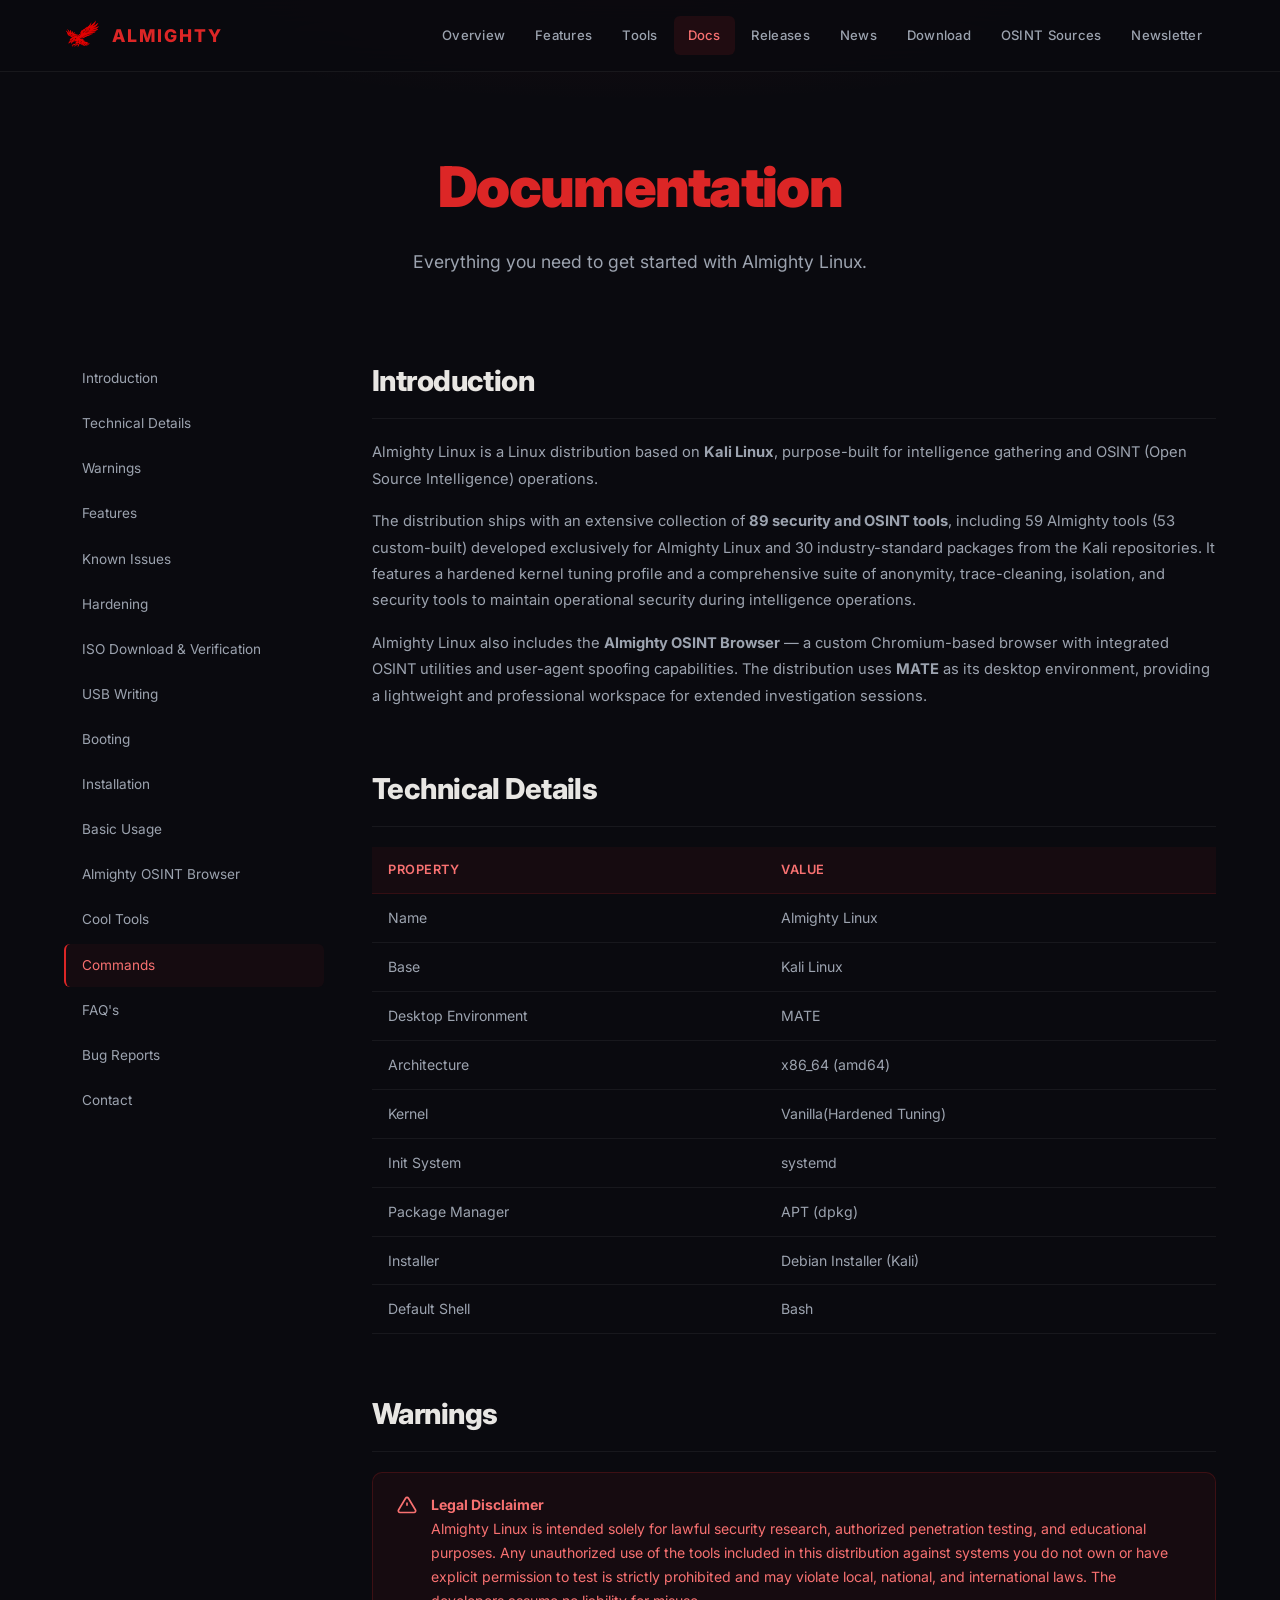
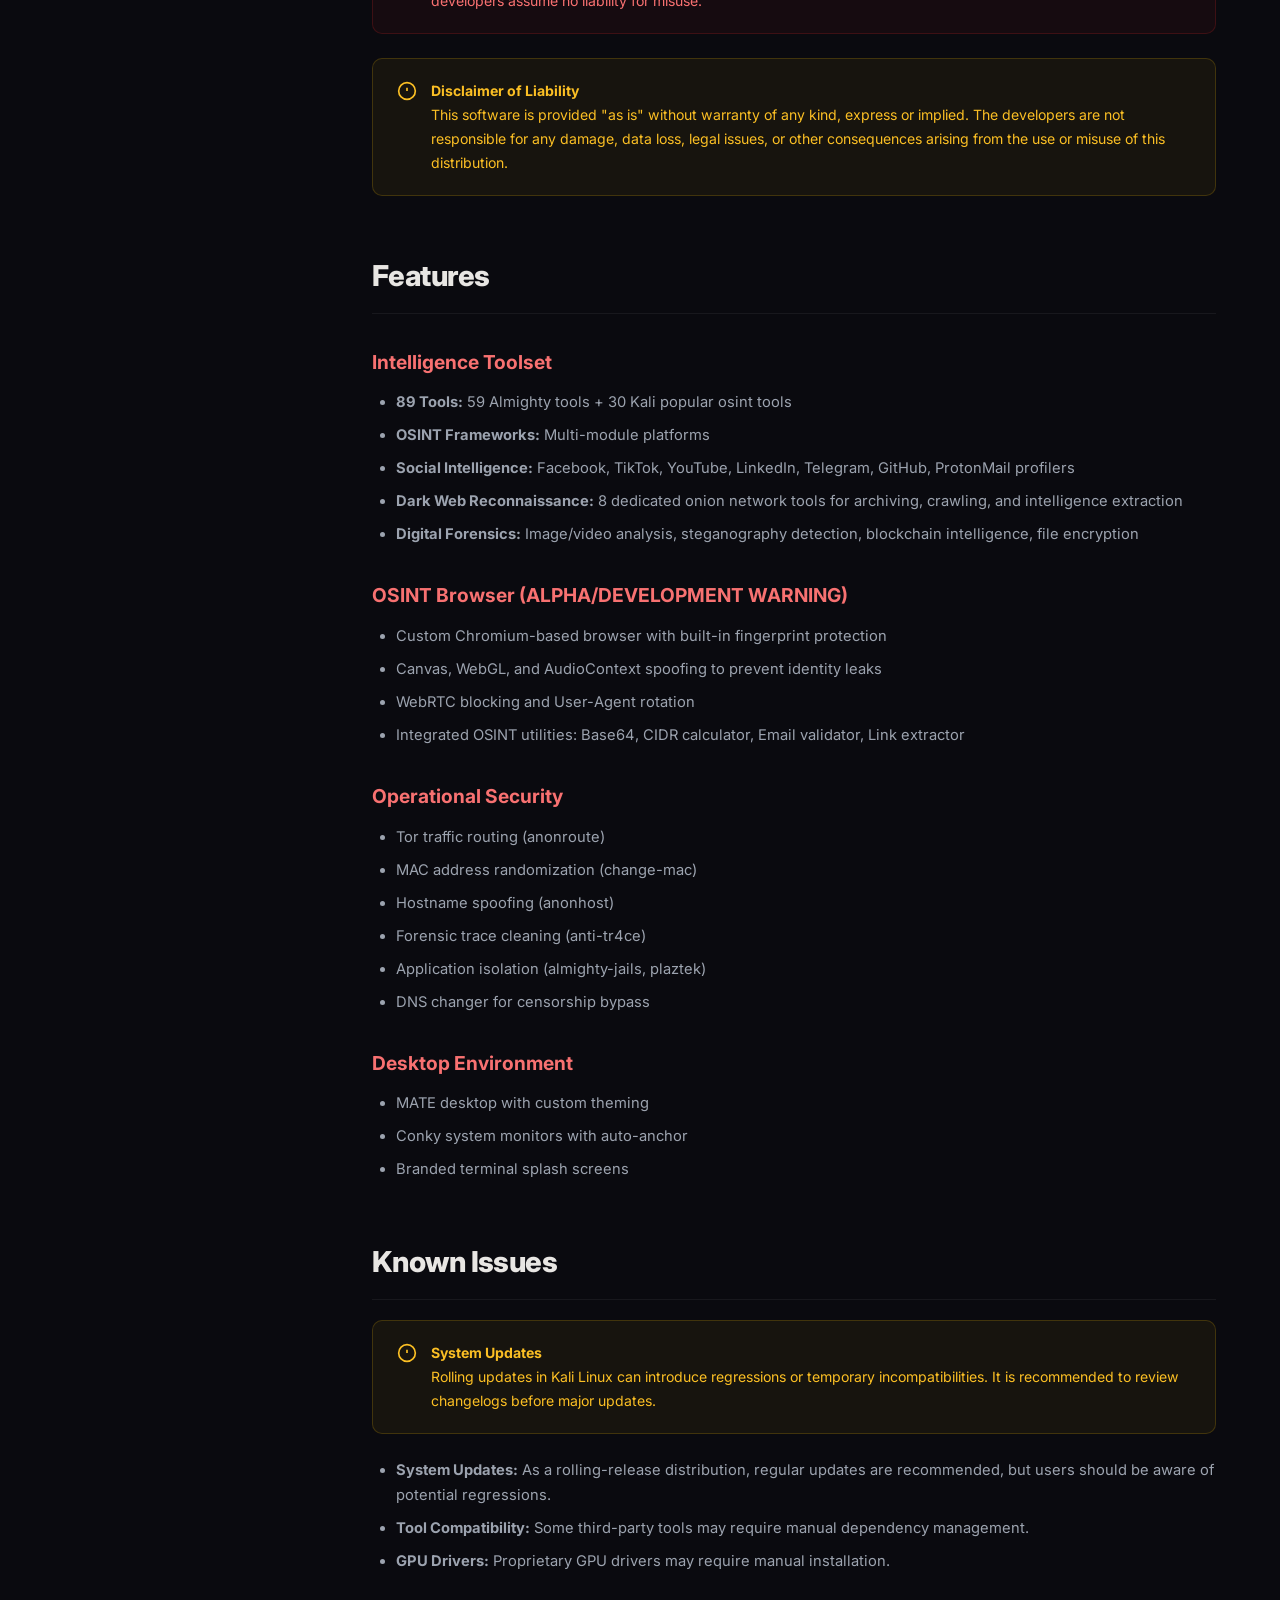
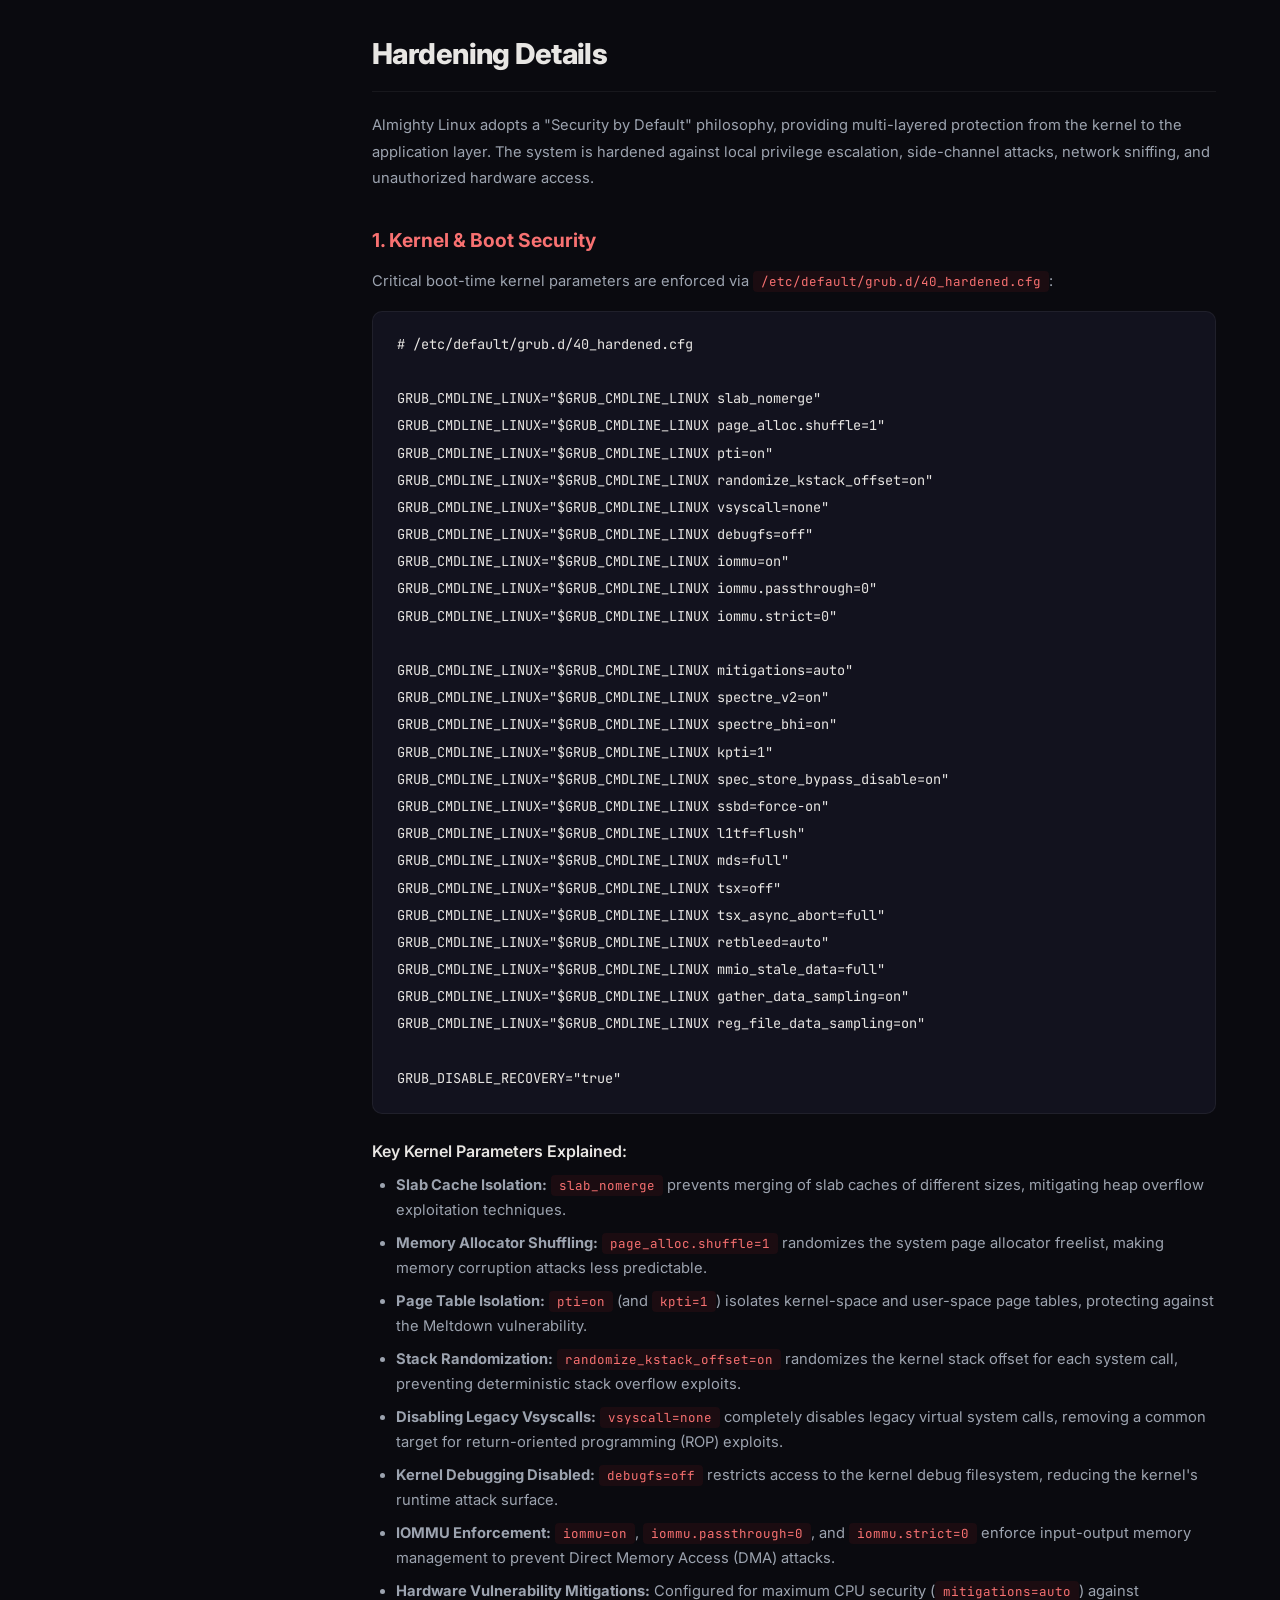
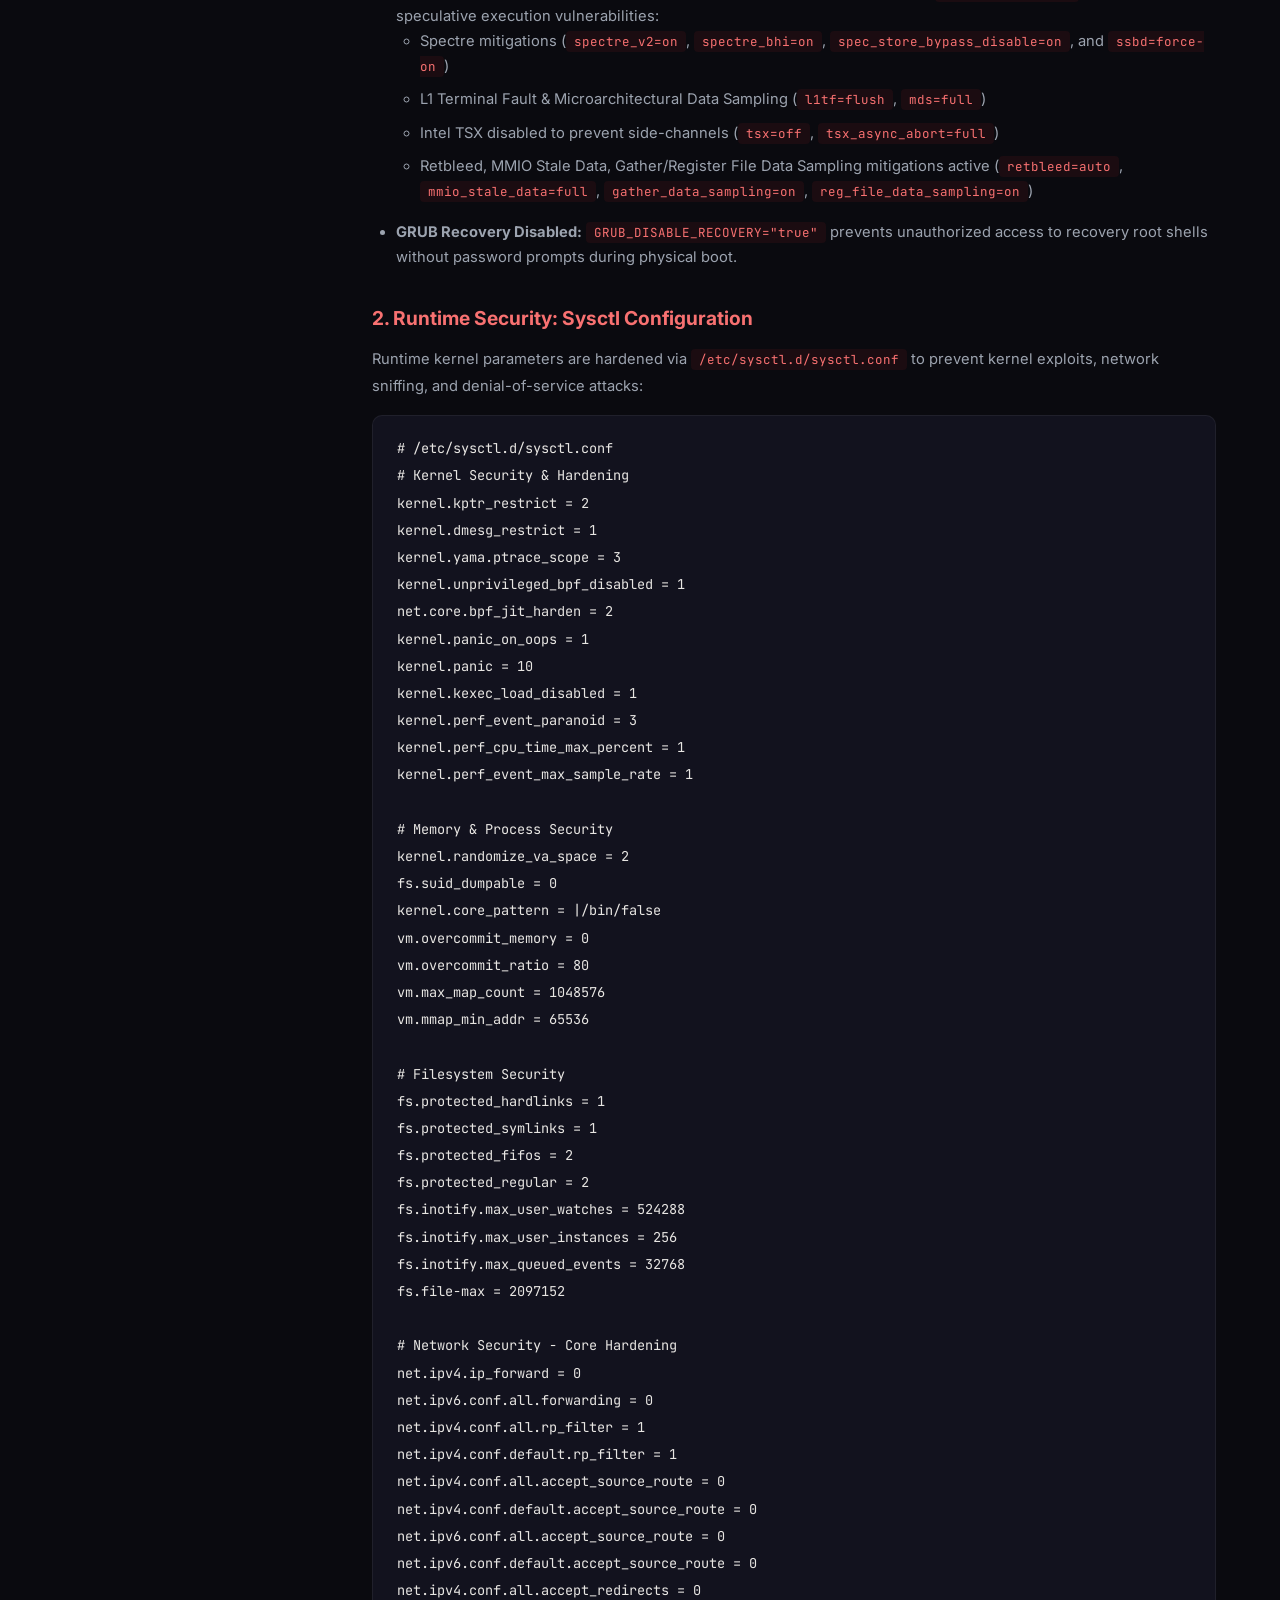
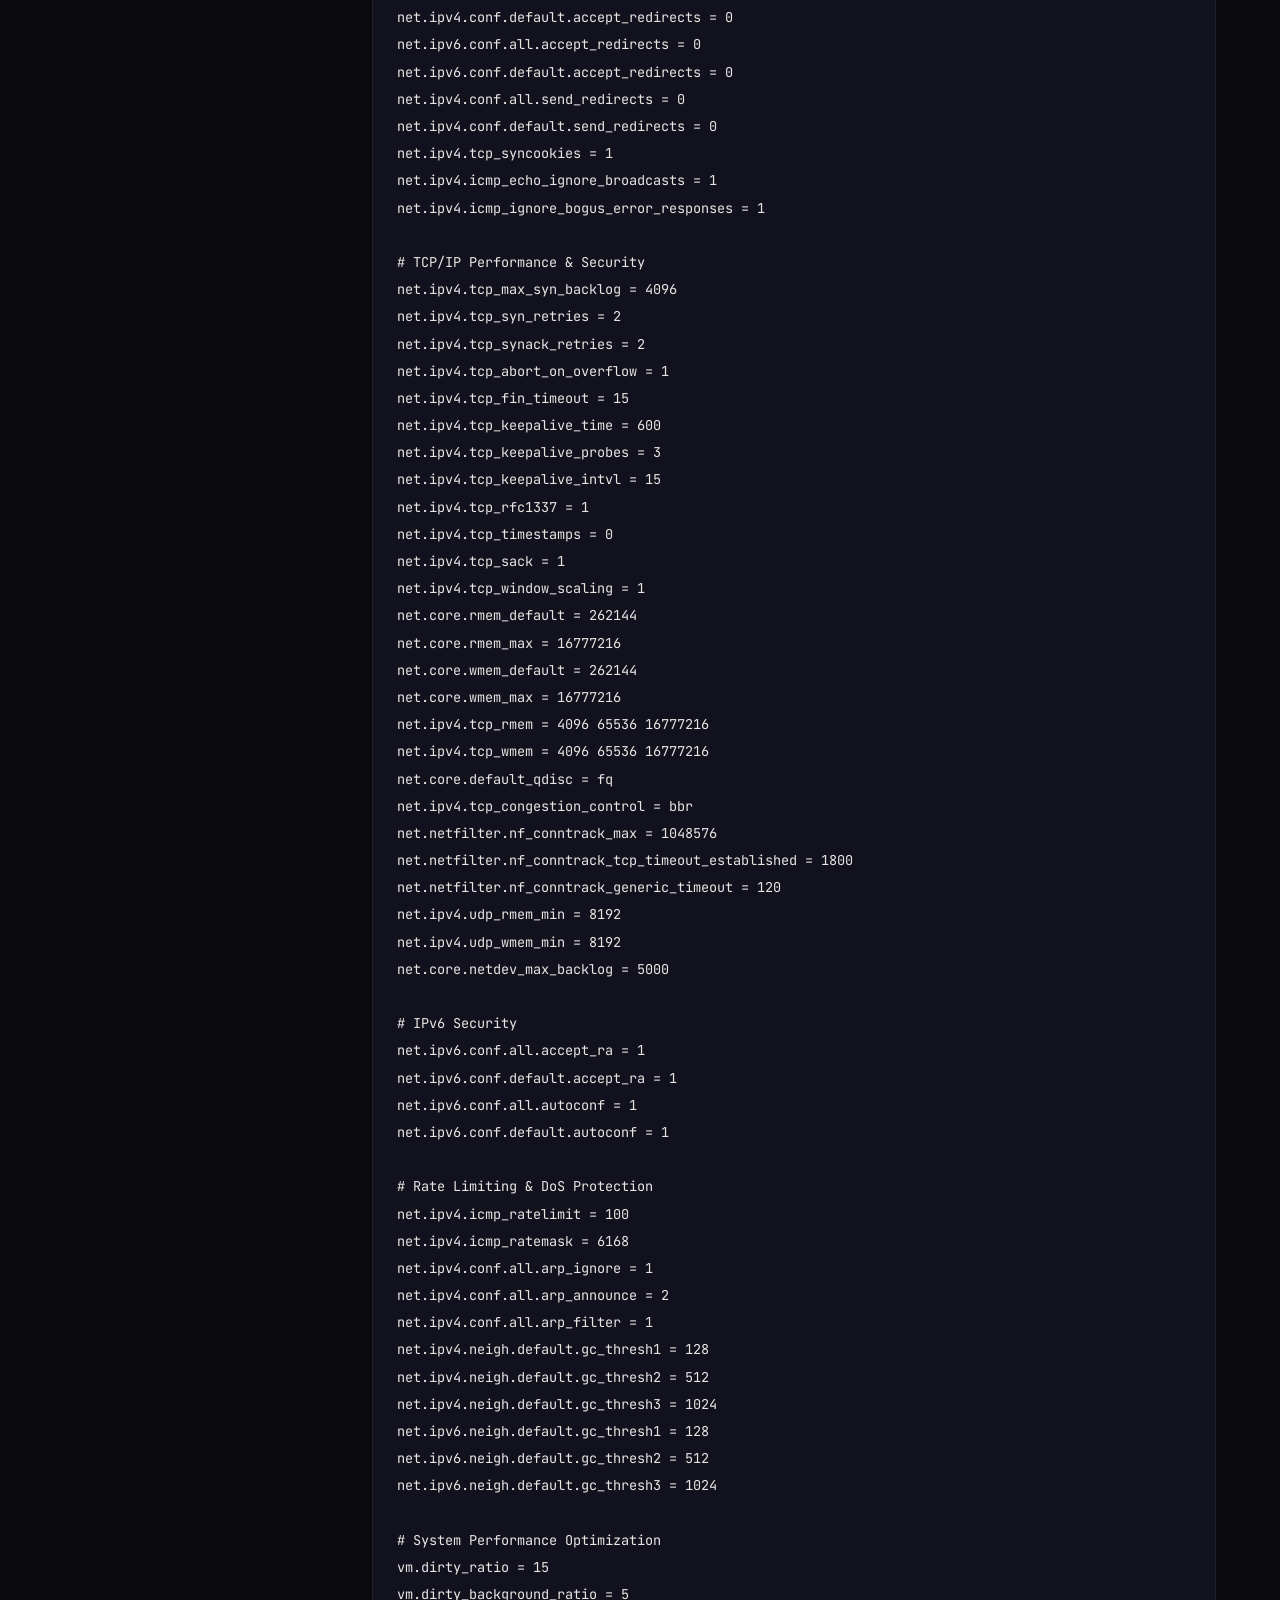
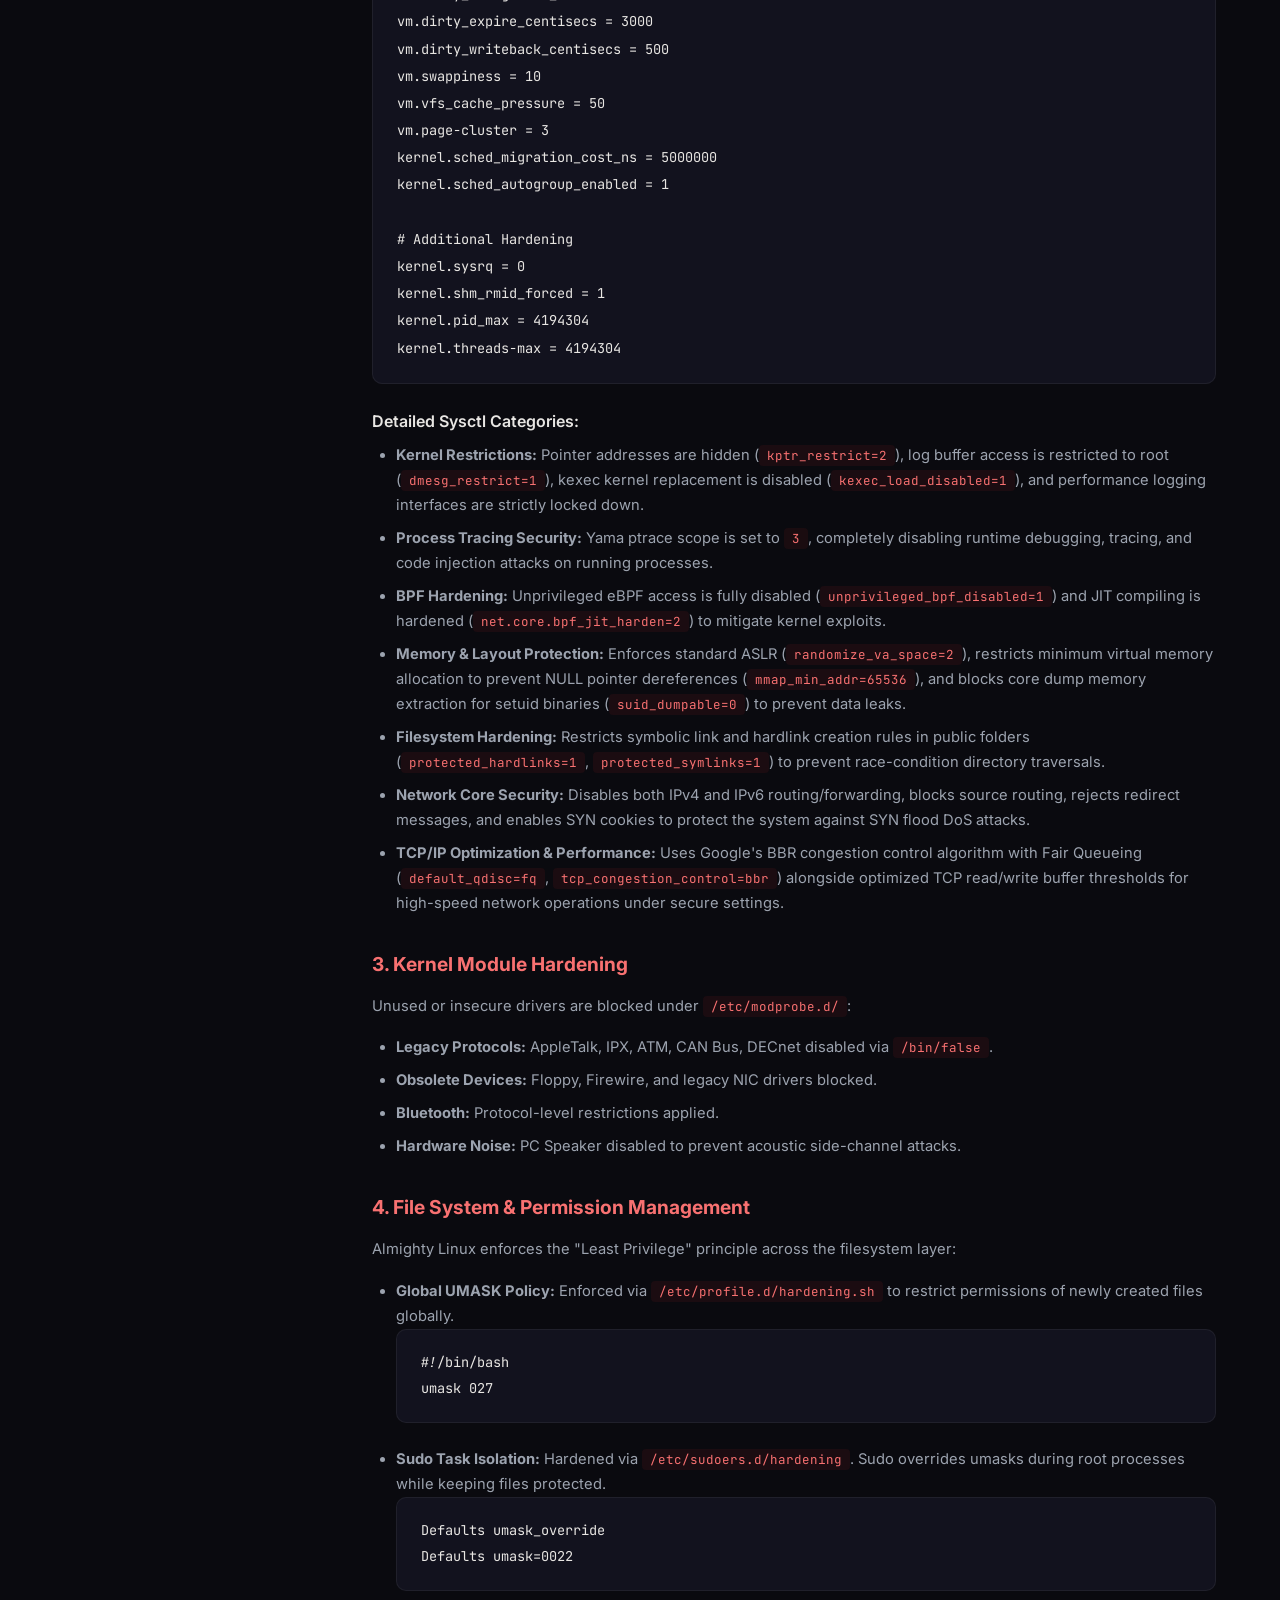
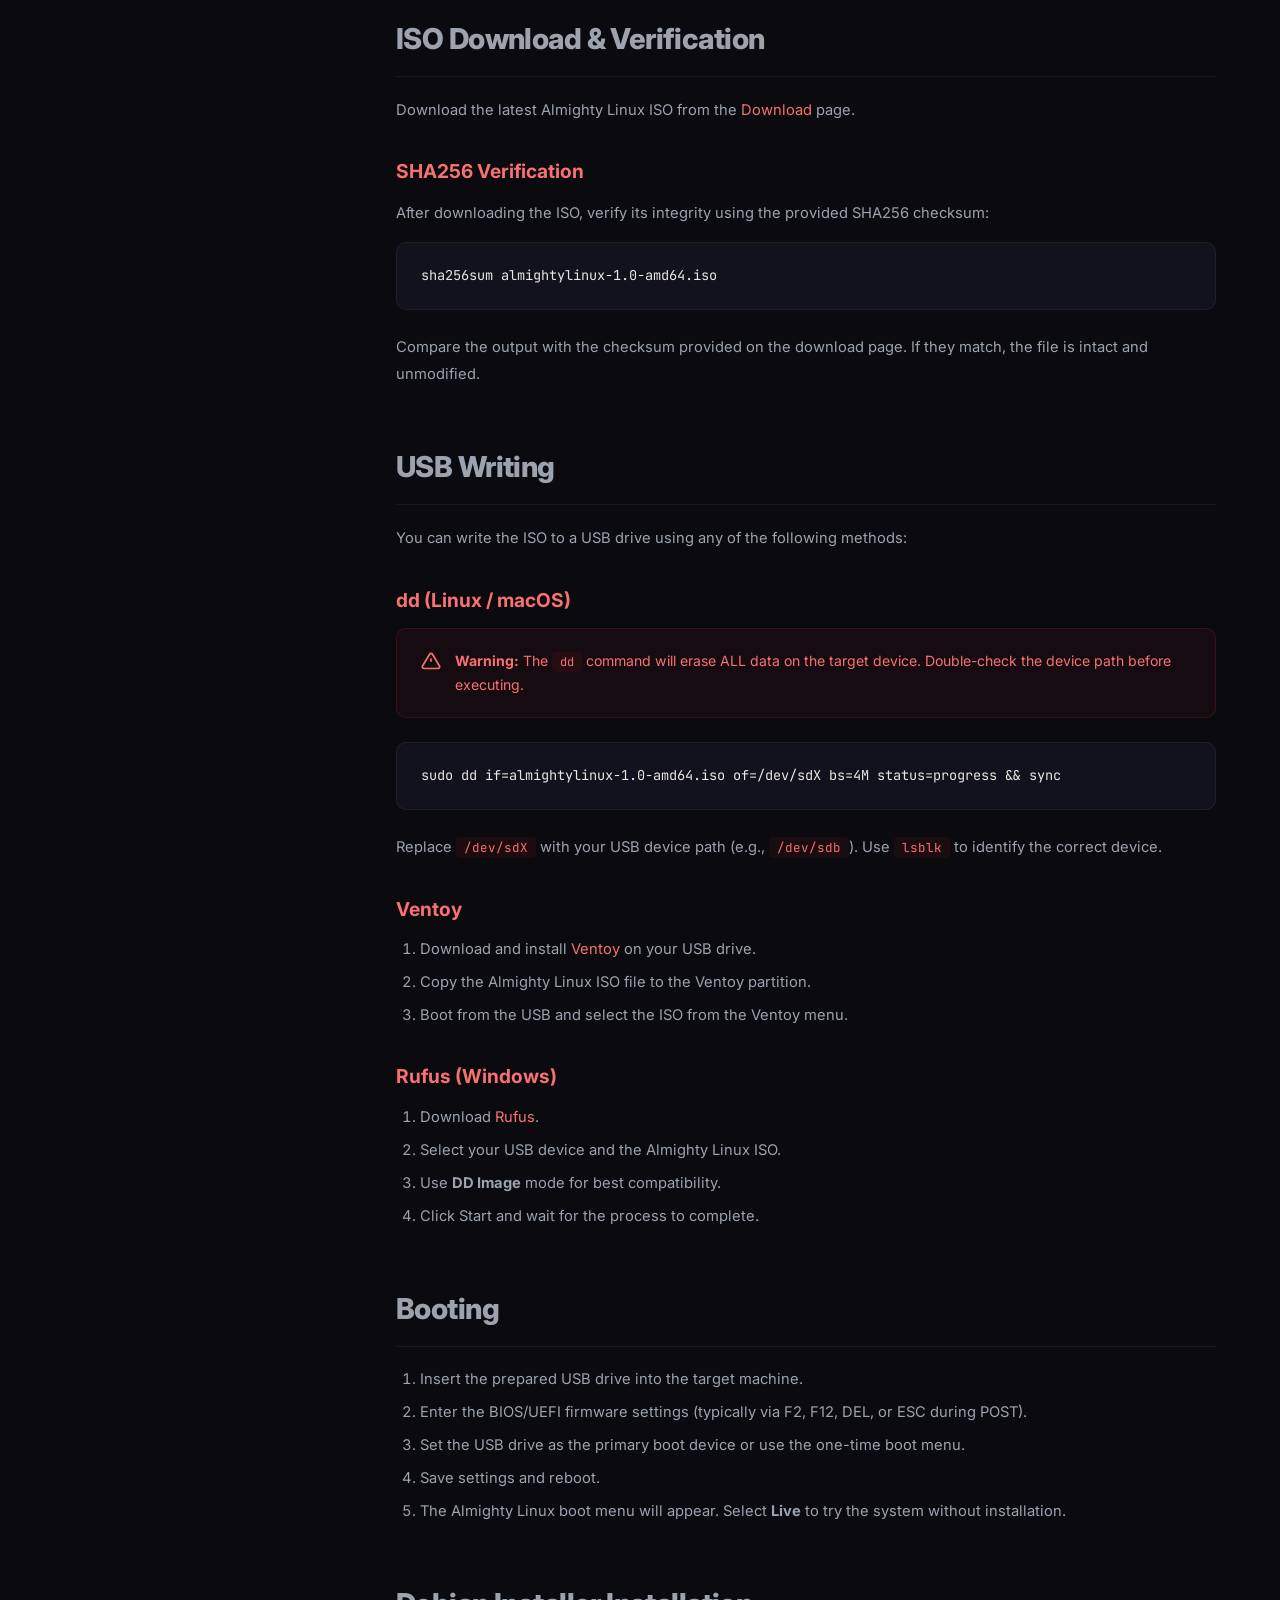
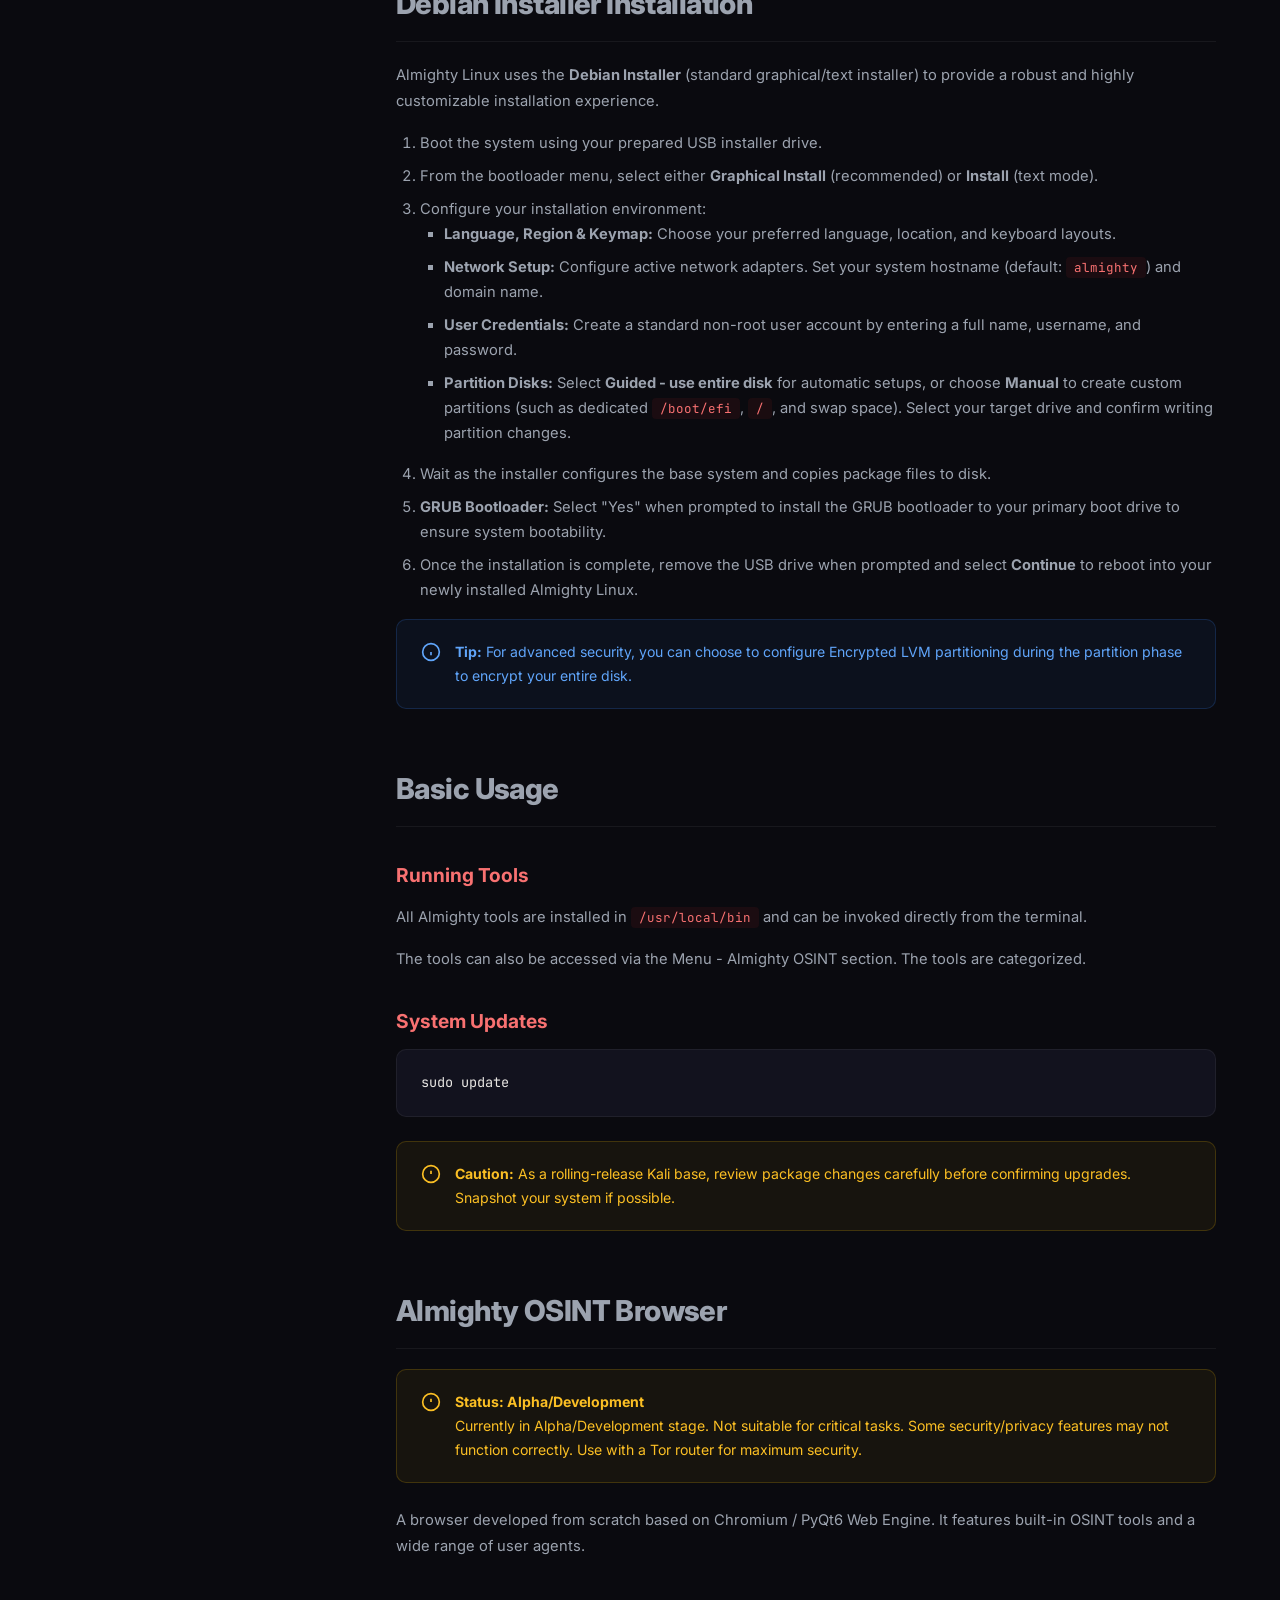
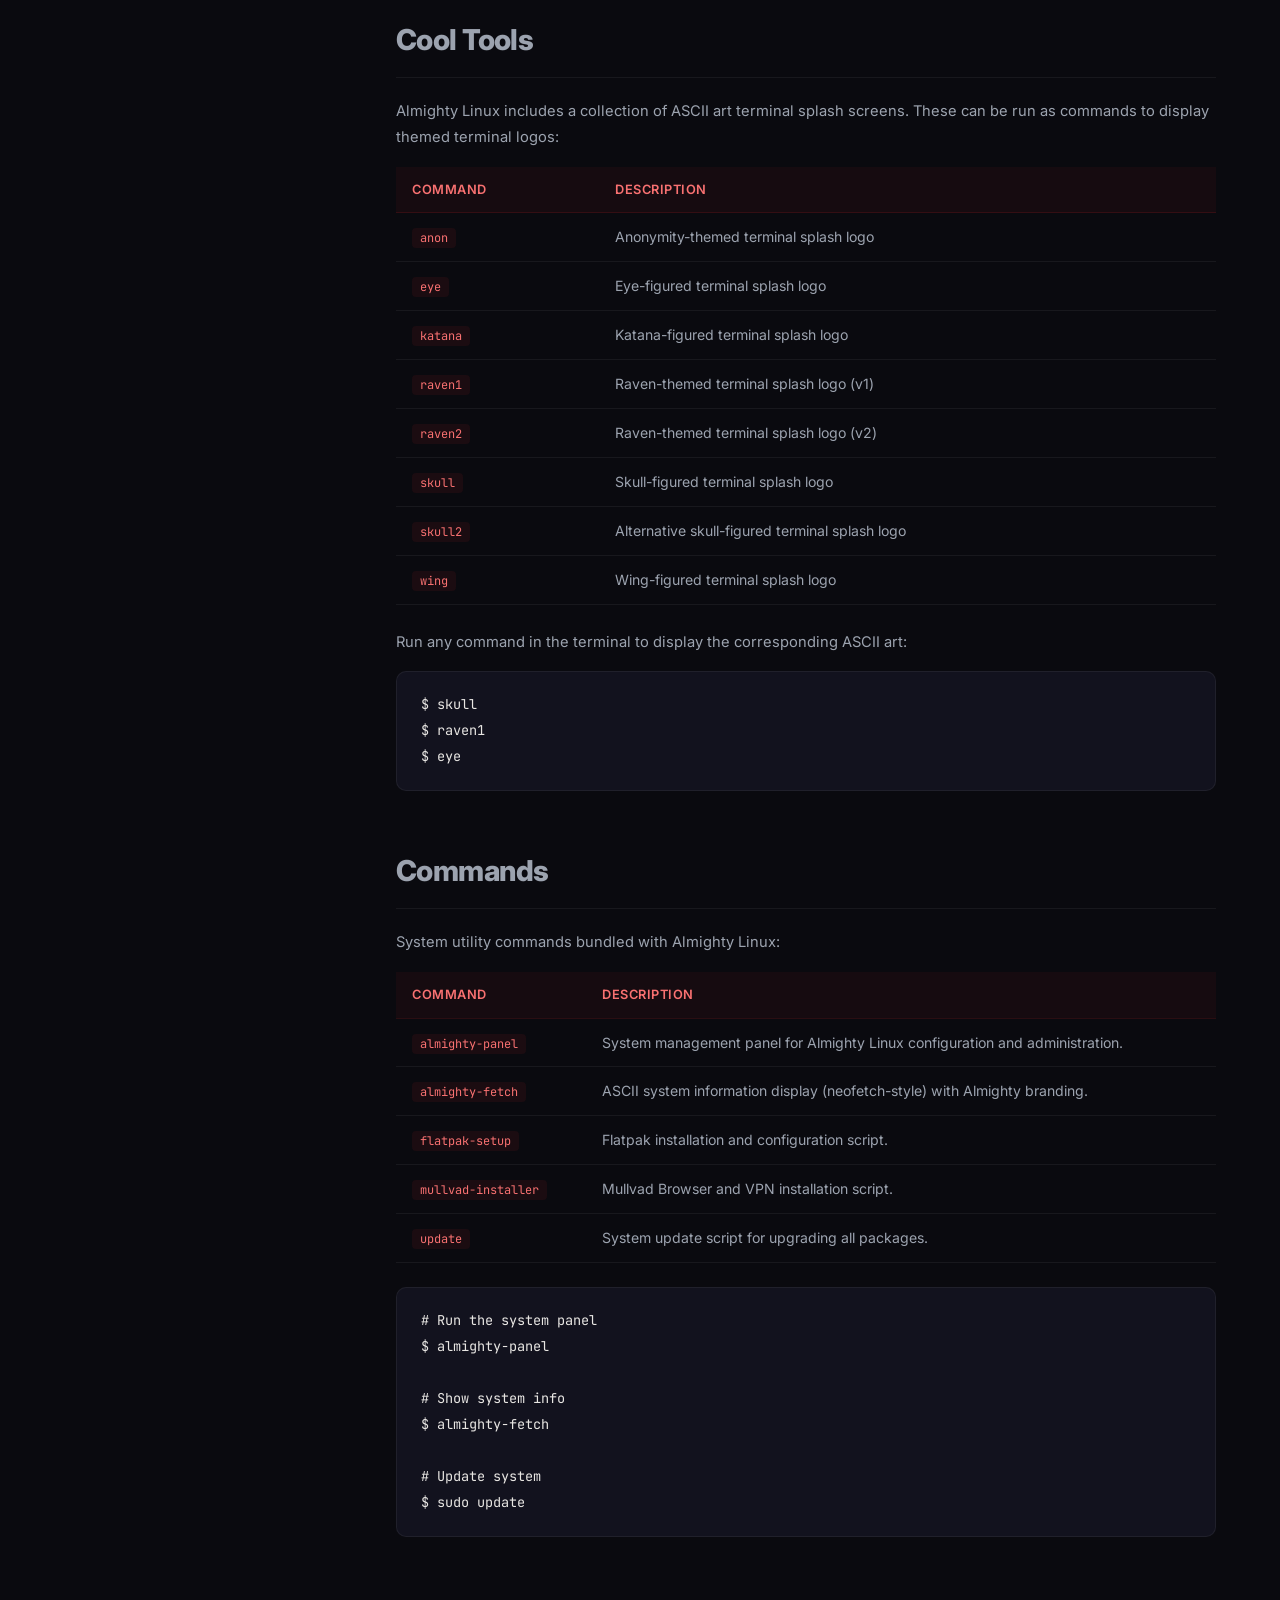
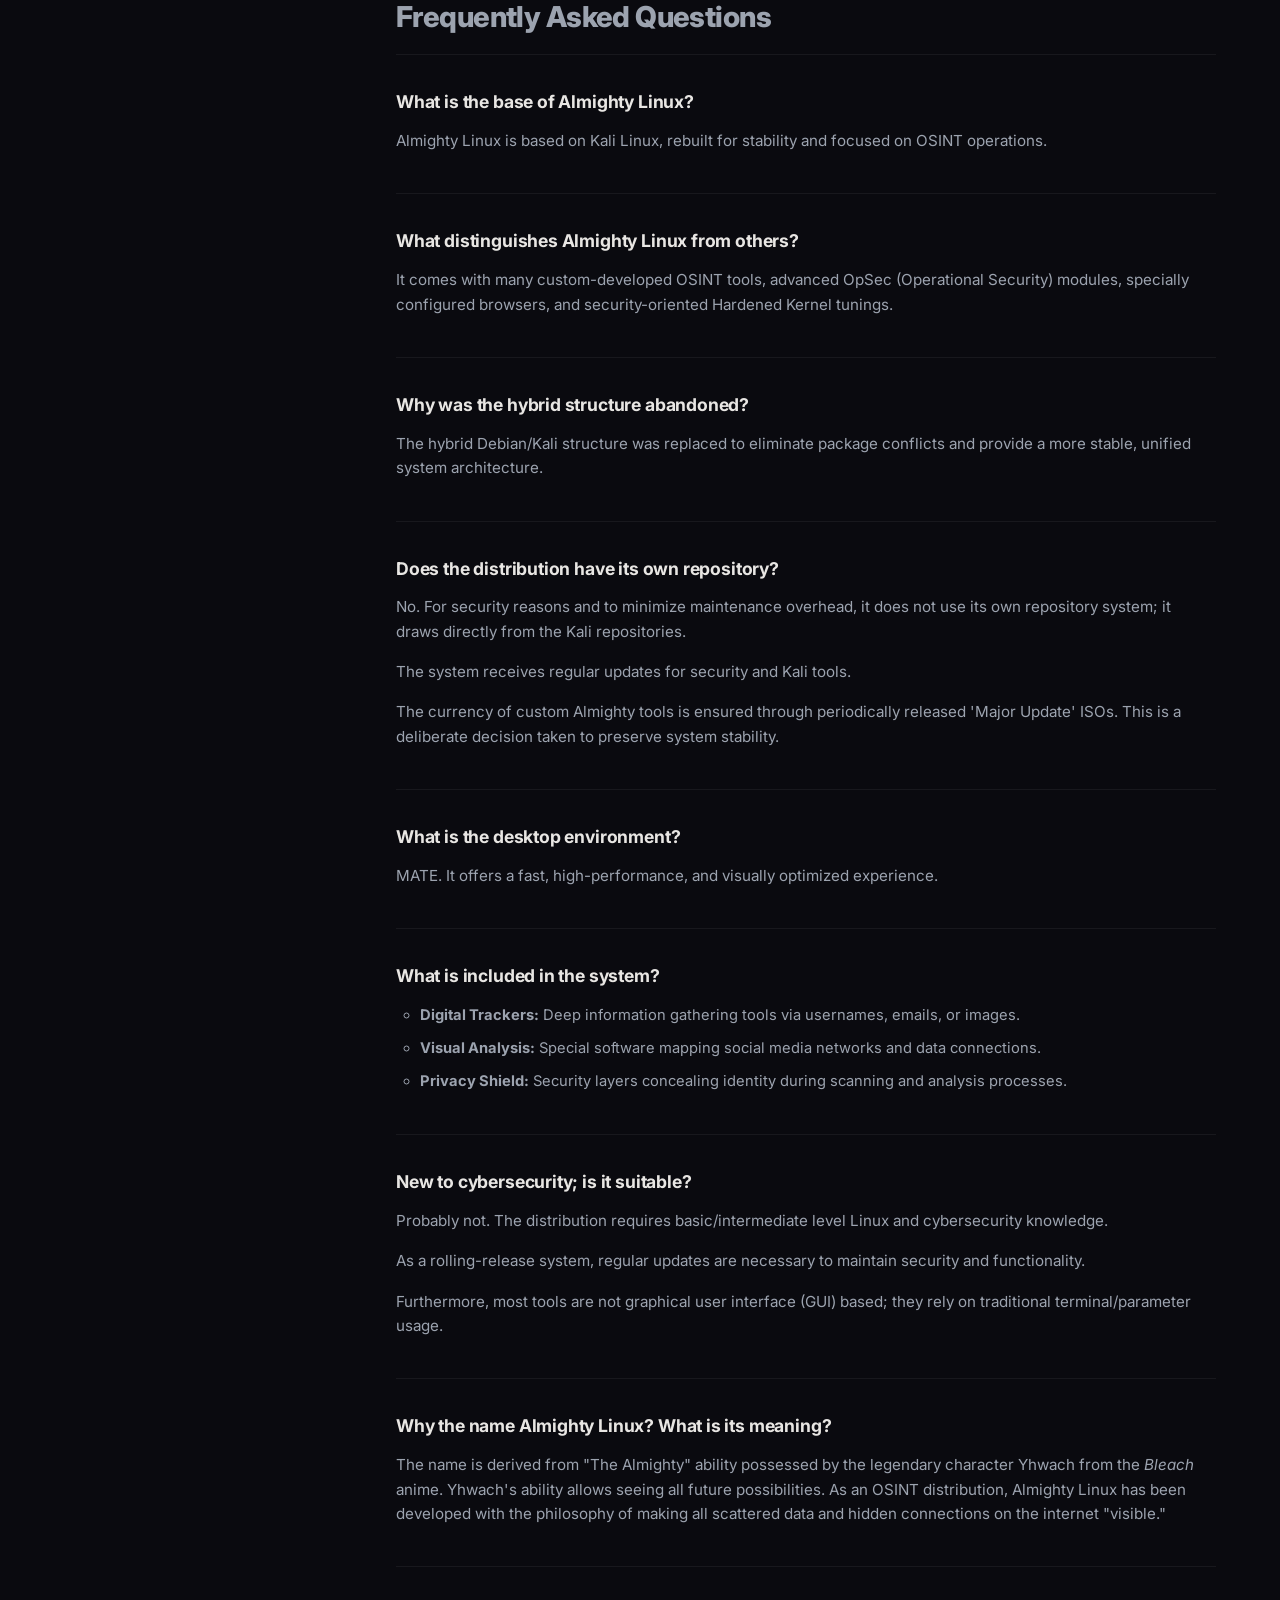
<file: docs.html>
<!DOCTYPE html>
<html lang="en">

<head>
    <meta charset="UTF-8">
    <meta name="viewport" content="width=device-width, initial-scale=1.0">
    <meta name="description"
        content="Almighty Linux Documentation — Installation, configuration, hardening details, and usage guide.">
    <title>Documentation — Almighty Linux</title>
    <link rel="icon" href="Assets/logo.png" type="image/png">
    <link
        href="https://fonts.googleapis.com/css2?family=Inter:wght@300;400;500;600;700;800;900&family=JetBrains+Mono:wght@400;500;700&display=swap"
        rel="stylesheet">
    <link rel="stylesheet" href="style.css">
</head>

<body>


    <nav class="navbar" id="navbar">
        <div class="nav-container">
            <a href="index.html" class="nav-logo">
                <img src="Assets/logo.png" alt="Almighty Linux">
                <span>ALMIGHTY</span>
            </a>
            <button class="nav-toggle" id="navToggle" aria-label="Toggle navigation">
                <span></span><span></span><span></span>
            </button>
            <ul class="nav-links" id="navLinks">
                <li><a href="index.html">Overview</a></li>
                <li><a href="index.html#features">Features</a></li>
                <li><a href="tools.html">Tools</a></li>
                <li><a href="docs.html" class="active">Docs</a></li>
                <li><a href="releases.html">Releases</a></li>
                <li><a href="news.html">News</a></li>
                <li><a href="download.html">Download</a></li>
                <li><a href="osint-sources.html">OSINT Sources</a></li>
                <li><a href="newsletter.html">Newsletter</a></li>
            </ul>
        </div>
    </nav>

    <section class="page-hero">
        <h1><span class="text-red">Documentation</span></h1>
        <p>Everything you need to get started with Almighty Linux.</p>
    </section>

    <section class="section" style="padding-top: 20px;">
        <div class="container">
            <div class="docs-layout">

                <!-- Sidebar -->
                <aside class="docs-sidebar">
                    <ul class="docs-nav">
                        <li><a href="#introduction" class="active">Introduction</a></li>
                        <li><a href="#technical-details">Technical Details</a></li>
                        <li><a href="#warnings">Warnings</a></li>
                        <li><a href="#features">Features</a></li>
                        <li><a href="#known-issues">Known Issues</a></li>
                        <li><a href="#hardening">Hardening</a></li>
                        <li><a href="#download-verify">ISO Download & Verification</a></li>
                        <li><a href="#usb-writing">USB Writing</a></li>
                        <li><a href="#booting">Booting</a></li>
                        <li><a href="#installation">Installation</a></li>
                        <li><a href="#basic-usage">Basic Usage</a></li>
                        <li><a href="#almighty-browser">Almighty OSINT Browser</a></li>
                        <li><a href="#cool-tools">Cool Tools</a></li>
                        <li><a href="#commands">Commands</a></li>
                        <li><a href="#faq">FAQ's</a></li>
                        <li><a href="#bug-reports">Bug Reports</a></li>
                        <li><a href="#contact">Contact</a></li>
                    </ul>
                </aside>

                <!-- Content -->
                <div class="docs-content">

                    <!-- Introduction -->
                    <div class="docs-section" id="introduction">
                        <h2>Introduction</h2>
                        <p>Almighty Linux is a Linux distribution based on <strong>Kali Linux</strong>, purpose-built
                            for intelligence gathering and OSINT (Open Source
                            Intelligence) operations.
                        </p>
                        <p>The distribution ships with an extensive collection of <strong>89 security and OSINT
                                tools</strong>, including 59 Almighty tools (53 custom-built) developed exclusively for
                            Almighty
                            Linux and 30 industry-standard packages from the Kali repositories. It features a hardened
                            kernel tuning profile and a comprehensive suite of anonymity, trace-cleaning, isolation, and
                            security tools to maintain operational security during intelligence operations.</p>
                        <p>Almighty Linux also includes the <strong>Almighty OSINT Browser</strong> — a custom
                            Chromium-based browser with integrated OSINT utilities and user-agent spoofing capabilities.
                            The distribution uses <strong>MATE</strong> as its desktop environment, providing a
                            lightweight and professional workspace for extended investigation sessions.</p>
                    </div>

                    <!-- Technical Details -->
                    <div class="docs-section" id="technical-details">
                        <h2>Technical Details</h2>
                        <table class="docs-table">
                            <thead>
                                <tr>
                                    <th>Property</th>
                                    <th>Value</th>
                                </tr>
                            </thead>
                            <tbody>
                                <tr>
                                    <td>Name</td>
                                    <td>Almighty Linux</td>
                                </tr>
                                <tr>
                                    <td>Base</td>
                                    <td>Kali Linux</td>
                                </tr>
                                <tr>
                                    <td>Desktop Environment</td>
                                    <td>MATE</td>
                                </tr>
                                <tr>
                                    <td>Architecture</td>
                                    <td>x86_64 (amd64)</td>
                                </tr>
                                <tr>
                                    <td>Kernel</td>
                                    <td>Vanilla(Hardened Tuning)</td>
                                </tr>
                                <tr>
                                    <td>Init System</td>
                                    <td>systemd</td>
                                </tr>
                                <tr>
                                    <td>Package Manager</td>
                                    <td>APT (dpkg)</td>
                                </tr>
                                <tr>
                                    <td>Installer</td>
                                    <td>Debian Installer (Kali)</td>
                                </tr>
                                <tr>
                                    <td>Default Shell</td>
                                    <td>Bash</td>
                                </tr>
                            </tbody>
                        </table>
                    </div>

                    <!-- Warnings -->
                    <div class="docs-section" id="warnings">
                        <h2>Warnings</h2>

                        <div class="info-box danger">
                            <svg width="20" height="20" viewBox="0 0 24 24" fill="none" stroke="currentColor"
                                stroke-width="2">
                                <path
                                    d="M10.29 3.86L1.82 18a2 2 0 0 0 1.71 3h16.94a2 2 0 0 0 1.71-3L13.71 3.86a2 2 0 0 0-3.42 0z" />
                                <line x1="12" y1="9" x2="12" y2="13" />
                                <line x1="12" y1="17" x2="12.01" y2="17" />
                            </svg>
                            <div>
                                <strong>Legal Disclaimer</strong><br>
                                Almighty Linux is intended solely for lawful security research, authorized penetration
                                testing, and educational purposes. Any unauthorized use of the tools included in this
                                distribution against systems you do not own or have explicit permission to test is
                                strictly prohibited and may violate local, national, and international laws. The
                                developers assume no liability for misuse.
                            </div>
                        </div>

                        <div class="info-box warning">
                            <svg width="20" height="20" viewBox="0 0 24 24" fill="none" stroke="currentColor"
                                stroke-width="2">
                                <circle cx="12" cy="12" r="10" />
                                <line x1="12" y1="8" x2="12" y2="12" />
                                <line x1="12" y1="16" x2="12.01" y2="16" />
                            </svg>
                            <div>
                                <strong>Disclaimer of Liability</strong><br>
                                This software is provided "as is" without warranty of any kind, express or implied. The
                                developers are not responsible for any damage, data loss, legal issues, or other
                                consequences arising from the use or misuse of this distribution.
                            </div>
                        </div>
                    </div>

                    <!-- Features -->
                    <div class="docs-section" id="features">
                        <h2>Features</h2>
                        <h3>Intelligence Toolset</h3>
                        <ul>
                            <li><strong>89 Tools:</strong> 59 Almighty tools + 30 Kali popular osint tools
                            </li>
                            <li><strong>OSINT Frameworks:</strong> Multi-module platforms</li>
                            <li><strong>Social Intelligence:</strong> Facebook, TikTok, YouTube, LinkedIn, Telegram,
                                GitHub, ProtonMail profilers</li>
                            <li><strong>Dark Web Reconnaissance:</strong> 8 dedicated onion network tools for archiving,
                                crawling, and intelligence extraction</li>
                            <li><strong>Digital Forensics:</strong> Image/video analysis, steganography detection,
                                blockchain intelligence, file encryption</li>
                        </ul>

                        <h3>OSINT Browser (ALPHA/DEVELOPMENT WARNING)</h3>
                        <ul>
                            <li>Custom Chromium-based browser with built-in fingerprint protection</li>
                            <li>Canvas, WebGL, and AudioContext spoofing to prevent identity leaks</li>
                            <li>WebRTC blocking and User-Agent rotation</li>
                            <li>Integrated OSINT utilities: Base64, CIDR calculator, Email validator, Link extractor
                            </li>
                        </ul>

                        <h3>Operational Security</h3>
                        <ul>
                            <li>Tor traffic routing (anonroute)</li>
                            <li>MAC address randomization (change-mac)</li>
                            <li>Hostname spoofing (anonhost)</li>
                            <li>Forensic trace cleaning (anti-tr4ce)</li>
                            <li>Application isolation (almighty-jails, plaztek)</li>
                            <li>DNS changer for censorship bypass</li>
                        </ul>

                        <h3>Desktop Environment</h3>
                        <ul>
                            <li>MATE desktop with custom theming</li>
                            <li>Conky system monitors with auto-anchor</li>
                            <li>Branded terminal splash screens</li>
                        </ul>
                    </div>

                    <!-- Known Issues -->
                    <div class="docs-section" id="known-issues">
                        <h2>Known Issues</h2>

                        <div class="info-box warning">
                            <svg width="20" height="20" viewBox="0 0 24 24" fill="none" stroke="currentColor"
                                stroke-width="2">
                                <circle cx="12" cy="12" r="10" />
                                <line x1="12" y1="8" x2="12" y2="12" />
                                <line x1="12" y1="16" x2="12.01" y2="16" />
                            </svg>
                            <div>
                                <strong>System Updates</strong><br>
                                Rolling updates in Kali Linux can introduce regressions or temporary
                                incompatibilities. It is recommended to review changelogs before major updates.
                            </div>
                        </div>

                        <ul>
                            <li><strong>System Updates:</strong> As a rolling-release distribution, regular updates are
                                recommended, but users should be aware of potential regressions.</li>
                            <li><strong>Tool Compatibility:</strong> Some third-party tools may require manual
                                dependency management.</li>
                            <li><strong>GPU Drivers:</strong> Proprietary GPU drivers may require manual installation.
                            </li>
                        </ul>
                    </div>

                    <!-- Hardening -->
                    <div class="docs-section" id="hardening">
                        <h2>Hardening Details</h2>
                        <p>Almighty Linux adopts a "Security by Default" philosophy, providing multi-layered protection
                            from the kernel to the application layer. The system is hardened against local privilege
                            escalation, side-channel attacks, network sniffing, and unauthorized hardware access.</p>

                        <h3>1. Kernel & Boot Security</h3>
                        <p>Critical boot-time kernel parameters are enforced via
                            <code>/etc/default/grub.d/40_hardened.cfg</code>:</p>
                        <pre><code># /etc/default/grub.d/40_hardened.cfg

GRUB_CMDLINE_LINUX="$GRUB_CMDLINE_LINUX slab_nomerge"
GRUB_CMDLINE_LINUX="$GRUB_CMDLINE_LINUX page_alloc.shuffle=1"
GRUB_CMDLINE_LINUX="$GRUB_CMDLINE_LINUX pti=on"
GRUB_CMDLINE_LINUX="$GRUB_CMDLINE_LINUX randomize_kstack_offset=on"
GRUB_CMDLINE_LINUX="$GRUB_CMDLINE_LINUX vsyscall=none"
GRUB_CMDLINE_LINUX="$GRUB_CMDLINE_LINUX debugfs=off"
GRUB_CMDLINE_LINUX="$GRUB_CMDLINE_LINUX iommu=on"
GRUB_CMDLINE_LINUX="$GRUB_CMDLINE_LINUX iommu.passthrough=0"
GRUB_CMDLINE_LINUX="$GRUB_CMDLINE_LINUX iommu.strict=0"

GRUB_CMDLINE_LINUX="$GRUB_CMDLINE_LINUX mitigations=auto"
GRUB_CMDLINE_LINUX="$GRUB_CMDLINE_LINUX spectre_v2=on"
GRUB_CMDLINE_LINUX="$GRUB_CMDLINE_LINUX spectre_bhi=on"
GRUB_CMDLINE_LINUX="$GRUB_CMDLINE_LINUX kpti=1"
GRUB_CMDLINE_LINUX="$GRUB_CMDLINE_LINUX spec_store_bypass_disable=on"
GRUB_CMDLINE_LINUX="$GRUB_CMDLINE_LINUX ssbd=force-on"
GRUB_CMDLINE_LINUX="$GRUB_CMDLINE_LINUX l1tf=flush"
GRUB_CMDLINE_LINUX="$GRUB_CMDLINE_LINUX mds=full"
GRUB_CMDLINE_LINUX="$GRUB_CMDLINE_LINUX tsx=off"
GRUB_CMDLINE_LINUX="$GRUB_CMDLINE_LINUX tsx_async_abort=full"
GRUB_CMDLINE_LINUX="$GRUB_CMDLINE_LINUX retbleed=auto"
GRUB_CMDLINE_LINUX="$GRUB_CMDLINE_LINUX mmio_stale_data=full"
GRUB_CMDLINE_LINUX="$GRUB_CMDLINE_LINUX gather_data_sampling=on"
GRUB_CMDLINE_LINUX="$GRUB_CMDLINE_LINUX reg_file_data_sampling=on"

GRUB_DISABLE_RECOVERY="true"</code></pre>

                        <h4>Key Kernel Parameters Explained:</h4>
                        <ul>
                            <li><strong>Slab Cache Isolation:</strong> <code>slab_nomerge</code> prevents merging of
                                slab caches of different sizes, mitigating heap overflow exploitation techniques.</li>
                            <li><strong>Memory Allocator Shuffling:</strong> <code>page_alloc.shuffle=1</code>
                                randomizes the system page allocator freelist, making memory corruption attacks less
                                predictable.</li>
                            <li><strong>Page Table Isolation:</strong> <code>pti=on</code> (and <code>kpti=1</code>)
                                isolates kernel-space and user-space page tables, protecting against the Meltdown
                                vulnerability.</li>
                            <li><strong>Stack Randomization:</strong> <code>randomize_kstack_offset=on</code> randomizes
                                the kernel stack offset for each system call, preventing deterministic stack overflow
                                exploits.</li>
                            <li><strong>Disabling Legacy Vsyscalls:</strong> <code>vsyscall=none</code> completely
                                disables legacy virtual system calls, removing a common target for return-oriented
                                programming (ROP) exploits.</li>
                            <li><strong>Kernel Debugging Disabled:</strong> <code>debugfs=off</code> restricts access to
                                the kernel debug filesystem, reducing the kernel's runtime attack surface.</li>
                            <li><strong>IOMMU Enforcement:</strong> <code>iommu=on</code>,
                                <code>iommu.passthrough=0</code>, and <code>iommu.strict=0</code> enforce input-output
                                memory management to prevent Direct Memory Access (DMA) attacks.</li>
                            <li><strong>Hardware Vulnerability Mitigations:</strong> Configured for maximum CPU security
                                (<code>mitigations=auto</code>) against speculative execution vulnerabilities:
                                <ul>
                                    <li>Spectre mitigations (<code>spectre_v2=on</code>, <code>spectre_bhi=on</code>,
                                        <code>spec_store_bypass_disable=on</code>, and <code>ssbd=force-on</code>)</li>
                                    <li>L1 Terminal Fault & Microarchitectural Data Sampling (<code>l1tf=flush</code>,
                                        <code>mds=full</code>)</li>
                                    <li>Intel TSX disabled to prevent side-channels (<code>tsx=off</code>,
                                        <code>tsx_async_abort=full</code>)</li>
                                    <li>Retbleed, MMIO Stale Data, Gather/Register File Data Sampling mitigations active
                                        (<code>retbleed=auto</code>, <code>mmio_stale_data=full</code>,
                                        <code>gather_data_sampling=on</code>, <code>reg_file_data_sampling=on</code>)
                                    </li>
                                </ul>
                            </li>
                            <li><strong>GRUB Recovery Disabled:</strong> <code>GRUB_DISABLE_RECOVERY="true"</code>
                                prevents unauthorized access to recovery root shells without password prompts during
                                physical boot.</li>
                        </ul>

                        <h3>2. Runtime Security: Sysctl Configuration</h3>
                        <p>Runtime kernel parameters are hardened via <code>/etc/sysctl.d/sysctl.conf</code> to prevent
                            kernel exploits, network sniffing, and denial-of-service attacks:</p>
                        <pre><code># /etc/sysctl.d/sysctl.conf
# Kernel Security & Hardening
kernel.kptr_restrict = 2
kernel.dmesg_restrict = 1
kernel.yama.ptrace_scope = 3
kernel.unprivileged_bpf_disabled = 1
net.core.bpf_jit_harden = 2
kernel.panic_on_oops = 1
kernel.panic = 10
kernel.kexec_load_disabled = 1
kernel.perf_event_paranoid = 3
kernel.perf_cpu_time_max_percent = 1
kernel.perf_event_max_sample_rate = 1

# Memory & Process Security
kernel.randomize_va_space = 2
fs.suid_dumpable = 0
kernel.core_pattern = |/bin/false
vm.overcommit_memory = 0
vm.overcommit_ratio = 80
vm.max_map_count = 1048576
vm.mmap_min_addr = 65536

# Filesystem Security
fs.protected_hardlinks = 1
fs.protected_symlinks = 1
fs.protected_fifos = 2
fs.protected_regular = 2
fs.inotify.max_user_watches = 524288
fs.inotify.max_user_instances = 256
fs.inotify.max_queued_events = 32768
fs.file-max = 2097152

# Network Security - Core Hardening
net.ipv4.ip_forward = 0
net.ipv6.conf.all.forwarding = 0
net.ipv4.conf.all.rp_filter = 1
net.ipv4.conf.default.rp_filter = 1
net.ipv4.conf.all.accept_source_route = 0
net.ipv4.conf.default.accept_source_route = 0
net.ipv6.conf.all.accept_source_route = 0
net.ipv6.conf.default.accept_source_route = 0
net.ipv4.conf.all.accept_redirects = 0
net.ipv4.conf.default.accept_redirects = 0
net.ipv6.conf.all.accept_redirects = 0
net.ipv6.conf.default.accept_redirects = 0
net.ipv4.conf.all.send_redirects = 0
net.ipv4.conf.default.send_redirects = 0
net.ipv4.tcp_syncookies = 1
net.ipv4.icmp_echo_ignore_broadcasts = 1
net.ipv4.icmp_ignore_bogus_error_responses = 1

# TCP/IP Performance & Security
net.ipv4.tcp_max_syn_backlog = 4096
net.ipv4.tcp_syn_retries = 2
net.ipv4.tcp_synack_retries = 2
net.ipv4.tcp_abort_on_overflow = 1
net.ipv4.tcp_fin_timeout = 15
net.ipv4.tcp_keepalive_time = 600
net.ipv4.tcp_keepalive_probes = 3
net.ipv4.tcp_keepalive_intvl = 15
net.ipv4.tcp_rfc1337 = 1
net.ipv4.tcp_timestamps = 0
net.ipv4.tcp_sack = 1
net.ipv4.tcp_window_scaling = 1
net.core.rmem_default = 262144
net.core.rmem_max = 16777216
net.core.wmem_default = 262144
net.core.wmem_max = 16777216
net.ipv4.tcp_rmem = 4096 65536 16777216
net.ipv4.tcp_wmem = 4096 65536 16777216
net.core.default_qdisc = fq
net.ipv4.tcp_congestion_control = bbr
net.netfilter.nf_conntrack_max = 1048576
net.netfilter.nf_conntrack_tcp_timeout_established = 1800
net.netfilter.nf_conntrack_generic_timeout = 120
net.ipv4.udp_rmem_min = 8192
net.ipv4.udp_wmem_min = 8192
net.core.netdev_max_backlog = 5000

# IPv6 Security
net.ipv6.conf.all.accept_ra = 1
net.ipv6.conf.default.accept_ra = 1
net.ipv6.conf.all.autoconf = 1
net.ipv6.conf.default.autoconf = 1

# Rate Limiting & DoS Protection
net.ipv4.icmp_ratelimit = 100
net.ipv4.icmp_ratemask = 6168
net.ipv4.conf.all.arp_ignore = 1
net.ipv4.conf.all.arp_announce = 2
net.ipv4.conf.all.arp_filter = 1
net.ipv4.neigh.default.gc_thresh1 = 128
net.ipv4.neigh.default.gc_thresh2 = 512
net.ipv4.neigh.default.gc_thresh3 = 1024
net.ipv6.neigh.default.gc_thresh1 = 128
net.ipv6.neigh.default.gc_thresh2 = 512
net.ipv6.neigh.default.gc_thresh3 = 1024

# System Performance Optimization
vm.dirty_ratio = 15
vm.dirty_background_ratio = 5
vm.dirty_expire_centisecs = 3000
vm.dirty_writeback_centisecs = 500
vm.swappiness = 10
vm.vfs_cache_pressure = 50
vm.page-cluster = 3
kernel.sched_migration_cost_ns = 5000000
kernel.sched_autogroup_enabled = 1

# Additional Hardening
kernel.sysrq = 0
kernel.shm_rmid_forced = 1
kernel.pid_max = 4194304
kernel.threads-max = 4194304</code></pre>

                        <h4>Detailed Sysctl Categories:</h4>
                        <ul>
                            <li><strong>Kernel Restrictions:</strong> Pointer addresses are hidden
                                (<code>kptr_restrict=2</code>), log buffer access is restricted to root
                                (<code>dmesg_restrict=1</code>), kexec kernel replacement is disabled
                                (<code>kexec_load_disabled=1</code>), and performance logging interfaces are strictly
                                locked down.</li>
                            <li><strong>Process Tracing Security:</strong> Yama ptrace scope is set to <code>3</code>,
                                completely disabling runtime debugging, tracing, and code injection attacks on running
                                processes.</li>
                            <li><strong>BPF Hardening:</strong> Unprivileged eBPF access is fully disabled
                                (<code>unprivileged_bpf_disabled=1</code>) and JIT compiling is hardened
                                (<code>net.core.bpf_jit_harden=2</code>) to mitigate kernel exploits.</li>
                            <li><strong>Memory & Layout Protection:</strong> Enforces standard ASLR
                                (<code>randomize_va_space=2</code>), restricts minimum virtual memory allocation to
                                prevent NULL pointer dereferences (<code>mmap_min_addr=65536</code>), and blocks core
                                dump memory extraction for setuid binaries (<code>suid_dumpable=0</code>) to prevent
                                data leaks.</li>
                            <li><strong>Filesystem Hardening:</strong> Restricts symbolic link and hardlink creation
                                rules in public folders (<code>protected_hardlinks=1</code>,
                                <code>protected_symlinks=1</code>) to prevent race-condition directory traversals.</li>
                            <li><strong>Network Core Security:</strong> Disables both IPv4 and IPv6 routing/forwarding,
                                blocks source routing, rejects redirect messages, and enables SYN cookies to protect the
                                system against SYN flood DoS attacks.</li>
                            <li><strong>TCP/IP Optimization & Performance:</strong> Uses Google's BBR congestion control
                                algorithm with Fair Queueing (<code>default_qdisc=fq</code>,
                                <code>tcp_congestion_control=bbr</code>) alongside optimized TCP read/write buffer
                                thresholds for high-speed network operations under secure settings.</li>
                        </ul>

                        <h3>3. Kernel Module Hardening</h3>
                        <p>Unused or insecure drivers are blocked under <code>/etc/modprobe.d/</code>:</p>
                        <ul>
                            <li><strong>Legacy Protocols:</strong> AppleTalk, IPX, ATM, CAN Bus, DECnet disabled via
                                <code>/bin/false</code>.</li>
                            <li><strong>Obsolete Devices:</strong> Floppy, Firewire, and legacy NIC drivers blocked.
                            </li>
                            <li><strong>Bluetooth:</strong> Protocol-level restrictions applied.</li>
                            <li><strong>Hardware Noise:</strong> PC Speaker disabled to prevent acoustic side-channel
                                attacks.</li>
                        </ul>

                        <h3>4. File System & Permission Management</h3>
                        <p>Almighty Linux enforces the "Least Privilege" principle across the filesystem layer:</p>
                        <ul>
                            <li><strong>Global UMASK Policy:</strong> Enforced via
                                <code>/etc/profile.d/hardening.sh</code> to restrict permissions of newly created files
                                globally.
                                <pre><code>#!/bin/bash
umask 027</code></pre>
                            </li>
                            <li><strong>Sudo Task Isolation:</strong> Hardened via
                                <code>/etc/sudoers.d/hardening</code>. Sudo overrides umasks during root processes while
                                keeping files protected.
                                <pre><code>Defaults umask_override
Defaults umask=0022</code></pre>

                                <!-- Download & Verify -->
                                <div class="docs-section" id="download-verify">
                                    <h2>ISO Download & Verification</h2>
                                    <p>Download the latest Almighty Linux ISO from the <a
                                            href="download.html">Download</a> page.
                                    </p>

                                    <h3>SHA256 Verification</h3>
                                    <p>After downloading the ISO, verify its integrity using the provided SHA256
                                        checksum:</p>
                                    <pre><code>sha256sum almightylinux-1.0-amd64.iso</code></pre>
                                    <p>Compare the output with the checksum provided on the download page. If they
                                        match, the file
                                        is intact and unmodified.</p>
                                </div>

                                <!-- USB Writing -->
                                <div class="docs-section" id="usb-writing">
                                    <h2>USB Writing</h2>
                                    <p>You can write the ISO to a USB drive using any of the following methods:</p>

                                    <h3>dd (Linux / macOS)</h3>
                                    <div class="info-box danger">
                                        <svg width="20" height="20" viewBox="0 0 24 24" fill="none"
                                            stroke="currentColor" stroke-width="2">
                                            <path
                                                d="M10.29 3.86L1.82 18a2 2 0 0 0 1.71 3h16.94a2 2 0 0 0 1.71-3L13.71 3.86a2 2 0 0 0-3.42 0z" />
                                            <line x1="12" y1="9" x2="12" y2="13" />
                                            <line x1="12" y1="17" x2="12.01" y2="17" />
                                        </svg>
                                        <div><strong>Warning:</strong> The <code>dd</code> command will erase ALL data
                                            on the target
                                            device. Double-check the device path before executing.</div>
                                    </div>
                                    <pre><code>sudo dd if=almightylinux-1.0-amd64.iso of=/dev/sdX bs=4M status=progress && sync</code></pre>
                                    <p>Replace <code>/dev/sdX</code> with your USB device path (e.g.,
                                        <code>/dev/sdb</code>). Use
                                        <code>lsblk</code> to identify the correct device.
                                    </p>

                                    <h3>Ventoy</h3>
                                    <ol>
                                        <li>Download and install <a href="https://www.ventoy.net" target="_blank"
                                                rel="noopener">Ventoy</a> on your USB drive.</li>
                                        <li>Copy the Almighty Linux ISO file to the Ventoy partition.</li>
                                        <li>Boot from the USB and select the ISO from the Ventoy menu.</li>
                                    </ol>

                                    <h3>Rufus (Windows)</h3>
                                    <ol>
                                        <li>Download <a href="https://rufus.ie" target="_blank"
                                                rel="noopener">Rufus</a>.</li>
                                        <li>Select your USB device and the Almighty Linux ISO.</li>
                                        <li>Use <strong>DD Image</strong> mode for best compatibility.</li>
                                        <li>Click Start and wait for the process to complete.</li>
                                    </ol>
                                </div>

                                <!-- Booting -->
                                <div class="docs-section" id="booting">
                                    <h2>Booting</h2>
                                    <ol>
                                        <li>Insert the prepared USB drive into the target machine.</li>
                                        <li>Enter the BIOS/UEFI firmware settings (typically via F2, F12, DEL, or ESC
                                            during POST).
                                        </li>
                                        <li>Set the USB drive as the primary boot device or use the one-time boot menu.
                                        </li>
                                        <li>Save settings and reboot.</li>
                                        <li>The Almighty Linux boot menu will appear. Select <strong>Live</strong> to
                                            try the system
                                            without installation.</li>
                                    </ol>
                                </div>

                                <!-- Installation -->
                                <div class="docs-section" id="installation">
                                    <h2>Debian Installer Installation</h2>
                                    <p>Almighty Linux uses the <strong>Debian Installer</strong> (standard
                                        graphical/text installer) to provide a robust and highly customizable
                                        installation experience.</p>
                                    <ol>
                                        <li>Boot the system using your prepared USB installer drive.</li>
                                        <li>From the bootloader menu, select either <strong>Graphical Install</strong>
                                            (recommended) or <strong>Install</strong> (text mode).</li>
                                        <li>Configure your installation environment:
                                            <ul>
                                                <li><strong>Language, Region & Keymap:</strong> Choose your preferred
                                                    language, location, and keyboard layouts.</li>
                                                <li><strong>Network Setup:</strong> Configure active network adapters.
                                                    Set your system hostname (default: <code>almighty</code>) and domain
                                                    name.</li>
                                                <li><strong>User Credentials:</strong> Create a standard non-root user
                                                    account by entering a full name, username, and password.</li>
                                                <li><strong>Partition Disks:</strong> Select <strong>Guided - use entire
                                                        disk</strong> for automatic setups, or choose
                                                    <strong>Manual</strong> to create custom partitions (such as
                                                    dedicated <code>/boot/efi</code>, <code>/</code>, and swap space).
                                                    Select your target drive and confirm writing partition changes.</li>
                                            </ul>
                                        </li>
                                        <li>Wait as the installer configures the base system and copies package files to
                                            disk.</li>
                                        <li><strong>GRUB Bootloader:</strong> Select "Yes" when prompted to install the
                                            GRUB bootloader to your primary boot drive to ensure system bootability.
                                        </li>
                                        <li>Once the installation is complete, remove the USB drive when prompted and
                                            select <strong>Continue</strong> to reboot into your newly installed
                                            Almighty Linux.</li>
                                    </ol>
                                    <div class="info-box info">
                                        <svg width="20" height="20" viewBox="0 0 24 24" fill="none"
                                            stroke="currentColor" stroke-width="2">
                                            <circle cx="12" cy="12" r="10" />
                                            <line x1="12" y1="16" x2="12" y2="12" />
                                            <line x1="12" y1="8" x2="12.01" y2="8" />
                                        </svg>
                                        <div><strong>Tip:</strong> For advanced security, you can choose to configure
                                            Encrypted LVM partitioning during the partition phase to encrypt your entire
                                            disk.</div>
                                    </div>
                                </div>

                                <!-- Basic Usage -->
                                <div class="docs-section" id="basic-usage">
                                    <h2>Basic Usage</h2>
                                    <h3>Running Tools</h3>
                                    <p>All Almighty tools are installed in <code>/usr/local/bin</code> and can be
                                        invoked
                                        directly from the terminal.</p>

                                    <p>The tools can also be accessed via the Menu - Almighty OSINT section. The tools
                                        are
                                        categorized.</p>

                                    <h3>System Updates</h3>
                                    <pre><code>sudo update </code></pre>
                                    <div class="info-box warning">
                                        <svg width="20" height="20" viewBox="0 0 24 24" fill="none"
                                            stroke="currentColor" stroke-width="2">
                                            <circle cx="12" cy="12" r="10" />
                                            <line x1="12" y1="8" x2="12" y2="12" />
                                            <line x1="12" y1="16" x2="12.01" y2="16" />
                                        </svg>
                                        <div><strong>Caution:</strong> As a rolling-release Kali base, review package
                                            changes carefully before confirming upgrades. Snapshot your system if
                                            possible.</div>
                                    </div>
                                </div>


                                <!-- Almighty OSINT Browser -->
                                <div class="docs-section" id="almighty-browser">
                                    <h2>Almighty OSINT Browser</h2>
                                    <div class="info-box warning">
                                        <svg width="20" height="20" viewBox="0 0 24 24" fill="none"
                                            stroke="currentColor" stroke-width="2">
                                            <circle cx="12" cy="12" r="10" />
                                            <line x1="12" y1="8" x2="12" y2="12" />
                                            <line x1="12" y1="16" x2="12.01" y2="16" />
                                        </svg>
                                        <div>
                                            <strong>Status: Alpha/Development</strong><br>
                                            Currently in Alpha/Development stage. Not suitable for critical tasks. Some
                                            security/privacy features may not function correctly. Use with a Tor router
                                            for maximum
                                            security.
                                        </div>
                                    </div>

                                    <p>A browser developed from scratch based on Chromium / PyQt6 Web Engine. It
                                        features built-in
                                        OSINT tools and a wide range of user agents.</p>
                                </div>

                                <!-- Cool Tools -->
                                <div class="docs-section" id="cool-tools">
                                    <h2>Cool Tools</h2>
                                    <p>Almighty Linux includes a collection of ASCII art terminal splash screens. These
                                        can be run
                                        as commands to display themed terminal logos:</p>

                                    <table class="docs-table">
                                        <thead>
                                            <tr>
                                                <th>Command</th>
                                                <th>Description</th>
                                            </tr>
                                        </thead>
                                        <tbody>
                                            <tr>
                                                <td><code>anon</code></td>
                                                <td>Anonymity-themed terminal splash logo</td>
                                            </tr>
                                            <tr>
                                                <td><code>eye</code></td>
                                                <td>Eye-figured terminal splash logo</td>
                                            </tr>
                                            <tr>
                                                <td><code>katana</code></td>
                                                <td>Katana-figured terminal splash logo</td>
                                            </tr>
                                            <tr>
                                                <td><code>raven1</code></td>
                                                <td>Raven-themed terminal splash logo (v1)</td>
                                            </tr>
                                            <tr>
                                                <td><code>raven2</code></td>
                                                <td>Raven-themed terminal splash logo (v2)</td>
                                            </tr>
                                            <tr>
                                                <td><code>skull</code></td>
                                                <td>Skull-figured terminal splash logo</td>
                                            </tr>
                                            <tr>
                                                <td><code>skull2</code></td>
                                                <td>Alternative skull-figured terminal splash logo</td>
                                            </tr>
                                            <tr>
                                                <td><code>wing</code></td>
                                                <td>Wing-figured terminal splash logo</td>
                                            </tr>
                                        </tbody>
                                    </table>

                                    <p>Run any command in the terminal to display the corresponding ASCII art:</p>
                                    <pre><code>$ skull
$ raven1
$ eye</code></pre>
                                </div>

                                <!-- Commands -->
                                <div class="docs-section" id="commands">
                                    <h2>Commands</h2>
                                    <p>System utility commands bundled with Almighty Linux:</p>

                                    <table class="docs-table">
                                        <thead>
                                            <tr>
                                                <th>Command</th>
                                                <th>Description</th>
                                            </tr>
                                        </thead>
                                        <tbody>
                                            <tr>
                                                <td><code>almighty-panel</code></td>
                                                <td>System management panel for Almighty Linux configuration and
                                                    administration.
                                                </td>
                                            </tr>
                                            <tr>
                                                <td><code>almighty-fetch</code></td>
                                                <td>ASCII system information display (neofetch-style) with Almighty
                                                    branding.</td>
                                            </tr>
                                            <tr>
                                                <td><code>flatpak-setup</code></td>
                                                <td>Flatpak installation and configuration script.</td>
                                            </tr>
                                            <tr>
                                                <td><code>mullvad-installer</code></td>
                                                <td>Mullvad Browser and VPN installation script.</td>
                                            </tr>
                                            <tr>
                                                <td><code>update</code></td>
                                                <td>System update script for upgrading all packages.</td>
                                            </tr>
                                        </tbody>
                                    </table>

                                    <pre><code># Run the system panel
$ almighty-panel

# Show system info
$ almighty-fetch

# Update system
$ sudo update</code></pre>
                                </div>



                                <!-- FAQ -->
                                <div class="docs-section" id="faq">
                                    <h2>Frequently Asked Questions</h2>

                                    <div class="faq-item">
                                        <h3>What is the base of Almighty Linux?</h3>
                                        <p>Almighty Linux is based on Kali Linux, rebuilt for stability and focused on
                                            OSINT
                                            operations.</p>
                                    </div>

                                    <div class="faq-item">
                                        <h3>What distinguishes Almighty Linux from others?</h3>
                                        <p>It comes with many custom-developed OSINT tools, advanced OpSec (Operational
                                            Security)
                                            modules, specially configured browsers, and security-oriented Hardened
                                            Kernel tunings.</p>
                                    </div>

                                    <div class="faq-item">
                                        <h3>Why was the hybrid structure abandoned?</h3>
                                        <p>The hybrid Debian/Kali structure was replaced to eliminate package conflicts
                                            and provide
                                            a more stable, unified system architecture.</p>
                                    </div>

                                    <div class="faq-item">
                                        <h3>Does the distribution have its own repository?</h3>
                                        <p>No. For security reasons and to minimize maintenance overhead, it does not
                                            use its own
                                            repository system; it draws directly from the Kali repositories.</p>
                                        <p>The system receives regular updates for security and Kali tools.</p>
                                        <p>The currency of custom Almighty tools is ensured through periodically
                                            released 'Major
                                            Update' ISOs. This is a deliberate decision taken to preserve system
                                            stability.</p>
                                    </div>

                                    <div class="faq-item">
                                        <h3>What is the desktop environment?</h3>
                                        <p>MATE. It offers a fast, high-performance, and visually optimized experience.
                                        </p>
                                    </div>

                                    <div class="faq-item">
                                        <h3>What is included in the system?</h3>
                                        <ul>
                                            <li><strong>Digital Trackers:</strong> Deep information gathering tools via
                                                usernames,
                                                emails, or images.</li>
                                            <li><strong>Visual Analysis:</strong> Special software mapping social media
                                                networks and
                                                data connections.</li>
                                            <li><strong>Privacy Shield:</strong> Security layers concealing identity
                                                during scanning
                                                and analysis processes.</li>
                                        </ul>
                                    </div>

                                    <div class="faq-item">
                                        <h3>New to cybersecurity; is it suitable?</h3>
                                        <p>Probably not. The distribution requires basic/intermediate level Linux and
                                            cybersecurity
                                            knowledge.</p>
                                        <p>As a rolling-release system, regular updates are necessary to maintain
                                            security and
                                            functionality.
                                        </p>
                                        <p>Furthermore, most tools are not graphical user interface (GUI) based; they
                                            rely on
                                            traditional terminal/parameter usage.</p>
                                    </div>

                                    <div class="faq-item">
                                        <h3>Why the name Almighty Linux? What is its meaning?</h3>
                                        <p>The name is derived from "The Almighty" ability possessed by the legendary
                                            character
                                            Yhwach from the <em>Bleach</em> anime. Yhwach's ability allows seeing all
                                            future
                                            possibilities. As an OSINT distribution, Almighty Linux has been developed
                                            with the
                                            philosophy of making all scattered data and hidden connections on the
                                            internet
                                            "visible."</p>
                                    </div>

                                    <div class="faq-item">
                                        <h3>Submission of custom tools by developers?</h3>
                                        <p>Yes, conditions:</p>
                                        <ul>
                                            <li><strong>Languages:</strong> Only tools written in C, Python, Go, Bash,
                                                and Perl are
                                                accepted (for integration and analysis ease).</li>
                                            <li><strong>Security:</strong> Tools must be submitted as source code, not
                                                packaged
                                                (deb, tar.gz).</li>
                                            <li><strong>Quality:</strong> Projects that are non-functional, overly
                                                simple, easily
                                                broken, or copies of existing tools are not accepted.</li>
                                            <li><strong>Review:</strong> Submitted tools are tested in Sandbox/VM
                                                environments and
                                                additionally analyzed by models such as Claude Opus.</li>
                                        </ul>
                                    </div>

                                    <div class="faq-item">
                                        <h3>How to contact?</h3>
                                        <p>This distribution is under the management of Nixovena Labs. For questions,
                                            bug reports,
                                            or collaborations: <a href="https://nixovena.org/contact" target="_blank"
                                                rel="noopener">nixovena.org/contact</a></p>
                                    </div>

                                    <div class="faq-item">
                                        <h3>How did this distribution emerge?</h3>
                                        <p>The first version was built in early 2025. It originated as a personal
                                            project based on
                                            Debian/Parrot but was shelved for a period. When rediscovered in the
                                            archives, the core
                                            structure was found too powerful to be wasted; the system was eventually
                                            rebuilt on Kali
                                            Linux and released to the community.</p>
                                    </div>

                                </div>

                                <!-- Bug Reports -->
                                <div class="docs-section" id="bug-reports">
                                    <h2>Bug Reports</h2>
                                    <p>Found a bug or unexpected behavior? Please report it through our contact portal:
                                    </p>
                                    <p><a href="https://nixovena.org/contact" target="_blank" rel="noopener"
                                            class="btn btn-secondary" style="display: inline-flex;">Report a Bug</a></p>
                                    <p>When reporting, please include:</p>
                                    <ul>
                                        <li>Almighty Linux version and kernel version (<code>uname -a</code>)</li>
                                        <li>Steps to reproduce the issue</li>
                                        <li>Relevant terminal output or error messages</li>
                                        <li>Hardware specifications if relevant</li>
                                    </ul>
                                </div>

                                <!-- Contact -->
                                <div class="docs-section" id="contact">
                                    <h2>Contact</h2>
                                    <p>For general inquiries, collaboration proposals, or support requests:</p>
                                    <p><a href="https://nixovena.org/contact" target="_blank" rel="noopener"
                                            class="btn btn-secondary" style="display: inline-flex;">Contact Us</a></p>
                                    <p>Website: <a href="https://nixovena.org" target="_blank"
                                            rel="noopener">nixovena.org</a></p>
                                </div>

                    </div>
                </div>
            </div>
    </section>

    <footer class="footer">
        <div class="container">
            <div class="footer-content">
                <div class="footer-brand">
                    <img src="Assets/logo.png" alt="Almighty Linux" class="footer-logo">
                    <span class="footer-name">ALMIGHTY LINUX</span>
                </div>
                <div class="footer-slogan">
                    <span>&gt;_</span> The distro for those who can see everything
                </div>
                <div class="footer-links">
                    <a href="index.html">Overview</a>
                    <a href="tools.html">Tools</a>
                    <a href="docs.html">Docs</a>
                    <a href="download.html">Download</a>
                </div>
                <div class="footer-bottom">
                    <p>Developed by <a href="https://nixovena.org" target="_blank" rel="noopener">Nixovena Labs</a>
                        &mdash; <a href="https://nixovena.org" target="_blank" rel="noopener">nixovena.org</a></p>
                </div>
            </div>
        </div>
    </footer>

    <script src="main.js"></script>
</body>

</html>
</file>
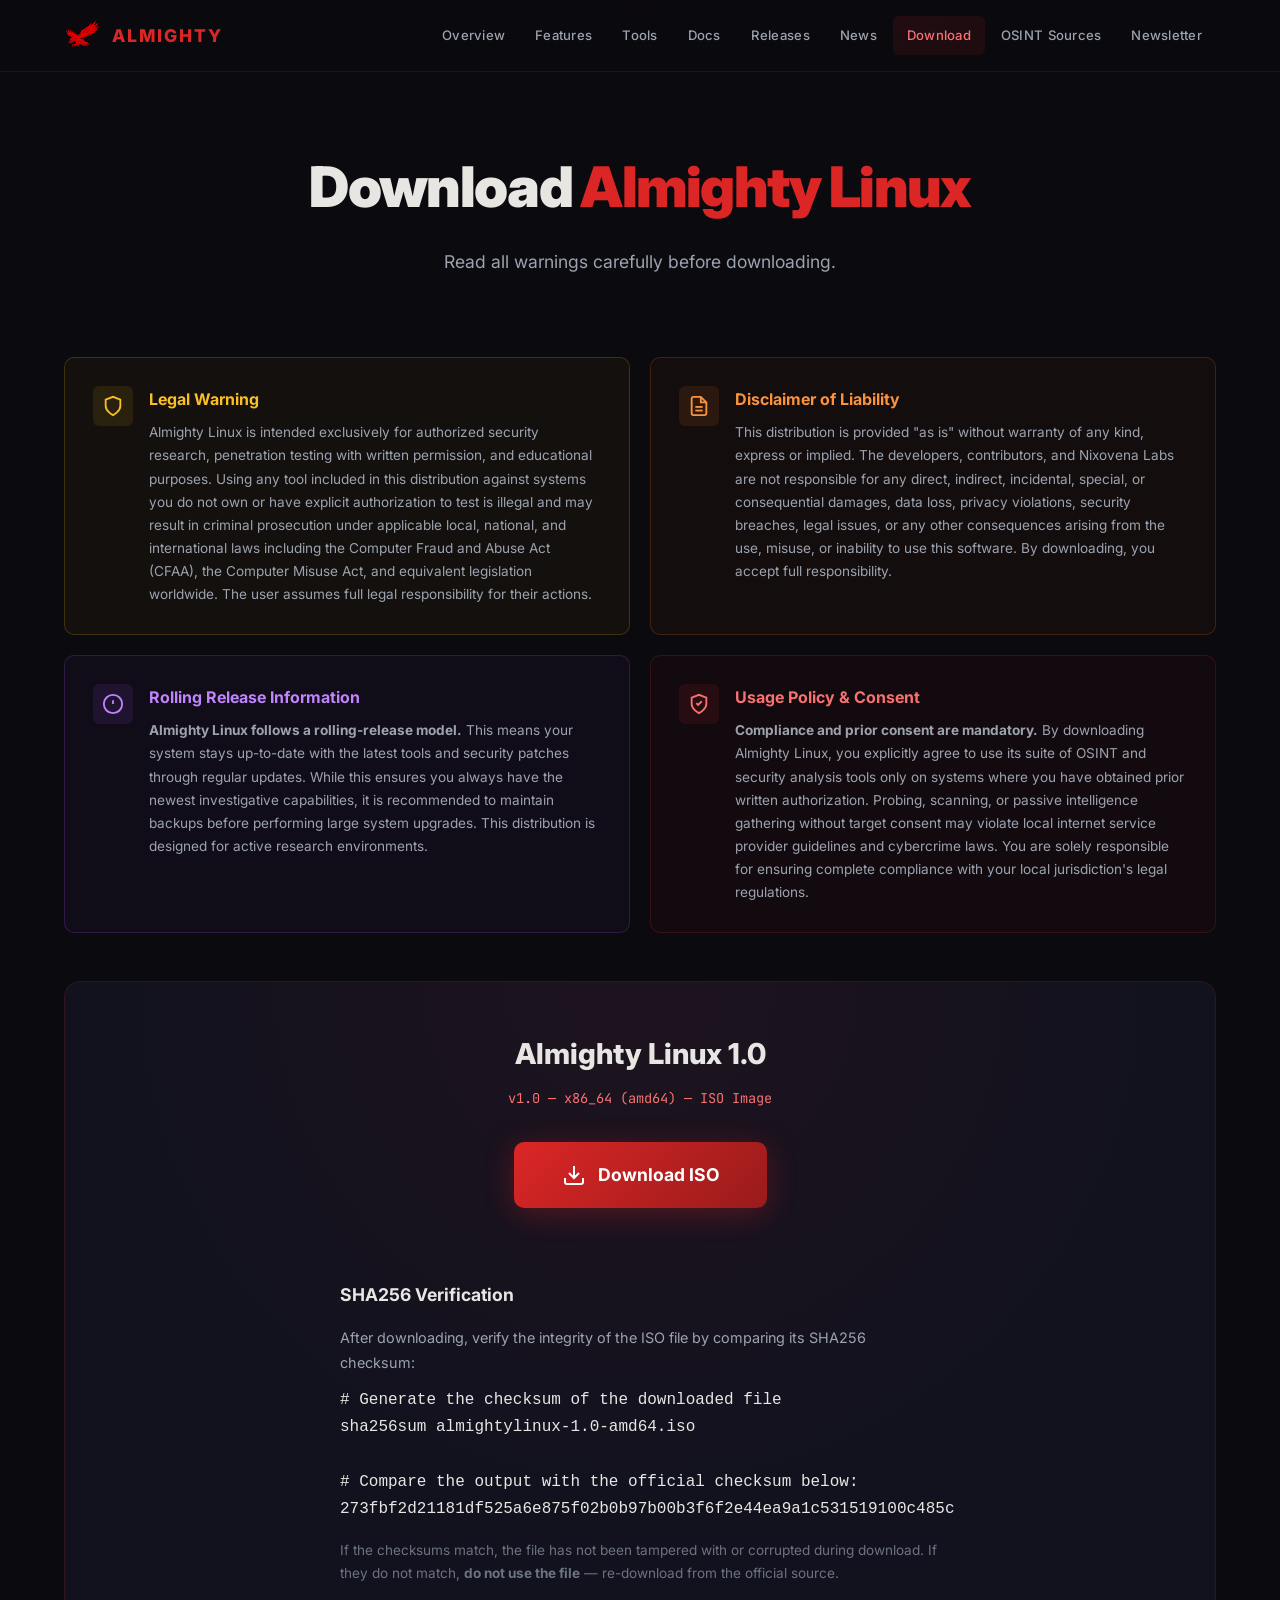
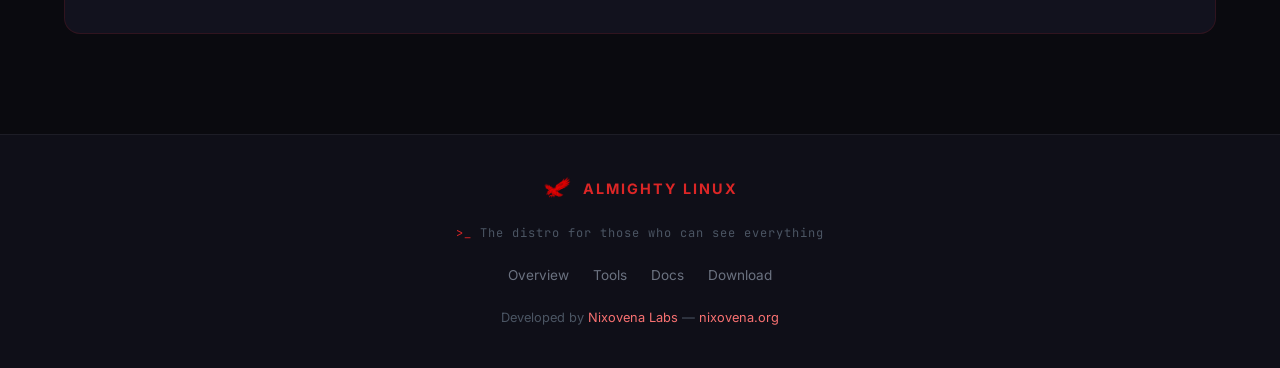
<file: download.html>
<!DOCTYPE html>
<html lang="en">

<head>
    <meta charset="UTF-8">
    <meta name="viewport" content="width=device-width, initial-scale=1.0">
    <meta name="description" content="Download Almighty Linux — OSINT & Intelligence Gathering Linux Distro.">
    <title>Download — Almighty Linux</title>
    <link rel="icon" href="Assets/logo.png" type="image/png">
    <link
        href="https://fonts.googleapis.com/css2?family=Inter:wght@300;400;500;600;700;800;900&family=JetBrains+Mono:wght@400;500;700&display=swap"
        rel="stylesheet">
    <link rel="stylesheet" href="style.css">
</head>

<body>


    <nav class="navbar" id="navbar">
        <div class="nav-container">
            <a href="index.html" class="nav-logo">
                <img src="Assets/logo.png" alt="Almighty Linux">
                <span>ALMIGHTY</span>
            </a>
            <button class="nav-toggle" id="navToggle" aria-label="Toggle navigation">
                <span></span><span></span><span></span>
            </button>
            <ul class="nav-links" id="navLinks">
                <li><a href="index.html">Overview</a></li>
                <li><a href="index.html#features">Features</a></li>
                <li><a href="tools.html">Tools</a></li>
                <li><a href="docs.html">Docs</a></li>
                <li><a href="releases.html">Releases</a></li>
                <li><a href="news.html">News</a></li>
                <li><a href="download.html" class="active">Download</a></li>
                <li><a href="osint-sources.html">OSINT Sources</a></li>
                <li><a href="newsletter.html">Newsletter</a></li>
            </ul>
        </div>
    </nav>

    <section class="page-hero">
        <h1>Download <span class="text-red">Almighty Linux</span></h1>
        <p>Read all warnings carefully before downloading.</p>
    </section>

    <section class="section" style="padding-top: 20px;">
        <div class="container">

            <!-- Warning Cards -->
            <div class="warning-grid">
                <!-- Legal Warning -->
                <div class="warning-card legal">
                    <div class="warning-icon">
                        <svg width="22" height="22" viewBox="0 0 24 24" fill="none" stroke="currentColor"
                            stroke-width="2">
                            <path d="M12 22s8-4 8-10V5l-8-3-8 3v7c0 6 8 10 8 10z" />
                        </svg>
                    </div>
                    <div>
                        <h3>Legal Warning</h3>
                        <p>Almighty Linux is intended exclusively for authorized security research, penetration testing
                            with written permission, and educational purposes. Using any tool included in this
                            distribution against systems you do not own or have explicit authorization to test is
                            illegal and may result in criminal prosecution under applicable local, national, and
                            international laws including the Computer Fraud and Abuse Act (CFAA), the Computer Misuse
                            Act, and equivalent legislation worldwide. The user assumes full legal responsibility for
                            their actions.</p>
                    </div>
                </div>

                <!-- Disclaimer -->
                <div class="warning-card disclaimer">
                    <div class="warning-icon">
                        <svg width="22" height="22" viewBox="0 0 24 24" fill="none" stroke="currentColor"
                            stroke-width="2">
                            <path d="M14 2H6a2 2 0 0 0-2 2v16a2 2 0 0 0 2 2h12a2 2 0 0 0 2-2V8z" />
                            <polyline points="14 2 14 8 20 8" />
                            <line x1="16" y1="13" x2="8" y2="13" />
                            <line x1="16" y1="17" x2="8" y2="17" />
                        </svg>
                    </div>
                    <div>
                        <h3>Disclaimer of Liability</h3>
                        <p>This distribution is provided "as is" without warranty of any kind, express or implied. The
                            developers, contributors, and Nixovena Labs are not responsible for any direct, indirect,
                            incidental, special, or consequential damages, data loss, privacy violations, security
                            breaches, legal issues, or any other consequences arising from the use, misuse, or inability
                            to use this software. By downloading, you accept full responsibility.</p>
                    </div>
                </div>

                <!-- Experimental Warning -->
                <div class="warning-card experimental">
                    <div class="warning-icon">
                        <svg width="22" height="22" viewBox="0 0 24 24" fill="none" stroke="currentColor"
                            stroke-width="2">
                            <circle cx="12" cy="12" r="10" />
                            <line x1="12" y1="8" x2="12" y2="12" />
                            <line x1="12" y1="16" x2="12.01" y2="16" />
                        </svg>
                    </div>
                    <div>
                        <h3>Rolling Release Information</h3>
                        <p><strong>Almighty Linux follows a rolling-release model.</strong> This means your system stays
                            up-to-date with the latest tools and security patches through regular updates. While this
                            ensures you always have the newest investigative capabilities, it is recommended to maintain
                            backups before performing large system upgrades. This distribution is designed for active
                            research environments.</p>
                    </div>
                </div>

                <!-- Usage Policy & Consent Warning -->
                <div class="warning-card hybrid">
                    <div class="warning-icon">
                        <svg width="22" height="22" viewBox="0 0 24 24" fill="none" stroke="currentColor"
                            stroke-width="2">
                            <path d="M12 22s8-4 8-10V5l-8-3-8 3v7c0 6 8 10 8 10z" />
                            <path d="m9 11 2 2 4-4" />
                        </svg>
                    </div>
                    <div>
                        <h3>Usage Policy & Consent</h3>
                        <p><strong>Compliance and prior consent are mandatory.</strong> By downloading Almighty Linux, you explicitly agree to use its suite of OSINT and security analysis tools only on systems where you have obtained prior written authorization. Probing, scanning, or passive intelligence gathering without target consent may violate local internet service provider guidelines and cybercrime laws. You are solely responsible for ensuring complete compliance with your local jurisdiction's legal regulations.</p>
                    </div>
                </div>
            </div>

            <!-- Download Box -->
            <div class="download-box">
                <h2>Almighty Linux 1.0</h2>
                <p class="download-version">v1.0 &mdash; x86_64 (amd64) &mdash; ISO Image</p>

                <a href="https://sourceforge.net/projects/almighty/files/release/almightylinux-1.0-amd64.iso/download"
                    class="download-btn-large" id="downloadBtn">
                    <svg width="24" height="24" viewBox="0 0 24 24" fill="none" stroke="currentColor" stroke-width="2">
                        <path d="M21 15v4a2 2 0 0 1-2 2H5a2 2 0 0 1-2-2v-4" />
                        <polyline points="7 10 12 15 17 10" />
                        <line x1="12" y1="15" x2="12" y2="3" />
                    </svg>
                    Download ISO
                </a>

                <div class="verify-section">
                    <h3>SHA256 Verification</h3>
                    <p style="color: var(--text-secondary); font-size: 0.9rem; margin-bottom: 12px;">After downloading,
                        verify the integrity of the ISO file by comparing its SHA256 checksum:</p>
                    <pre><code># Generate the checksum of the downloaded file
sha256sum almightylinux-1.0-amd64.iso

# Compare the output with the official checksum below:
273fbf2d21181df525a6e875f02b0b97b00b3f6f2e44ea9a1c531519100c485c</code></pre>
                    <p style="color: var(--text-muted); font-size: 0.85rem; margin-top: 16px;">If the checksums match,
                        the file has not been tampered with or corrupted during download. If they do not match,
                        <strong>do not use the file</strong> — re-download from the official source.
                    </p>
                </div>
            </div>

        </div>
    </section>

    <footer class="footer">
        <div class="container">
            <div class="footer-content">
                <div class="footer-brand">
                    <img src="Assets/logo.png" alt="Almighty Linux" class="footer-logo">
                    <span class="footer-name">ALMIGHTY LINUX</span>
                </div>
                <div class="footer-slogan">
                    <span>&gt;_</span> The distro for those who can see everything
                </div>
                <div class="footer-links">
                    <a href="index.html">Overview</a>
                    <a href="tools.html">Tools</a>
                    <a href="docs.html">Docs</a>
                    <a href="download.html">Download</a>
                </div>
                <div class="footer-bottom">
                    <p>Developed by <a href="https://nixovena.org" target="_blank" rel="noopener">Nixovena Labs</a>
                        &mdash; <a href="https://nixovena.org" target="_blank" rel="noopener">nixovena.org</a></p>
                </div>
            </div>
        </div>
    </footer>

    <script src="main.js"></script>
</body>

</html>
</file>
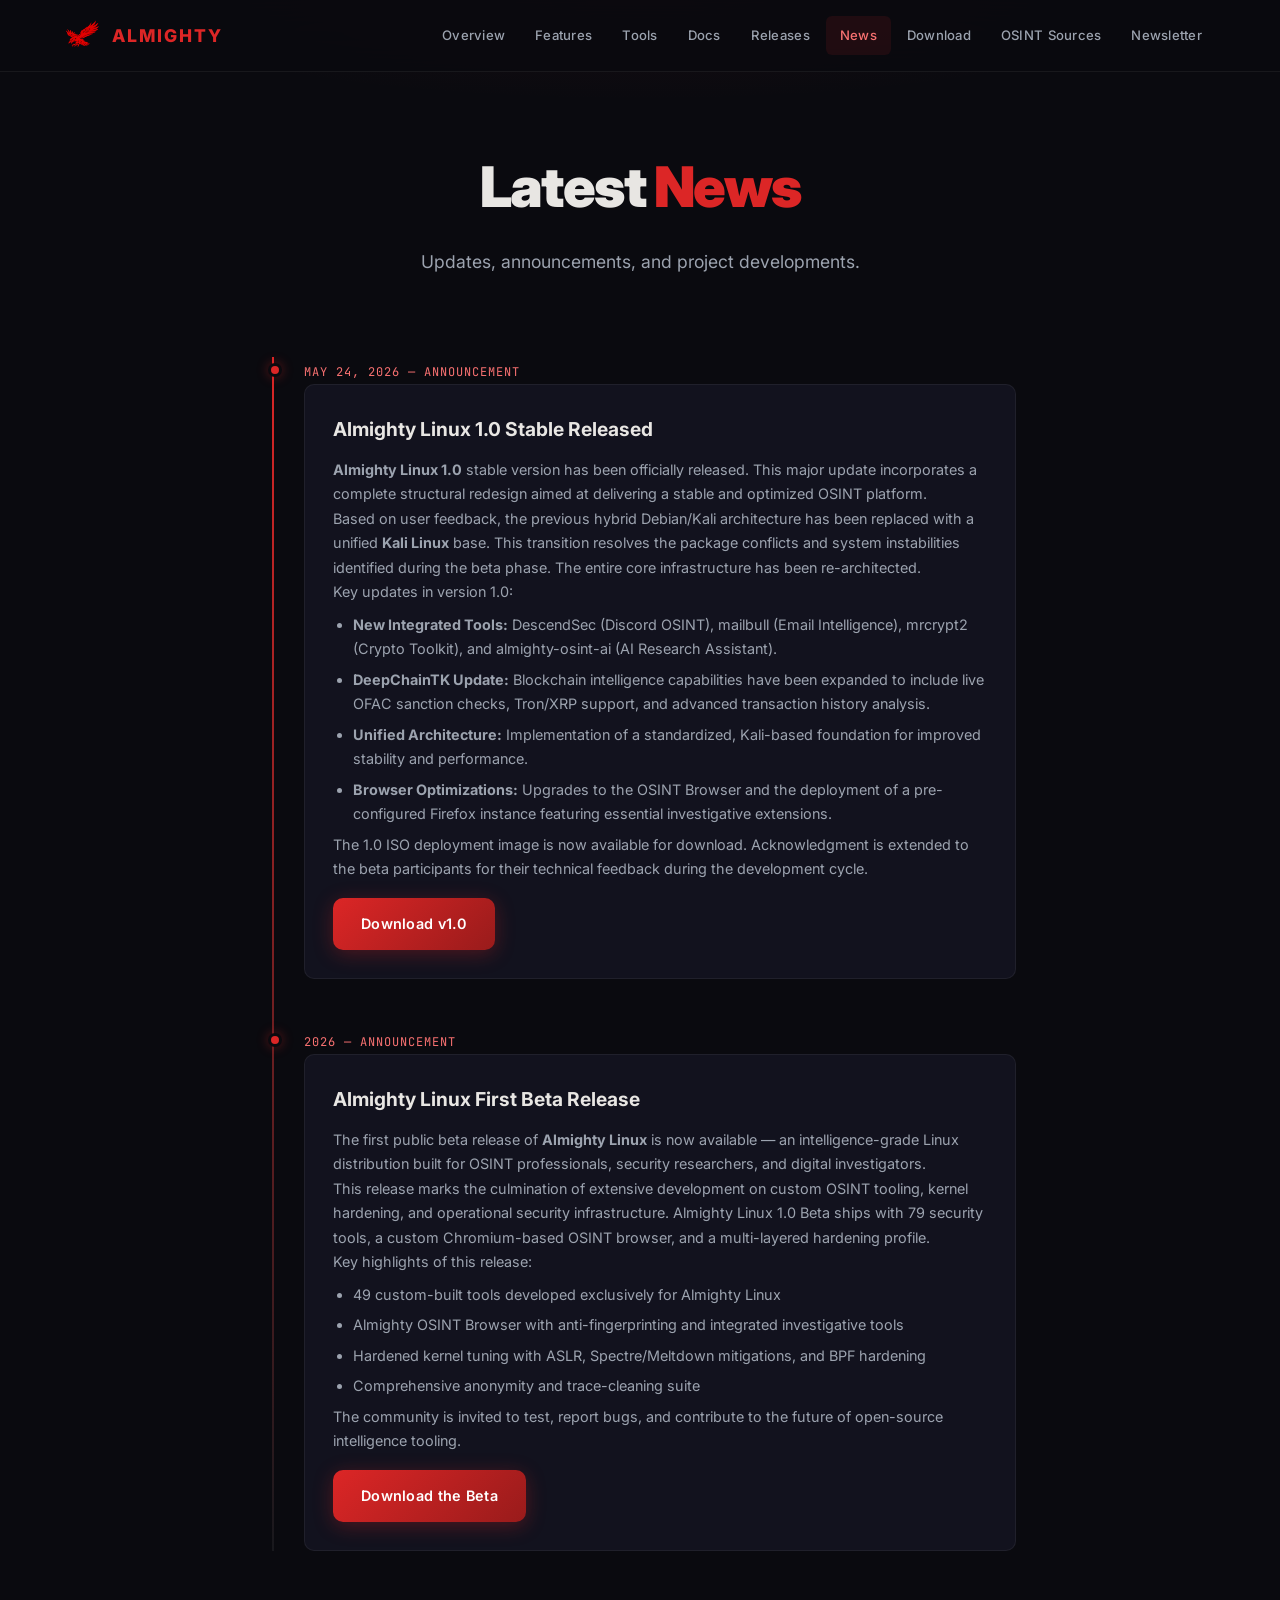
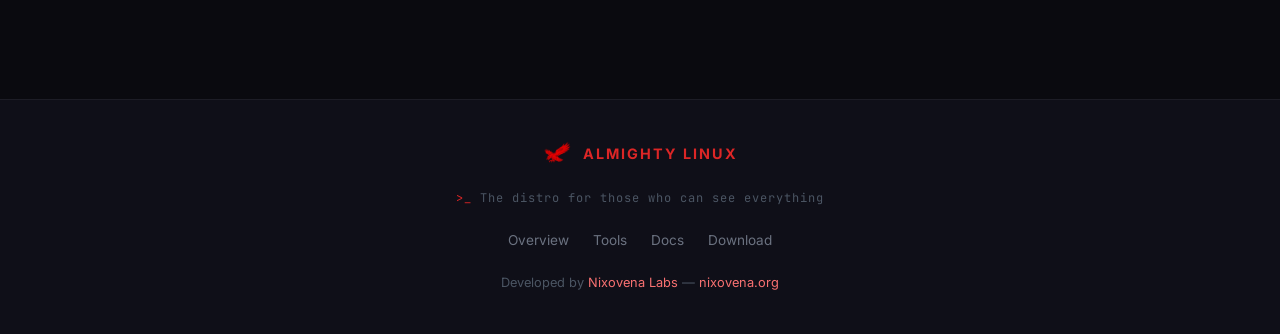
<file: news.html>
<!DOCTYPE html>
<html lang="en">

<head>
    <meta charset="UTF-8">
    <meta name="viewport" content="width=device-width, initial-scale=1.0">
    <meta name="description" content="Almighty Linux News — Latest updates, announcements, and project developments.">
    <title>News — Almighty Linux</title>
    <link rel="icon" href="Assets/logo.png" type="image/png">
    <link
        href="https://fonts.googleapis.com/css2?family=Inter:wght@300;400;500;600;700;800;900&family=JetBrains+Mono:wght@400;500;700&display=swap"
        rel="stylesheet">
    <link rel="stylesheet" href="style.css">
</head>

<body>


    <nav class="navbar" id="navbar">
        <div class="nav-container">
            <a href="index.html" class="nav-logo">
                <img src="Assets/logo.png" alt="Almighty Linux">
                <span>ALMIGHTY</span>
            </a>
            <button class="nav-toggle" id="navToggle" aria-label="Toggle navigation">
                <span></span><span></span><span></span>
            </button>
            <ul class="nav-links" id="navLinks">
                <li><a href="index.html">Overview</a></li>
                <li><a href="index.html#features">Features</a></li>
                <li><a href="tools.html">Tools</a></li>
                <li><a href="docs.html">Docs</a></li>
                <li><a href="releases.html">Releases</a></li>
                <li><a href="news.html" class="active">News</a></li>
                <li><a href="download.html">Download</a></li>
                <li><a href="osint-sources.html">OSINT Sources</a></li>
                <li><a href="newsletter.html">Newsletter</a></li>
            </ul>
        </div>
    </nav>

    <section class="page-hero">
        <h1>Latest <span class="text-red">News</span></h1>
        <p>Updates, announcements, and project developments.</p>
    </section>

    <section class="section" style="padding-top: 20px;">
        <div class="container" style="max-width: 800px;">

            <div class="timeline">

               <!-- Version 1.0 Release -->
                <div class="timeline-item">
                    <span class="timeline-date">MAY 24, 2026 &mdash; ANNOUNCEMENT</span>
                    <div class="timeline-card">
                        <h3>Almighty Linux 1.0 Stable Released</h3>
                        <p><strong>Almighty Linux 1.0</strong> stable version has been officially released. This major update incorporates a complete structural redesign aimed at delivering a stable and optimized OSINT platform.</p>
                        <p>Based on user feedback, the previous hybrid Debian/Kali architecture has been replaced with a unified <strong>Kali Linux</strong> base. This transition resolves the package conflicts and system instabilities identified during the beta phase. The entire core infrastructure has been re-architected.</p>
                        <p>Key updates in version 1.0:</p>
                        <ul>
                            <li><strong>New Integrated Tools:</strong> DescendSec (Discord OSINT), mailbull (Email Intelligence), mrcrypt2 (Crypto Toolkit), and almighty-osint-ai (AI Research Assistant).</li>
                            <li><strong>DeepChainTK Update:</strong> Blockchain intelligence capabilities have been expanded to include live OFAC sanction checks, Tron/XRP support, and advanced transaction history analysis.</li>
                            <li><strong>Unified Architecture:</strong> Implementation of a standardized, Kali-based foundation for improved stability and performance.</li>
                            <li><strong>Browser Optimizations:</strong> Upgrades to the OSINT Browser and the deployment of a pre-configured Firefox instance featuring essential investigative extensions.</li>
                        </ul>
                        <p>The 1.0 ISO deployment image is now available for download. Acknowledgment is extended to the beta participants for their technical feedback during the development cycle.</p>
                        <div style="margin-top: 16px;">
                            <a href="download.html" class="btn btn-primary" style="display: inline-flex;">Download v1.0</a>
                        </div>
                    </div>
                </div>

                <!-- First Beta Release -->
                <div class="timeline-item">
                    <span class="timeline-date">2026 &mdash; ANNOUNCEMENT</span>
                    <div class="timeline-card">
                        <h3>Almighty Linux First Beta Release</h3>
                        <p>The first public beta release of <strong>Almighty Linux</strong> is now available — an
                            intelligence-grade Linux distribution built for OSINT professionals, security researchers,
                            and digital investigators.</p>
                        <p>This release marks the culmination of extensive development on custom OSINT tooling, kernel
                            hardening, and operational security infrastructure. Almighty Linux 1.0 Beta ships with 79
                            security tools, a custom Chromium-based OSINT browser, and a multi-layered hardening
                            profile.</p>
                        <p>Key highlights of this release:</p>
                        <ul>
                            <li>49 custom-built tools developed exclusively for Almighty Linux</li>
                            <li>Almighty OSINT Browser with anti-fingerprinting and integrated investigative tools</li>
                            <li>Hardened kernel tuning with ASLR, Spectre/Meltdown mitigations, and BPF hardening</li>
                            <li>Comprehensive anonymity and trace-cleaning suite</li>
                        </ul>
                        <p>The community is invited to test, report bugs, and contribute to the future of open-source
                            intelligence tooling.</p>
                        <div style="margin-top: 16px;">
                            <a href="download.html" class="btn btn-primary" style="display: inline-flex;">Download the
                                Beta</a>
                        </div>
                    </div>
                </div>

            </div>

        </div>
    </section>

    <footer class="footer">
        <div class="container">
            <div class="footer-content">
                <div class="footer-brand">
                    <img src="Assets/logo.png" alt="Almighty Linux" class="footer-logo">
                    <span class="footer-name">ALMIGHTY LINUX</span>
                </div>
                <div class="footer-slogan">
                    <span>&gt;_</span> The distro for those who can see everything
                </div>
                <div class="footer-links">
                    <a href="index.html">Overview</a>
                    <a href="tools.html">Tools</a>
                    <a href="docs.html">Docs</a>
                    <a href="download.html">Download</a>
                </div>
                <div class="footer-bottom">
                    <p>Developed by <a href="https://nixovena.org" target="_blank" rel="noopener">Nixovena Labs</a>
                        &mdash; <a href="https://nixovena.org" target="_blank" rel="noopener">nixovena.org</a></p>
                </div>
            </div>
        </div>
    </footer>

    <script src="main.js"></script>
</body>

</html>
</file>
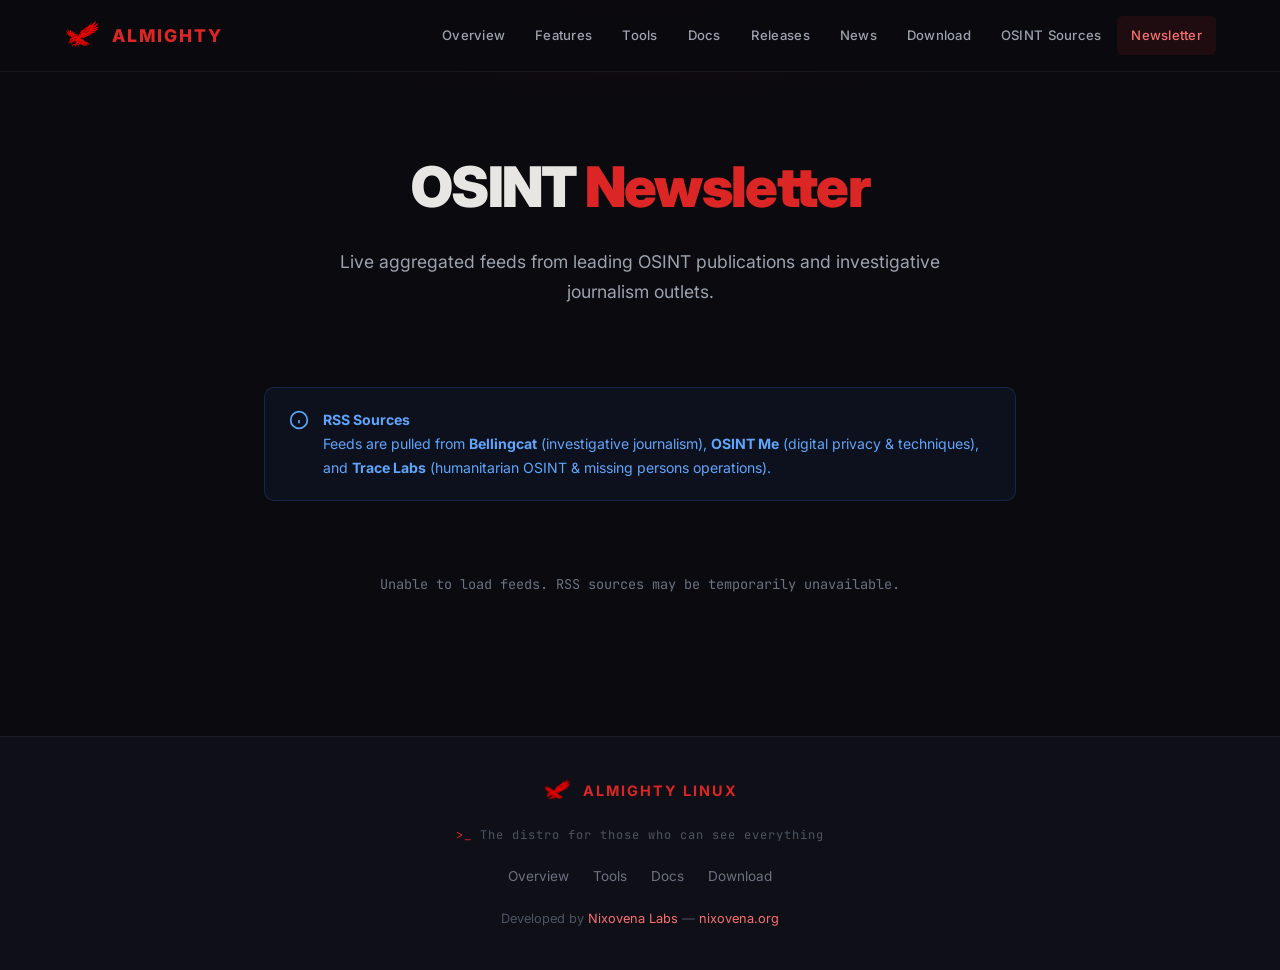
<file: newsletter.html>
<!DOCTYPE html>
<html lang="en">
<head>
    <meta charset="UTF-8">
    <meta name="viewport" content="width=device-width, initial-scale=1.0">
    <meta name="description" content="OSINT Newsletter — Live feeds from Bellingcat, OSINT Me, and Trace Labs.">
    <title>Newsletter — Almighty Linux</title>
    <link rel="icon" href="Assets/logo.png" type="image/png">
    <link href="https://fonts.googleapis.com/css2?family=Inter:wght@300;400;500;600;700;800;900&family=JetBrains+Mono:wght@400;500;700&display=swap" rel="stylesheet">
    <link rel="stylesheet" href="style.css">
</head>
<body>

    <nav class="navbar" id="navbar">
        <div class="nav-container">
            <a href="index.html" class="nav-logo">
                <img src="Assets/logo.png" alt="Almighty Linux">
                <span>ALMIGHTY</span>
            </a>
            <button class="nav-toggle" id="navToggle" aria-label="Toggle navigation">
                <span></span><span></span><span></span>
            </button>
            <ul class="nav-links" id="navLinks">
                <li><a href="index.html">Overview</a></li>
                <li><a href="index.html#features">Features</a></li>
                <li><a href="tools.html">Tools</a></li>
                <li><a href="docs.html">Docs</a></li>
                <li><a href="releases.html">Releases</a></li>
                <li><a href="news.html">News</a></li>
                <li><a href="download.html">Download</a></li>
                <li><a href="osint-sources.html">OSINT Sources</a></li>
                <li><a href="newsletter.html" class="active">Newsletter</a></li>
            </ul>
        </div>
    </nav>

    <section class="page-hero">
        <h1>OSINT <span class="text-red">Newsletter</span></h1>
        <p>Live aggregated feeds from leading OSINT publications and investigative journalism outlets.</p>
    </section>

    <section class="section" style="padding-top: 20px;">
        <div class="container" style="max-width: 800px;">

            <div class="info-box info" style="margin-bottom: 32px;">
                <svg width="20" height="20" viewBox="0 0 24 24" fill="none" stroke="currentColor" stroke-width="2"><circle cx="12" cy="12" r="10"/><line x1="12" y1="16" x2="12" y2="12"/><line x1="12" y1="8" x2="12.01" y2="8"/></svg>
                <div>
                    <strong>RSS Sources</strong><br>
                    Feeds are pulled from <strong>Bellingcat</strong> (investigative journalism), <strong>OSINT Me</strong> (digital privacy &amp; techniques), and <strong>Trace Labs</strong> (humanitarian OSINT &amp; missing persons operations).
                </div>
            </div>

            <div class="newsletter-feed" id="newsletterFeed">
                <div class="feed-loading">Loading OSINT news feeds...</div>
            </div>

        </div>
    </section>

    <footer class="footer">
        <div class="container">
            <div class="footer-content">
                <div class="footer-brand">
                    <img src="Assets/logo.png" alt="Almighty Linux" class="footer-logo">
                    <span class="footer-name">ALMIGHTY LINUX</span>
                </div>
                <div class="footer-slogan">
                    <span>&gt;_</span> The distro for those who can see everything
                </div>
                <div class="footer-links">
                    <a href="index.html">Overview</a>
                    <a href="tools.html">Tools</a>
                    <a href="docs.html">Docs</a>
                    <a href="download.html">Download</a>
                </div>
                <div class="footer-bottom">
                    <p>Developed by <a href="https://nixovena.org" target="_blank" rel="noopener">Nixovena Labs</a> &mdash; <a href="https://nixovena.org" target="_blank" rel="noopener">nixovena.org</a></p>
                </div>
            </div>
        </div>
    </footer>

    <script src="main.js"></script>
</body>
</html>
</file>
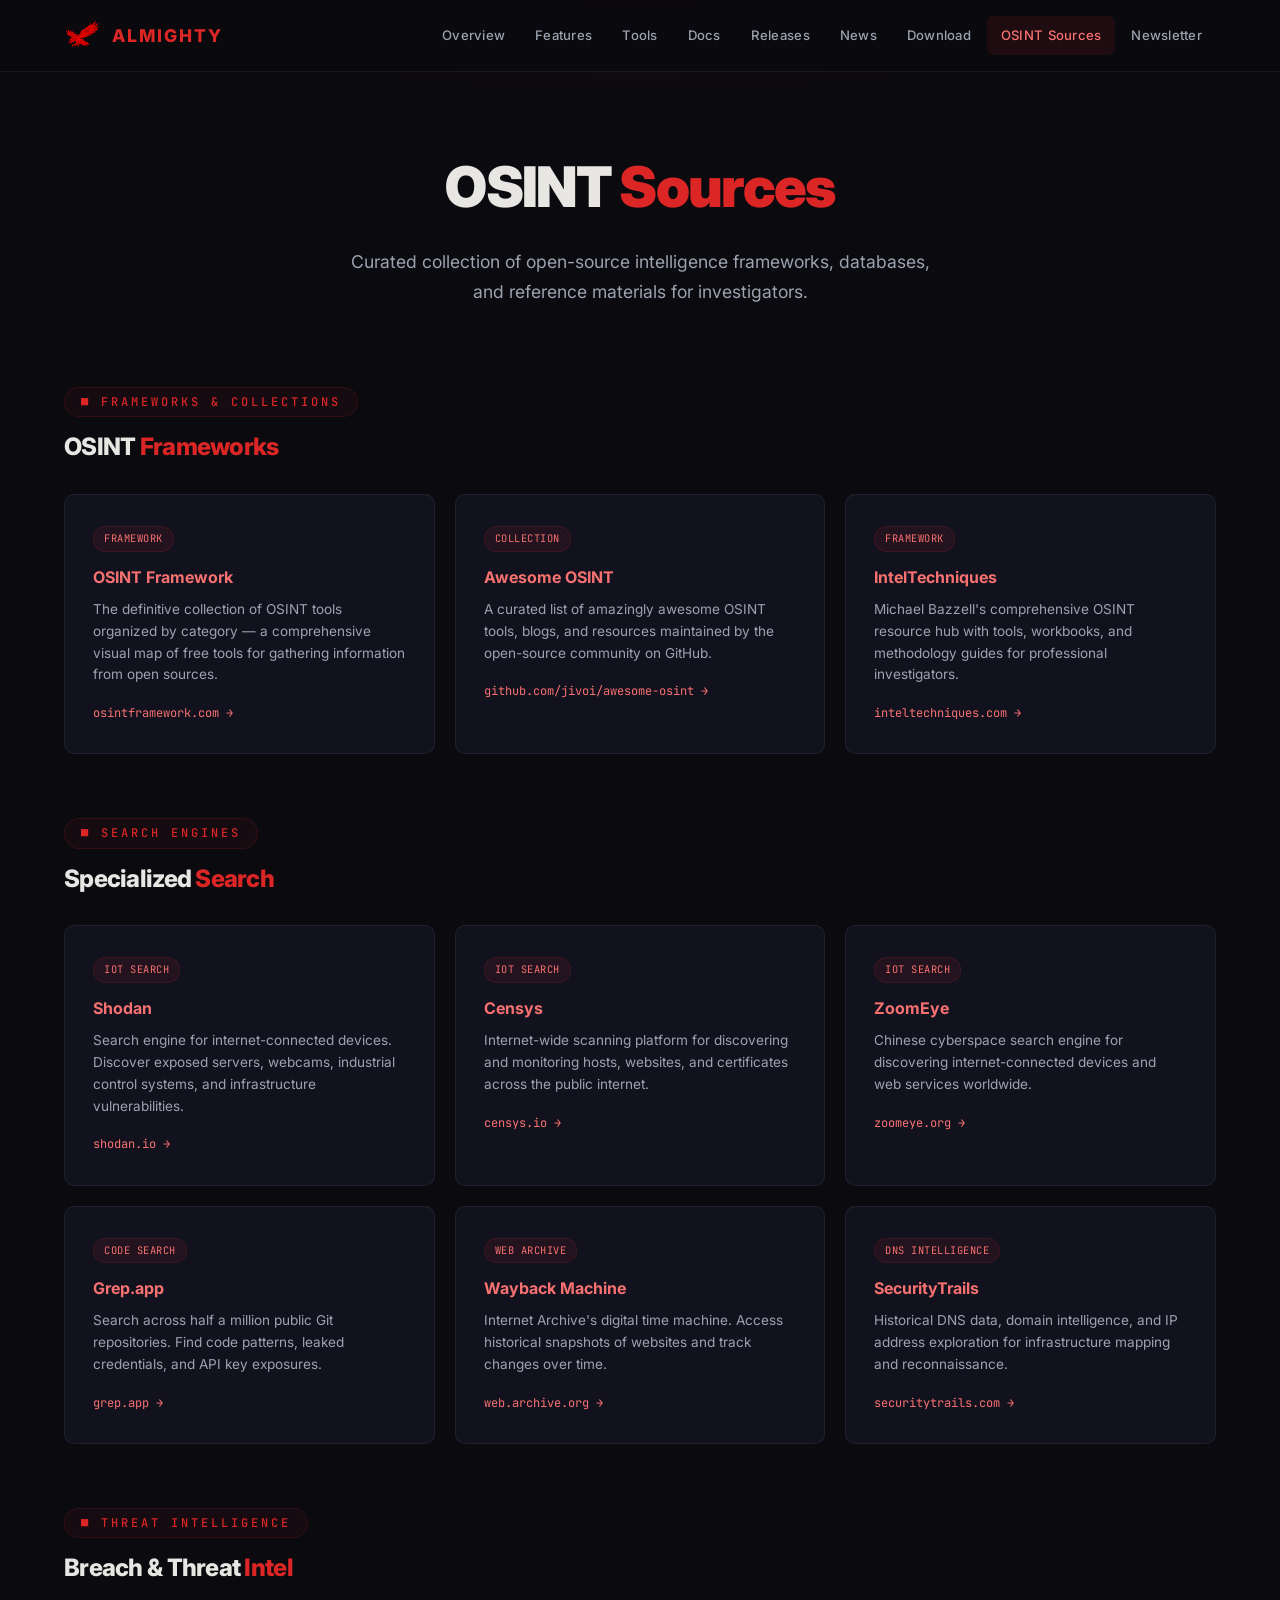
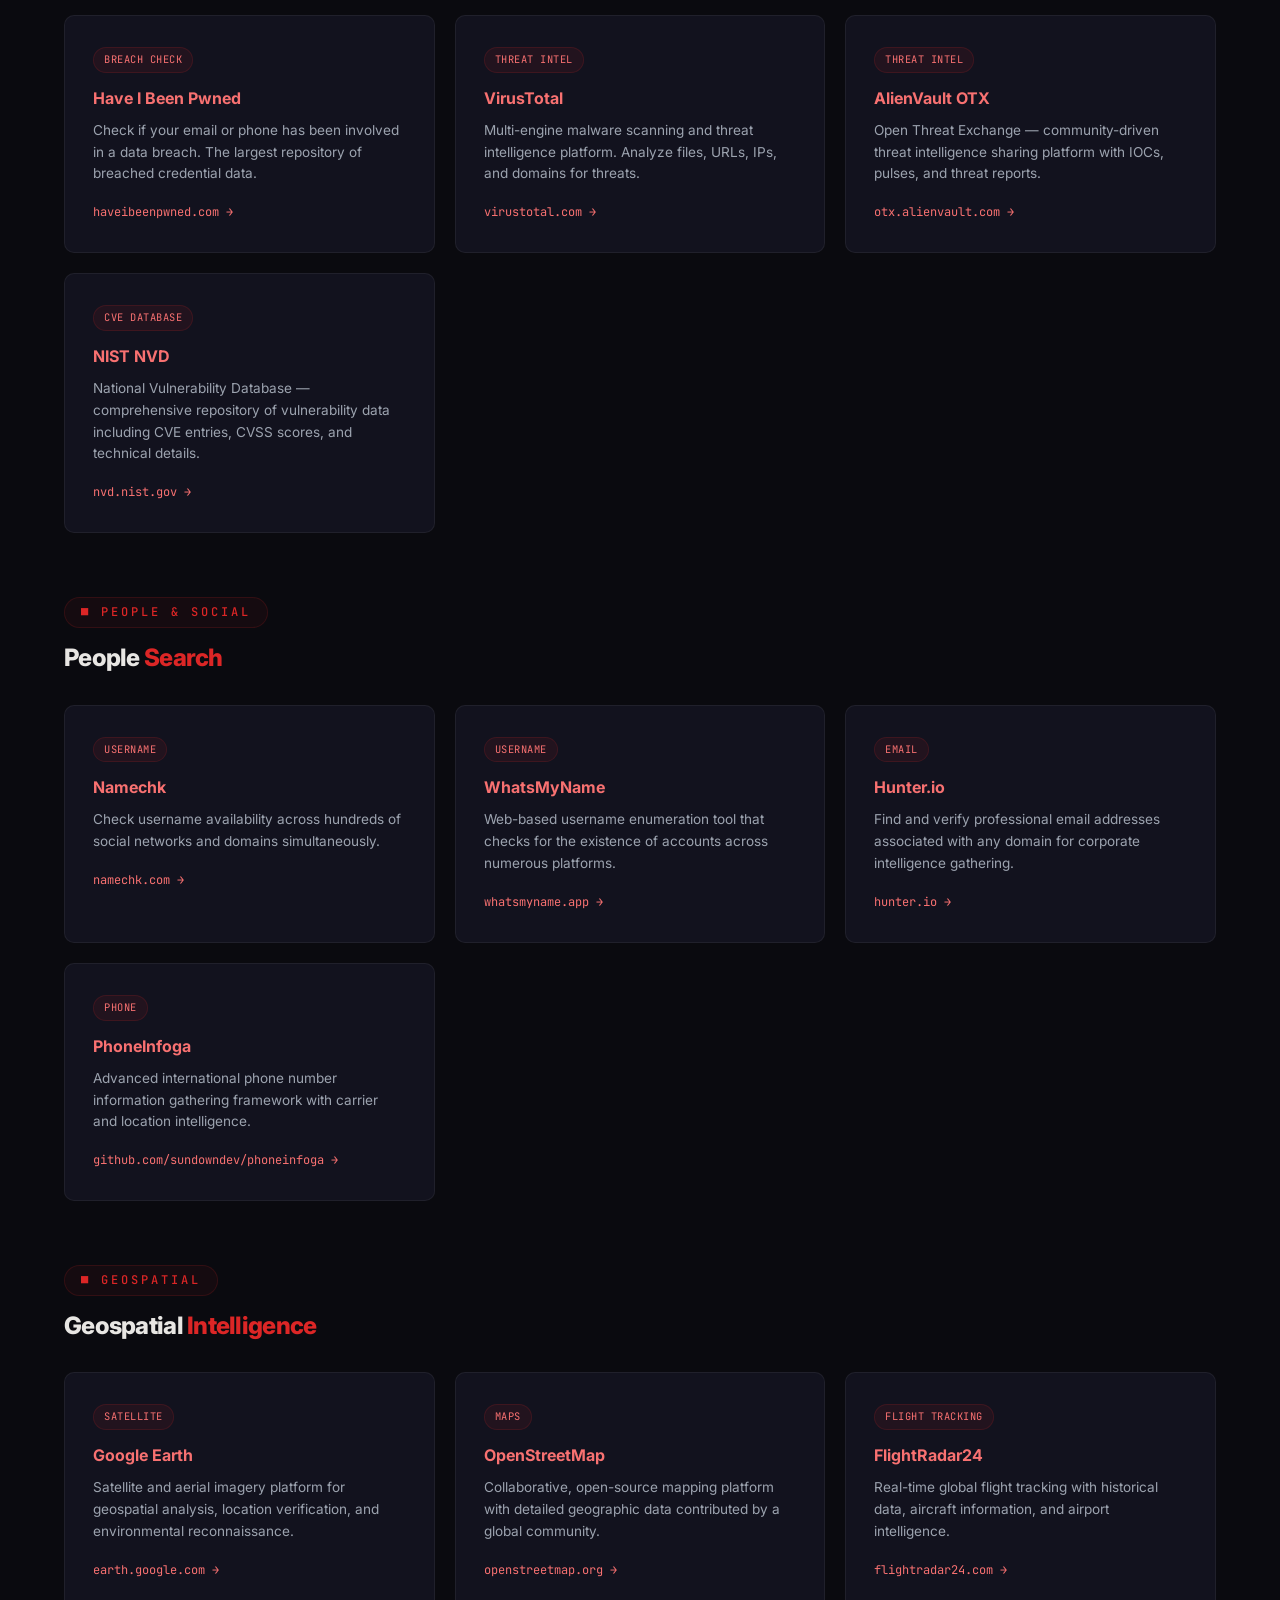
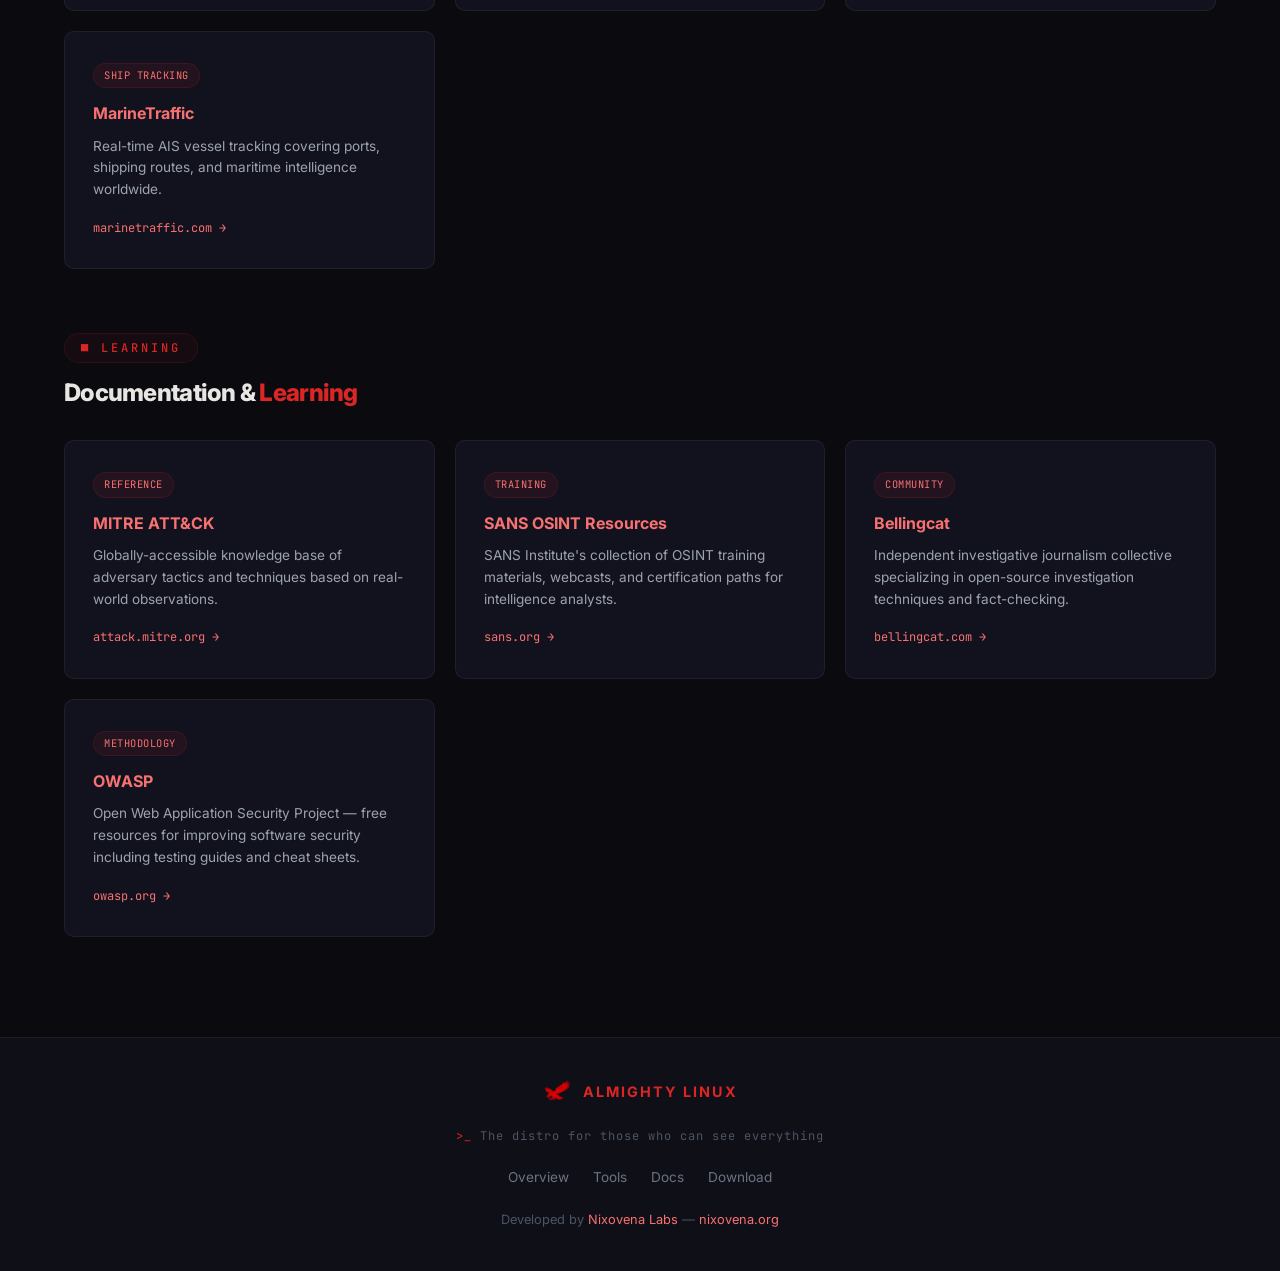
<file: osint-sources.html>
<!DOCTYPE html>
<html lang="en">
<head>
    <meta charset="UTF-8">
    <meta name="viewport" content="width=device-width, initial-scale=1.0">
    <meta name="description" content="OSINT Sources — Curated collection of open-source intelligence frameworks, databases, and reference materials.">
    <title>OSINT Sources — Almighty Linux</title>
    <link rel="icon" href="Assets/logo.png" type="image/png">
    <link href="https://fonts.googleapis.com/css2?family=Inter:wght@300;400;500;600;700;800;900&family=JetBrains+Mono:wght@400;500;700&display=swap" rel="stylesheet">
    <link rel="stylesheet" href="style.css">
</head>
<body>


    <nav class="navbar" id="navbar">
        <div class="nav-container">
            <a href="index.html" class="nav-logo">
                <img src="Assets/logo.png" alt="Almighty Linux">
                <span>ALMIGHTY</span>
            </a>
            <button class="nav-toggle" id="navToggle" aria-label="Toggle navigation">
                <span></span><span></span><span></span>
            </button>
            <ul class="nav-links" id="navLinks">
                <li><a href="index.html">Overview</a></li>
                <li><a href="index.html#features">Features</a></li>
                <li><a href="tools.html">Tools</a></li>
                <li><a href="docs.html">Docs</a></li>
                <li><a href="releases.html">Releases</a></li>
                <li><a href="news.html">News</a></li>
                <li><a href="download.html">Download</a></li>
                <li><a href="osint-sources.html" class="active">OSINT Sources</a></li>
                <li><a href="newsletter.html">Newsletter</a></li>
            </ul>
        </div>
    </nav>

    <section class="page-hero">
        <h1>OSINT <span class="text-red">Sources</span></h1>
        <p>Curated collection of open-source intelligence frameworks, databases, and reference materials for investigators.</p>
    </section>

    <section class="section" style="padding-top: 20px;">
        <div class="container">

            <!-- Frameworks & Collections -->
            <div class="section-header" style="text-align: left; margin-bottom: 32px;">
                <span class="section-tag">&#9632; FRAMEWORKS & COLLECTIONS</span>
                <h2 class="section-title" style="font-size: 1.5rem;">OSINT <span class="text-red">Frameworks</span></h2>
            </div>
            <div class="sources-grid" style="margin-bottom: 64px;">

                <div class="source-card">
                    <span class="source-category-tag">Framework</span>
                    <h3>OSINT Framework</h3>
                    <p>The definitive collection of OSINT tools organized by category — a comprehensive visual map of free tools for gathering information from open sources.</p>
                    <a href="https://osintframework.com" target="_blank" rel="noopener" class="source-link">osintframework.com →</a>
                </div>

                <div class="source-card">
                    <span class="source-category-tag">Collection</span>
                    <h3>Awesome OSINT</h3>
                    <p>A curated list of amazingly awesome OSINT tools, blogs, and resources maintained by the open-source community on GitHub.</p>
                    <a href="https://github.com/jivoi/awesome-osint" target="_blank" rel="noopener" class="source-link">github.com/jivoi/awesome-osint →</a>
                </div>

                <div class="source-card">
                    <span class="source-category-tag">Framework</span>
                    <h3>IntelTechniques</h3>
                    <p>Michael Bazzell's comprehensive OSINT resource hub with tools, workbooks, and methodology guides for professional investigators.</p>
                    <a href="https://inteltechniques.com" target="_blank" rel="noopener" class="source-link">inteltechniques.com →</a>
                </div>
            </div>

            <!-- Search Engines -->
            <div class="section-header" style="text-align: left; margin-bottom: 32px;">
                <span class="section-tag">&#9632; SEARCH ENGINES</span>
                <h2 class="section-title" style="font-size: 1.5rem;">Specialized <span class="text-red">Search</span></h2>
            </div>
            <div class="sources-grid" style="margin-bottom: 64px;">

                <div class="source-card">
                    <span class="source-category-tag">IoT Search</span>
                    <h3>Shodan</h3>
                    <p>Search engine for internet-connected devices. Discover exposed servers, webcams, industrial control systems, and infrastructure vulnerabilities.</p>
                    <a href="https://www.shodan.io" target="_blank" rel="noopener" class="source-link">shodan.io →</a>
                </div>

                <div class="source-card">
                    <span class="source-category-tag">IoT Search</span>
                    <h3>Censys</h3>
                    <p>Internet-wide scanning platform for discovering and monitoring hosts, websites, and certificates across the public internet.</p>
                    <a href="https://censys.io" target="_blank" rel="noopener" class="source-link">censys.io →</a>
                </div>

                <div class="source-card">
                    <span class="source-category-tag">IoT Search</span>
                    <h3>ZoomEye</h3>
                    <p>Chinese cyberspace search engine for discovering internet-connected devices and web services worldwide.</p>
                    <a href="https://www.zoomeye.org" target="_blank" rel="noopener" class="source-link">zoomeye.org →</a>
                </div>

                <div class="source-card">
                    <span class="source-category-tag">Code Search</span>
                    <h3>Grep.app</h3>
                    <p>Search across half a million public Git repositories. Find code patterns, leaked credentials, and API key exposures.</p>
                    <a href="https://grep.app" target="_blank" rel="noopener" class="source-link">grep.app →</a>
                </div>

                <div class="source-card">
                    <span class="source-category-tag">Web Archive</span>
                    <h3>Wayback Machine</h3>
                    <p>Internet Archive's digital time machine. Access historical snapshots of websites and track changes over time.</p>
                    <a href="https://web.archive.org" target="_blank" rel="noopener" class="source-link">web.archive.org →</a>
                </div>

                <div class="source-card">
                    <span class="source-category-tag">DNS Intelligence</span>
                    <h3>SecurityTrails</h3>
                    <p>Historical DNS data, domain intelligence, and IP address exploration for infrastructure mapping and reconnaissance.</p>
                    <a href="https://securitytrails.com" target="_blank" rel="noopener" class="source-link">securitytrails.com →</a>
                </div>

            </div>

            <!-- Breach & Threat Intelligence -->
            <div class="section-header" style="text-align: left; margin-bottom: 32px;">
                <span class="section-tag">&#9632; THREAT INTELLIGENCE</span>
                <h2 class="section-title" style="font-size: 1.5rem;">Breach & Threat <span class="text-red">Intel</span></h2>
            </div>
            <div class="sources-grid" style="margin-bottom: 64px;">

                <div class="source-card">
                    <span class="source-category-tag">Breach Check</span>
                    <h3>Have I Been Pwned</h3>
                    <p>Check if your email or phone has been involved in a data breach. The largest repository of breached credential data.</p>
                    <a href="https://haveibeenpwned.com" target="_blank" rel="noopener" class="source-link">haveibeenpwned.com →</a>
                </div>

                <div class="source-card">
                    <span class="source-category-tag">Threat Intel</span>
                    <h3>VirusTotal</h3>
                    <p>Multi-engine malware scanning and threat intelligence platform. Analyze files, URLs, IPs, and domains for threats.</p>
                    <a href="https://www.virustotal.com" target="_blank" rel="noopener" class="source-link">virustotal.com →</a>
                </div>

                <div class="source-card">
                    <span class="source-category-tag">Threat Intel</span>
                    <h3>AlienVault OTX</h3>
                    <p>Open Threat Exchange — community-driven threat intelligence sharing platform with IOCs, pulses, and threat reports.</p>
                    <a href="https://otx.alienvault.com" target="_blank" rel="noopener" class="source-link">otx.alienvault.com →</a>
                </div>

                <div class="source-card">
                    <span class="source-category-tag">CVE Database</span>
                    <h3>NIST NVD</h3>
                    <p>National Vulnerability Database — comprehensive repository of vulnerability data including CVE entries, CVSS scores, and technical details.</p>
                    <a href="https://nvd.nist.gov" target="_blank" rel="noopener" class="source-link">nvd.nist.gov →</a>
                </div>

            </div>

            <!-- People & Social -->
            <div class="section-header" style="text-align: left; margin-bottom: 32px;">
                <span class="section-tag">&#9632; PEOPLE & SOCIAL</span>
                <h2 class="section-title" style="font-size: 1.5rem;">People <span class="text-red">Search</span></h2>
            </div>
            <div class="sources-grid" style="margin-bottom: 64px;">

                <div class="source-card">
                    <span class="source-category-tag">Username</span>
                    <h3>Namechk</h3>
                    <p>Check username availability across hundreds of social networks and domains simultaneously.</p>
                    <a href="https://namechk.com" target="_blank" rel="noopener" class="source-link">namechk.com →</a>
                </div>

                <div class="source-card">
                    <span class="source-category-tag">Username</span>
                    <h3>WhatsMyName</h3>
                    <p>Web-based username enumeration tool that checks for the existence of accounts across numerous platforms.</p>
                    <a href="https://whatsmyname.app" target="_blank" rel="noopener" class="source-link">whatsmyname.app →</a>
                </div>

                <div class="source-card">
                    <span class="source-category-tag">Email</span>
                    <h3>Hunter.io</h3>
                    <p>Find and verify professional email addresses associated with any domain for corporate intelligence gathering.</p>
                    <a href="https://hunter.io" target="_blank" rel="noopener" class="source-link">hunter.io →</a>
                </div>

                <div class="source-card">
                    <span class="source-category-tag">Phone</span>
                    <h3>PhoneInfoga</h3>
                    <p>Advanced international phone number information gathering framework with carrier and location intelligence.</p>
                    <a href="https://github.com/sundowndev/phoneinfoga" target="_blank" rel="noopener" class="source-link">github.com/sundowndev/phoneinfoga →</a>
                </div>

            </div>

            <!-- Geospatial -->
            <div class="section-header" style="text-align: left; margin-bottom: 32px;">
                <span class="section-tag">&#9632; GEOSPATIAL</span>
                <h2 class="section-title" style="font-size: 1.5rem;">Geospatial <span class="text-red">Intelligence</span></h2>
            </div>
            <div class="sources-grid" style="margin-bottom: 64px;">

                <div class="source-card">
                    <span class="source-category-tag">Satellite</span>
                    <h3>Google Earth</h3>
                    <p>Satellite and aerial imagery platform for geospatial analysis, location verification, and environmental reconnaissance.</p>
                    <a href="https://earth.google.com" target="_blank" rel="noopener" class="source-link">earth.google.com →</a>
                </div>

                <div class="source-card">
                    <span class="source-category-tag">Maps</span>
                    <h3>OpenStreetMap</h3>
                    <p>Collaborative, open-source mapping platform with detailed geographic data contributed by a global community.</p>
                    <a href="https://www.openstreetmap.org" target="_blank" rel="noopener" class="source-link">openstreetmap.org →</a>
                </div>

                <div class="source-card">
                    <span class="source-category-tag">Flight Tracking</span>
                    <h3>FlightRadar24</h3>
                    <p>Real-time global flight tracking with historical data, aircraft information, and airport intelligence.</p>
                    <a href="https://www.flightradar24.com" target="_blank" rel="noopener" class="source-link">flightradar24.com →</a>
                </div>

                <div class="source-card">
                    <span class="source-category-tag">Ship Tracking</span>
                    <h3>MarineTraffic</h3>
                    <p>Real-time AIS vessel tracking covering ports, shipping routes, and maritime intelligence worldwide.</p>
                    <a href="https://www.marinetraffic.com" target="_blank" rel="noopener" class="source-link">marinetraffic.com →</a>
                </div>

            </div>

            <!-- Documentation & Learning -->
            <div class="section-header" style="text-align: left; margin-bottom: 32px;">
                <span class="section-tag">&#9632; LEARNING</span>
                <h2 class="section-title" style="font-size: 1.5rem;">Documentation & <span class="text-red">Learning</span></h2>
            </div>
            <div class="sources-grid">

                <div class="source-card">
                    <span class="source-category-tag">Reference</span>
                    <h3>MITRE ATT&CK</h3>
                    <p>Globally-accessible knowledge base of adversary tactics and techniques based on real-world observations.</p>
                    <a href="https://attack.mitre.org" target="_blank" rel="noopener" class="source-link">attack.mitre.org →</a>
                </div>

                <div class="source-card">
                    <span class="source-category-tag">Training</span>
                    <h3>SANS OSINT Resources</h3>
                    <p>SANS Institute's collection of OSINT training materials, webcasts, and certification paths for intelligence analysts.</p>
                    <a href="https://www.sans.org/blog/list-of-resource-links-from-open-source-intelligence-summit-2021/" target="_blank" rel="noopener" class="source-link">sans.org →</a>
                </div>

                <div class="source-card">
                    <span class="source-category-tag">Community</span>
                    <h3>Bellingcat</h3>
                    <p>Independent investigative journalism collective specializing in open-source investigation techniques and fact-checking.</p>
                    <a href="https://www.bellingcat.com" target="_blank" rel="noopener" class="source-link">bellingcat.com →</a>
                </div>

                <div class="source-card">
                    <span class="source-category-tag">Methodology</span>
                    <h3>OWASP</h3>
                    <p>Open Web Application Security Project — free resources for improving software security including testing guides and cheat sheets.</p>
                    <a href="https://owasp.org" target="_blank" rel="noopener" class="source-link">owasp.org →</a>
                </div>

            </div>

        </div>
    </section>

    <footer class="footer">
        <div class="container">
            <div class="footer-content">
                <div class="footer-brand">
                    <img src="Assets/logo.png" alt="Almighty Linux" class="footer-logo">
                    <span class="footer-name">ALMIGHTY LINUX</span>
                </div>
                <div class="footer-slogan">
                    <span>&gt;_</span> The distro for those who can see everything
                </div>
                <div class="footer-links">
                    <a href="index.html">Overview</a>
                    <a href="tools.html">Tools</a>
                    <a href="docs.html">Docs</a>
                    <a href="download.html">Download</a>
                </div>
                <div class="footer-bottom">
                    <p>Developed by <a href="https://nixovena.org" target="_blank" rel="noopener">Nixovena Labs</a> &mdash; <a href="https://nixovena.org" target="_blank" rel="noopener">nixovena.org</a></p>
                </div>
            </div>
        </div>
    </footer>

    <script src="main.js"></script>
</body>
</html>
</file>
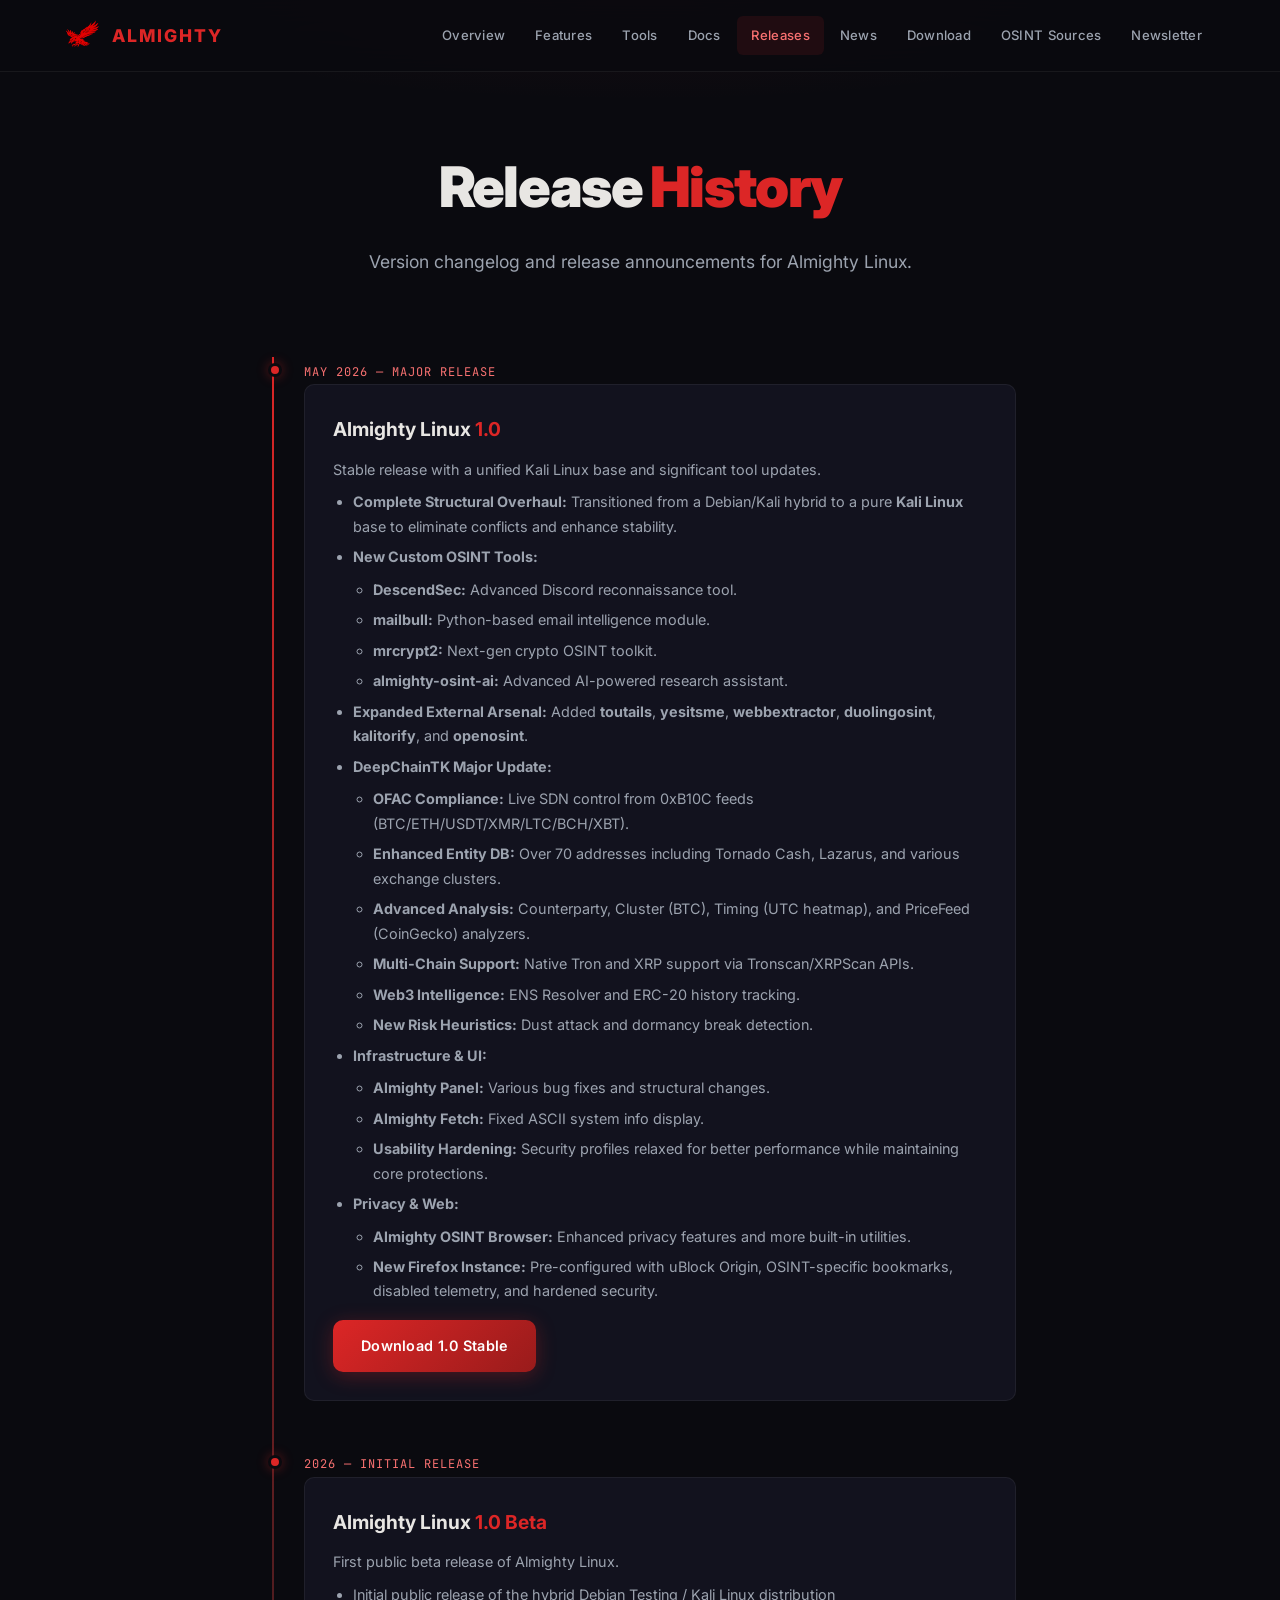
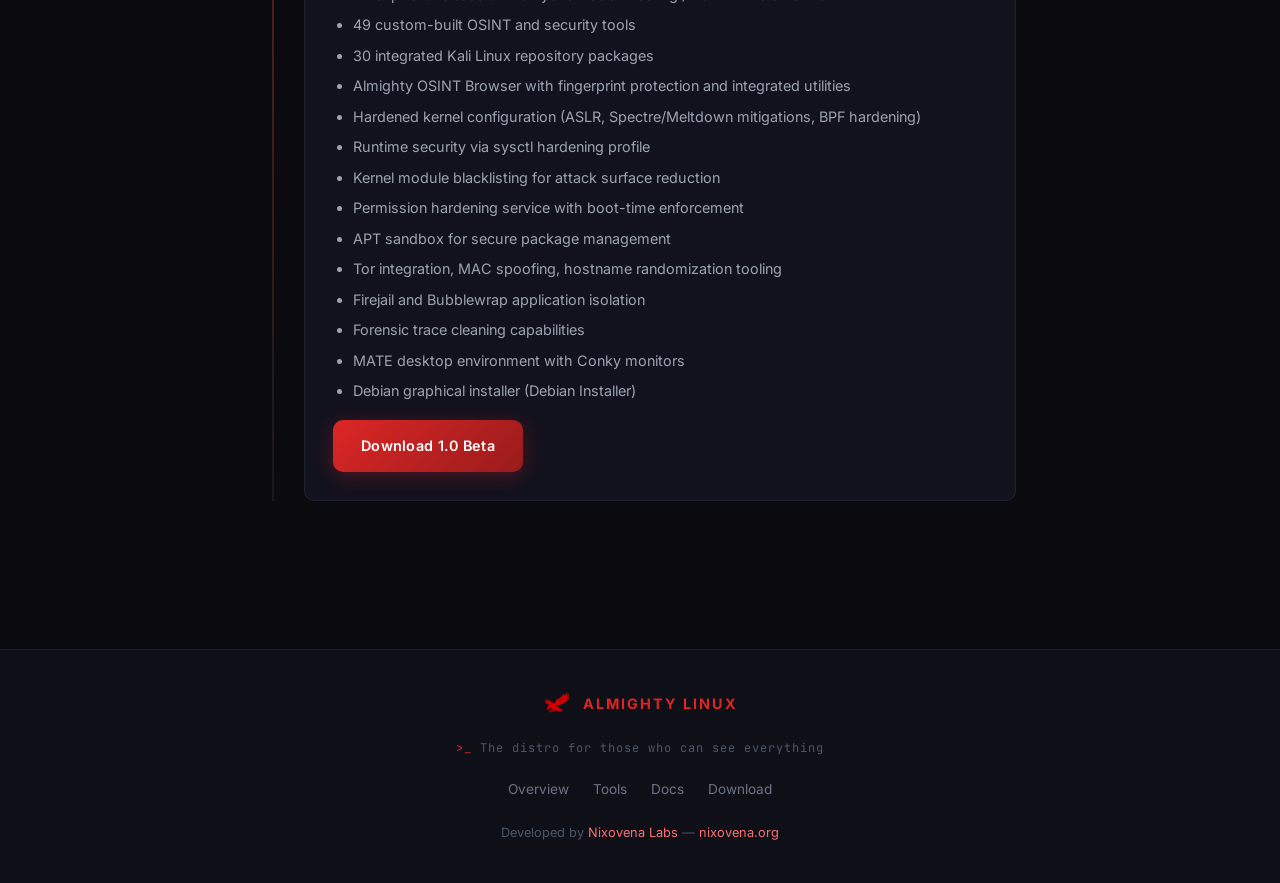
<file: releases.html>
<!DOCTYPE html>
<html lang="en">
<head>
    <meta charset="UTF-8">
    <meta name="viewport" content="width=device-width, initial-scale=1.0">
    <meta name="description" content="Almighty Linux Release History — Version changelog and release announcements.">
    <title>Releases — Almighty Linux</title>
    <link rel="icon" href="Assets/logo.png" type="image/png">
    <link href="https://fonts.googleapis.com/css2?family=Inter:wght@300;400;500;600;700;800;900&family=JetBrains+Mono:wght@400;500;700&display=swap" rel="stylesheet">
    <link rel="stylesheet" href="style.css">
</head>
<body>


    <nav class="navbar" id="navbar">
        <div class="nav-container">
            <a href="index.html" class="nav-logo">
                <img src="Assets/logo.png" alt="Almighty Linux">
                <span>ALMIGHTY</span>
            </a>
            <button class="nav-toggle" id="navToggle" aria-label="Toggle navigation">
                <span></span><span></span><span></span>
            </button>
            <ul class="nav-links" id="navLinks">
                <li><a href="index.html">Overview</a></li>
                <li><a href="index.html#features">Features</a></li>
                <li><a href="tools.html">Tools</a></li>
                <li><a href="docs.html">Docs</a></li>
                <li><a href="releases.html" class="active">Releases</a></li>
                <li><a href="news.html">News</a></li>
                <li><a href="download.html">Download</a></li>
                <li><a href="osint-sources.html">OSINT Sources</a></li>
                <li><a href="newsletter.html">Newsletter</a></li>
            </ul>
        </div>
    </nav>

    <section class="page-hero">
        <h1>Release <span class="text-red">History</span></h1>
        <p>Version changelog and release announcements for Almighty Linux.</p>
    </section>

    <section class="section" style="padding-top: 20px;">
        <div class="container" style="max-width: 800px;">

            <div class="timeline">

                <!-- 1.0 Release -->
                <div class="timeline-item">
                    <span class="timeline-date">MAY 2026 &mdash; MAJOR RELEASE</span>
                    <div class="timeline-card">
                        <h3>Almighty Linux <span class="text-red">1.0</span></h3>
                        <p>Stable release with a unified Kali Linux base and significant tool updates.</p>
                        <ul>
                            <li><strong>Complete Structural Overhaul:</strong> Transitioned from a Debian/Kali hybrid to a pure <strong>Kali Linux</strong> base to eliminate conflicts and enhance stability.</li>
                            <li><strong>New Custom OSINT Tools:</strong>
                                <ul>
                                    <li><strong>DescendSec:</strong> Advanced Discord reconnaissance tool.</li>
                                    <li><strong>mailbull:</strong> Python-based email intelligence module.</li>
                                    <li><strong>mrcrypt2:</strong> Next-gen crypto OSINT toolkit.</li>
                                    <li><strong>almighty-osint-ai:</strong> Advanced AI-powered research assistant.</li>
                                </ul>
                            </li>
                            <li><strong>Expanded External Arsenal:</strong> Added <strong>toutails</strong>, <strong>yesitsme</strong>, <strong>webbextractor</strong>, <strong>duolingosint</strong>, <strong>kalitorify</strong>, and <strong>openosint</strong>.</li>
                            <li><strong>DeepChainTK Major Update:</strong>
                                <ul>
                                    <li><strong>OFAC Compliance:</strong> Live SDN control from 0xB10C feeds (BTC/ETH/USDT/XMR/LTC/BCH/XBT).</li>
                                    <li><strong>Enhanced Entity DB:</strong> Over 70 addresses including Tornado Cash, Lazarus, and various exchange clusters.</li>
                                    <li><strong>Advanced Analysis:</strong> Counterparty, Cluster (BTC), Timing (UTC heatmap), and PriceFeed (CoinGecko) analyzers.</li>
                                    <li><strong>Multi-Chain Support:</strong> Native Tron and XRP support via Tronscan/XRPScan APIs.</li>
                                    <li><strong>Web3 Intelligence:</strong> ENS Resolver and ERC-20 history tracking.</li>
                                    <li><strong>New Risk Heuristics:</strong> Dust attack and dormancy break detection.</li>
                                </ul>
                            </li>
                            <li><strong>Infrastructure & UI:</strong>
                                <ul>
                                    <li><strong>Almighty Panel:</strong> Various bug fixes and structural changes.</li>
                                    <li><strong>Almighty Fetch:</strong> Fixed ASCII system info display.</li>
                                    <li><strong>Usability Hardening:</strong> Security profiles relaxed for better performance while maintaining core protections.</li>
                                </ul>
                            </li>
                            <li><strong>Privacy & Web:</strong>
                                <ul>
                                    <li><strong>Almighty OSINT Browser:</strong> Enhanced privacy features and more built-in utilities.</li>
                                    <li><strong>New Firefox Instance:</strong> Pre-configured with uBlock Origin, OSINT-specific bookmarks, disabled telemetry, and hardened security.</li>
                                </ul>
                            </li>
                        </ul>
                        <div style="margin-top: 16px;">
                            <a href="download.html" class="btn btn-primary" style="display: inline-flex;">Download 1.0 Stable</a>
                        </div>
                    </div>
                </div>

                <!-- 1.0 Beta -->
                <div class="timeline-item">
                    <span class="timeline-date">2026 &mdash; INITIAL RELEASE</span>
                    <div class="timeline-card">
                        <h3>Almighty Linux <span class="text-red">1.0 Beta</span></h3>
                        <p>First public beta release of Almighty Linux.</p>
                        <ul>
                            <li>Initial public release of the hybrid Debian Testing / Kali Linux distribution</li>
                            <li>49 custom-built OSINT and security tools</li>
                            <li>30 integrated Kali Linux repository packages</li>
                            <li>Almighty OSINT Browser with fingerprint protection and integrated utilities</li>
                            <li>Hardened kernel configuration (ASLR, Spectre/Meltdown mitigations, BPF hardening)</li>
                            <li>Runtime security via sysctl hardening profile</li>
                            <li>Kernel module blacklisting for attack surface reduction</li>
                            <li>Permission hardening service with boot-time enforcement</li>
                            <li>APT sandbox for secure package management</li>
                            <li>Tor integration, MAC spoofing, hostname randomization tooling</li>
                            <li>Firejail and Bubblewrap application isolation</li>
                            <li>Forensic trace cleaning capabilities</li>
                            <li>MATE desktop environment with Conky monitors</li>
                            <li>Debian graphical installer (Debian Installer)</li>
                        </ul>
                        <div style="margin-top: 16px;">
                            <a href="download.html" class="btn btn-primary" style="display: inline-flex;">Download 1.0 Beta</a>
                        </div>
                    </div>
                </div>

            </div>

        </div>
    </section>

    <footer class="footer">
        <div class="container">
            <div class="footer-content">
                <div class="footer-brand">
                    <img src="Assets/logo.png" alt="Almighty Linux" class="footer-logo">
                    <span class="footer-name">ALMIGHTY LINUX</span>
                </div>
                <div class="footer-slogan">
                    <span>&gt;_</span> The distro for those who can see everything
                </div>
                <div class="footer-links">
                    <a href="index.html">Overview</a>
                    <a href="tools.html">Tools</a>
                    <a href="docs.html">Docs</a>
                    <a href="download.html">Download</a>
                </div>
                <div class="footer-bottom">
                    <p>Developed by <a href="https://nixovena.org" target="_blank" rel="noopener">Nixovena Labs</a> &mdash; <a href="https://nixovena.org" target="_blank" rel="noopener">nixovena.org</a></p>
                </div>
            </div>
        </div>
    </footer>

    <script src="main.js"></script>
</body>
</html>
</file>
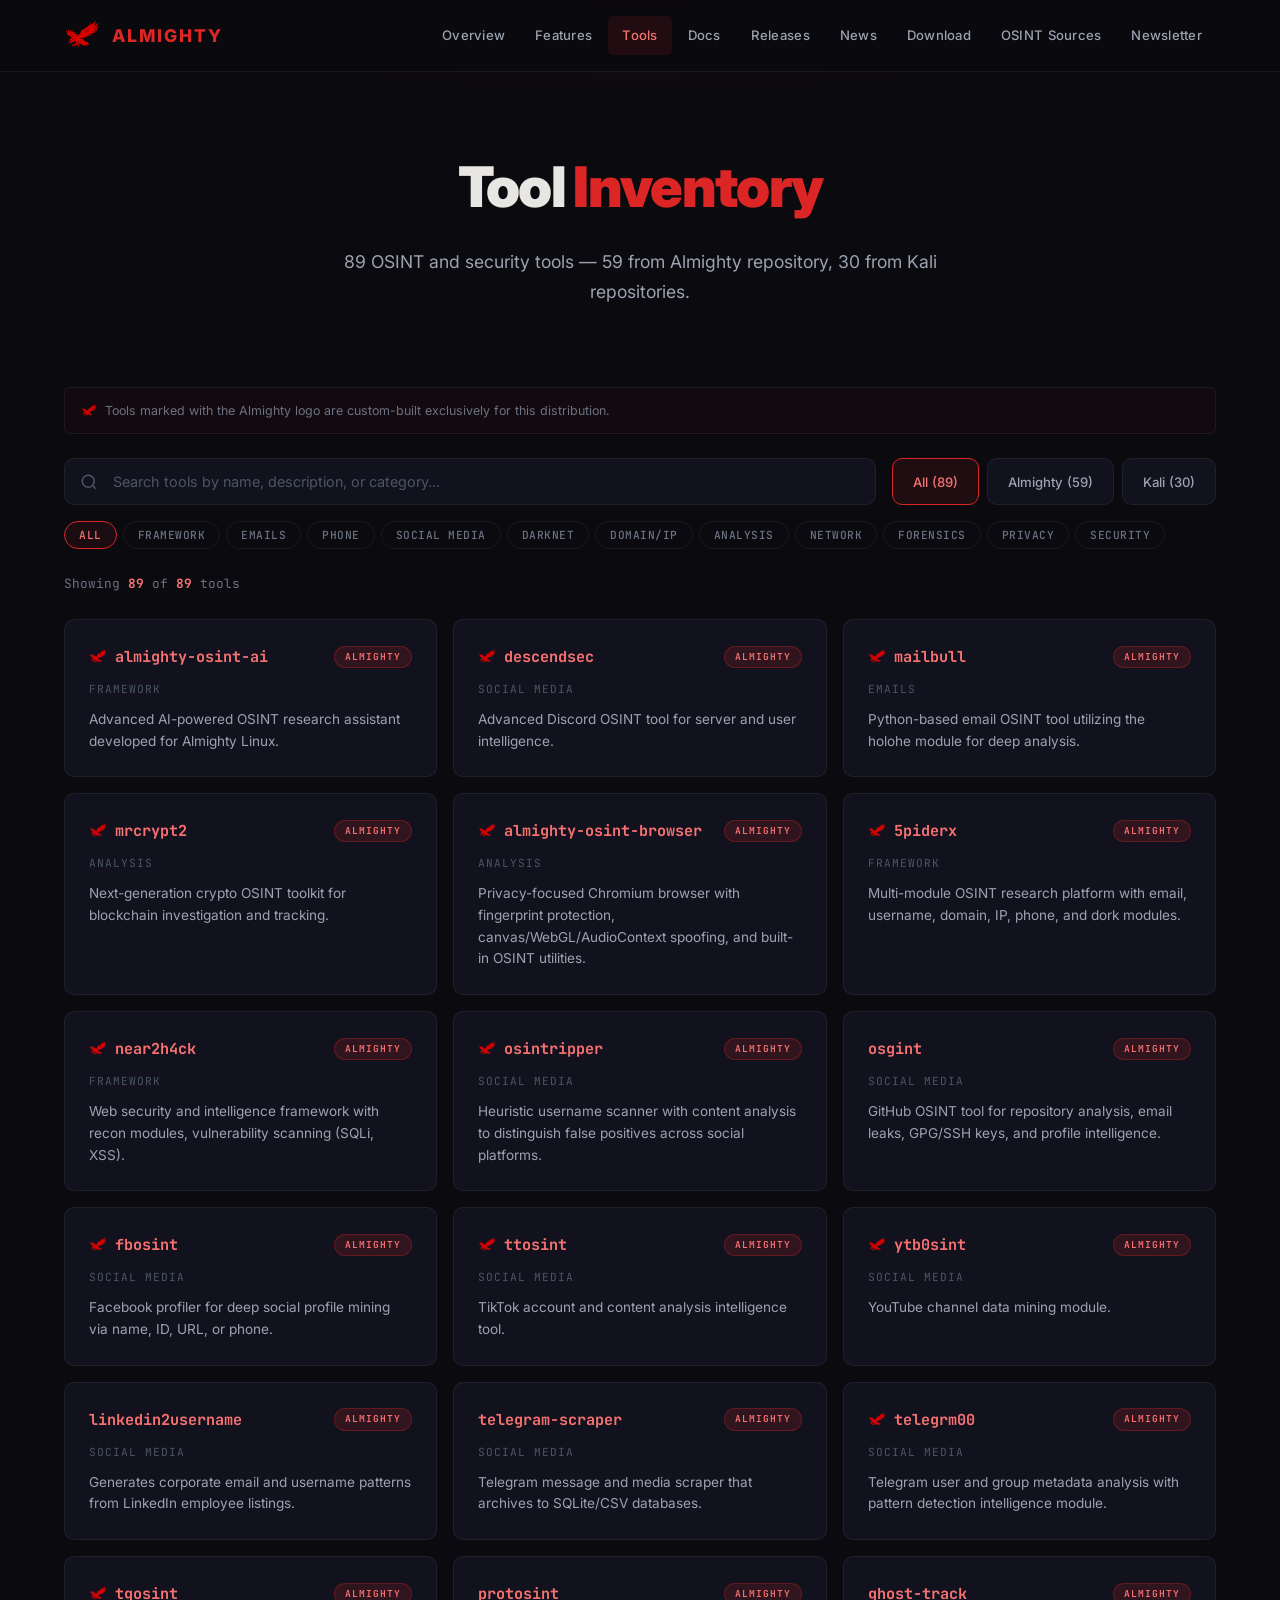
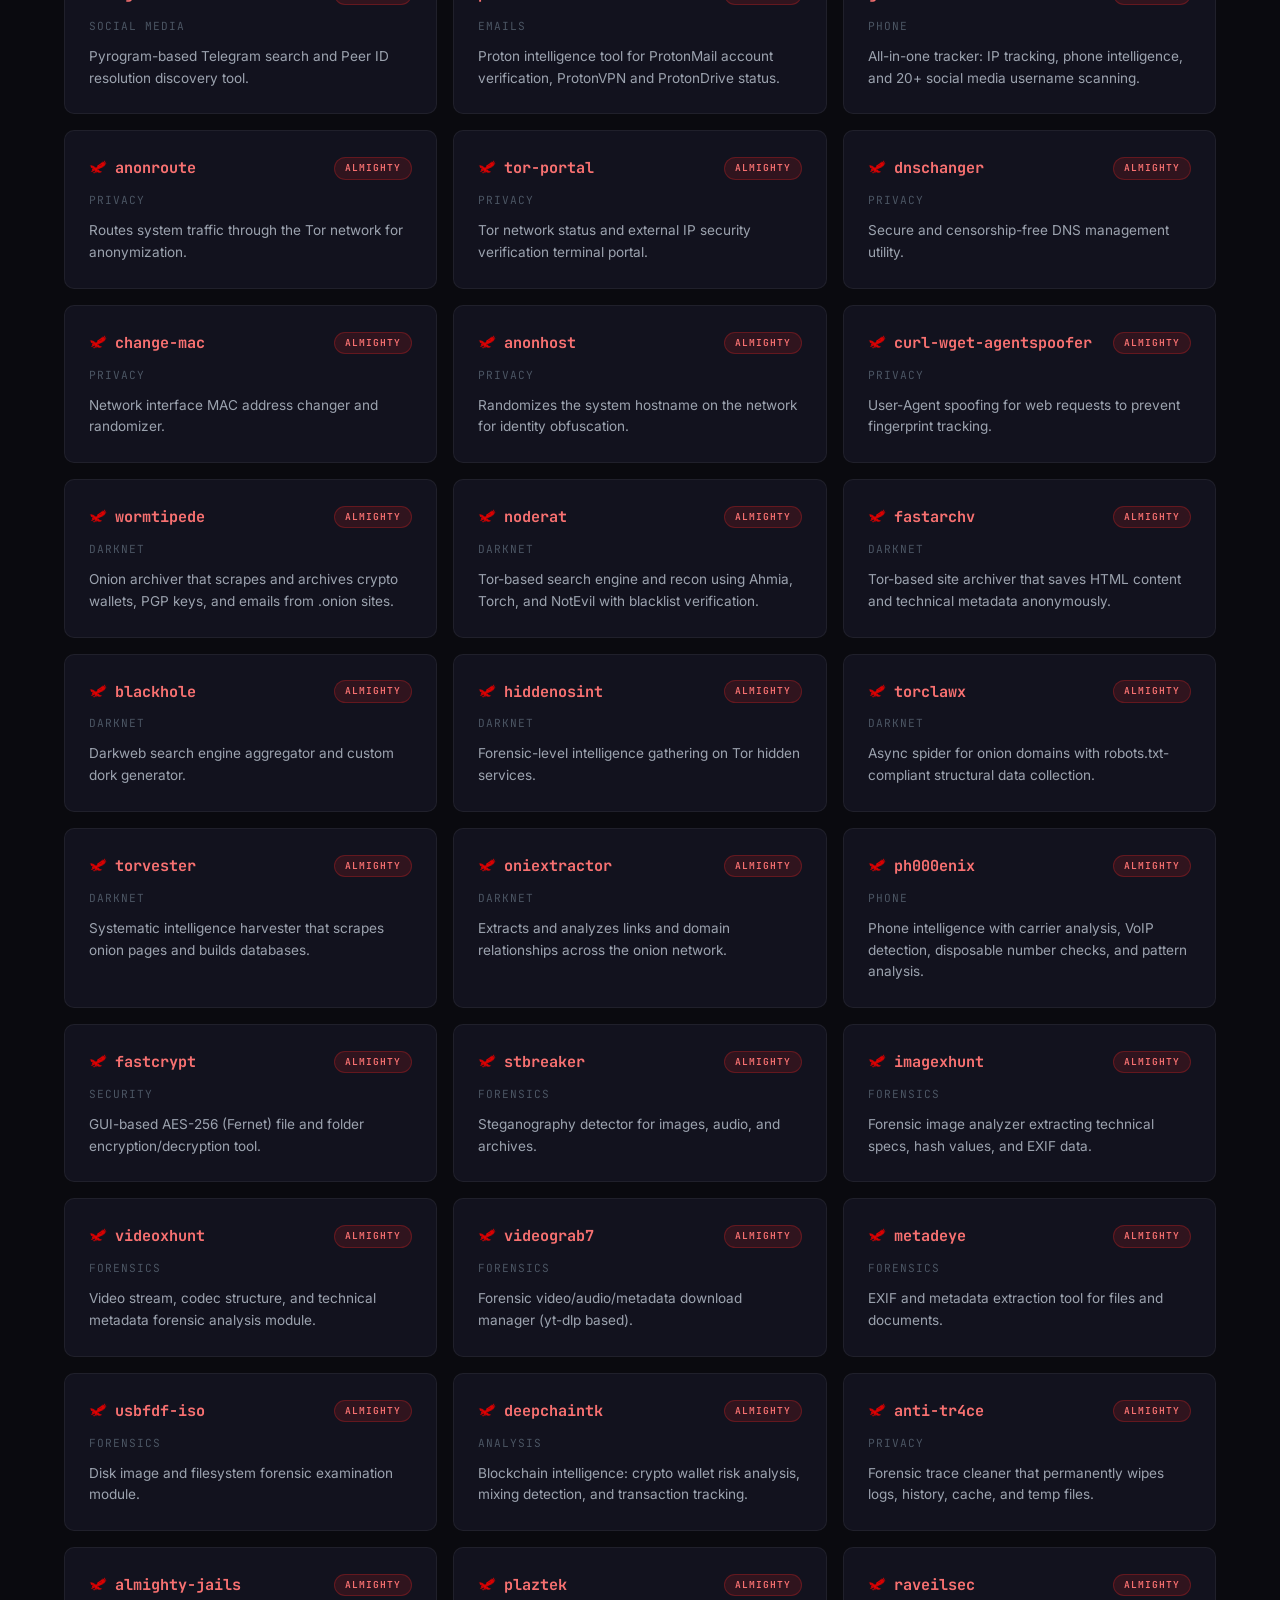
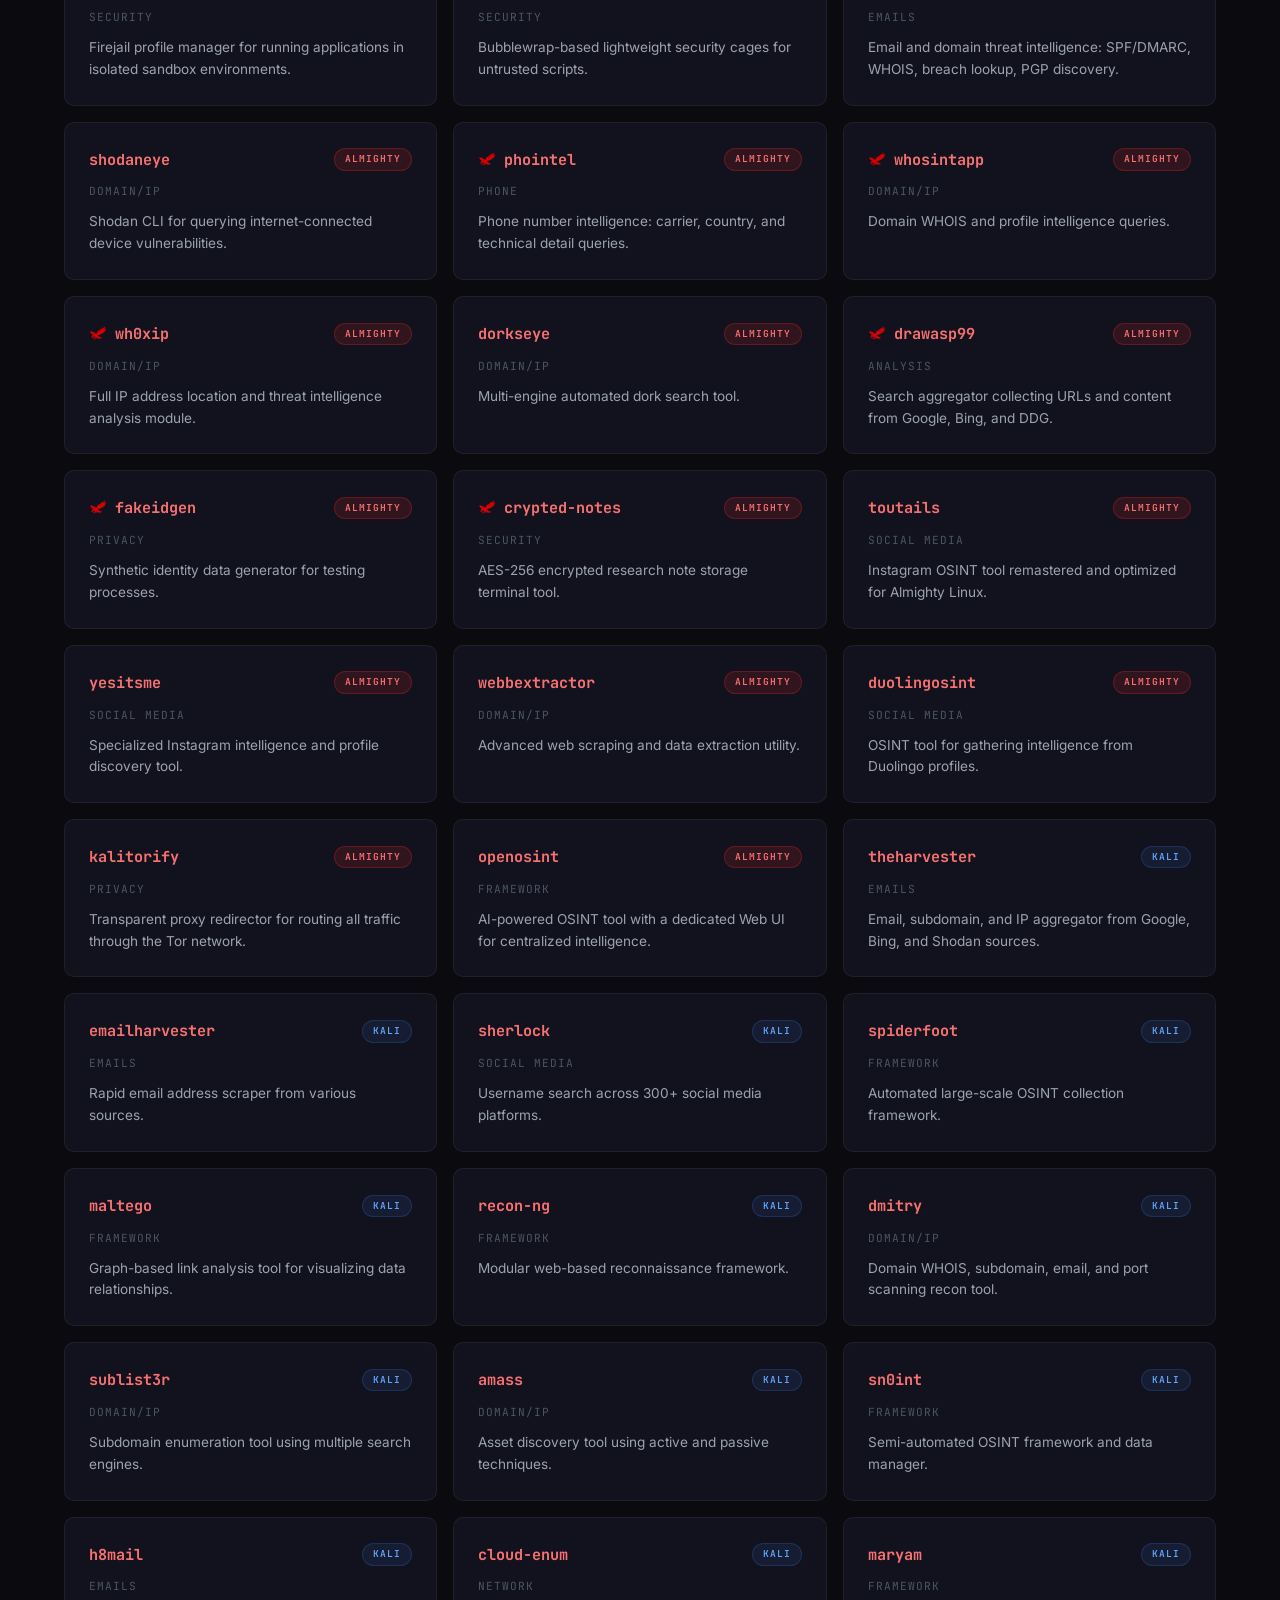
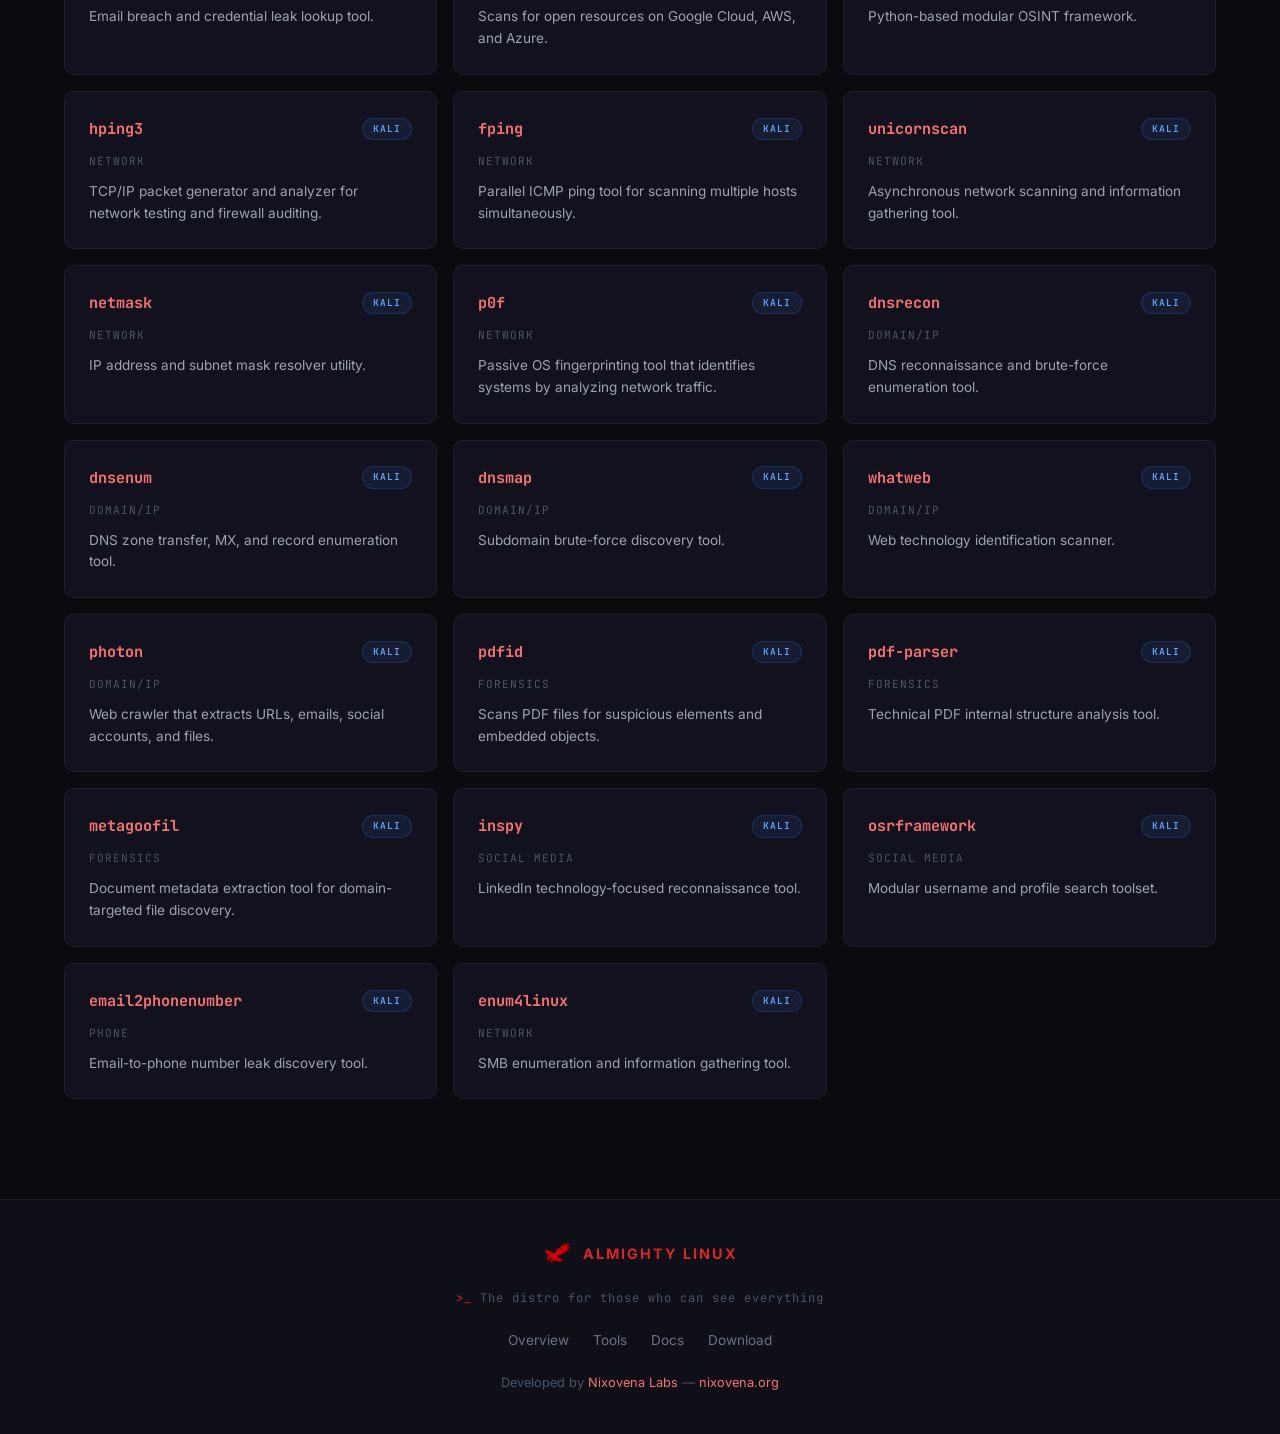
<file: tools.html>
<!DOCTYPE html>
<html lang="en">

<head>
    <meta charset="UTF-8">
    <meta name="viewport" content="width=device-width, initial-scale=1.0">
    <meta name="description" content="Almighty Linux Tool Inventory — OSINT, security, and intelligence tools.">
    <title>Tools — Almighty Linux</title>
    <link rel="icon" href="Assets/logo.png" type="image/png">
    <link
        href="https://fonts.googleapis.com/css2?family=Inter:wght@300;400;500;600;700;800;900&family=JetBrains+Mono:wght@400;500;700&display=swap"
        rel="stylesheet">
    <link rel="stylesheet" href="style.css">
</head>

<body>

    <nav class="navbar" id="navbar">
        <div class="nav-container">
            <a href="index.html" class="nav-logo">
                <img src="Assets/logo.png" alt="Almighty Linux">
                <span>ALMIGHTY</span>
            </a>
            <button class="nav-toggle" id="navToggle" aria-label="Toggle navigation">
                <span></span><span></span><span></span>
            </button>
            <ul class="nav-links" id="navLinks">
                <li><a href="index.html">Overview</a></li>
                <li><a href="index.html#features">Features</a></li>
                <li><a href="tools.html" class="active">Tools</a></li>
                <li><a href="docs.html">Docs</a></li>
                <li><a href="releases.html">Releases</a></li>
                <li><a href="news.html">News</a></li>
                <li><a href="download.html">Download</a></li>
                <li><a href="osint-sources.html">OSINT Sources</a></li>
                <li><a href="newsletter.html">Newsletter</a></li>
            </ul>
        </div>
    </nav>

    <section class="page-hero">
        <h1>Tool <span class="text-red">Inventory</span></h1>
        <p>89 OSINT and security tools — 59 from Almighty repository, 30 from Kali repositories.</p>
    </section>

    <section class="section" style="padding-top: 20px;">
        <div class="container">

            <!-- Legend -->
            <div class="tool-legend">
                <img src="Assets/logo.png" alt="Almighty"> Tools marked with the Almighty logo are custom-built
                exclusively for this distribution.
            </div>

            <!-- Search & Source Filter -->
            <div class="tools-controls">
                <div class="search-box">
                    <svg width="18" height="18" viewBox="0 0 24 24" fill="none" stroke="currentColor" stroke-width="2">
                        <circle cx="11" cy="11" r="8" />
                        <path d="m21 21-4.35-4.35" />
                    </svg>
                    <input type="text" id="toolSearch" placeholder="Search tools by name, description, or category...">
                </div>
                <div class="filter-buttons">
                    <button class="filter-btn active" data-filter="all">All (89)</button>
                    <button class="filter-btn" data-filter="almighty">Almighty (59)</button>
                    <button class="filter-btn" data-filter="kali">Kali (30)</button>
                </div>
            </div>

            <!-- Category Filter -->
            <div class="category-filters" id="categoryFilters">
                <button class="cat-btn active" data-cat="all">All</button>
                <button class="cat-btn" data-cat="framework">Framework</button>
                <button class="cat-btn" data-cat="emails">Emails</button>
                <button class="cat-btn" data-cat="phone">Phone</button>
                <button class="cat-btn" data-cat="social media">Social Media</button>
                <button class="cat-btn" data-cat="darknet">Darknet</button>
                <button class="cat-btn" data-cat="domain/ip">Domain/IP</button>
                <button class="cat-btn" data-cat="analysis">Analysis</button>
                <button class="cat-btn" data-cat="network">Network</button>
                <button class="cat-btn" data-cat="forensics">Forensics</button>
                <button class="cat-btn" data-cat="privacy">Privacy</button>
                <button class="cat-btn" data-cat="security">Security</button>
            </div>

            <div class="tools-count" id="toolCount">Showing <strong>89</strong> of <strong>89</strong> tools</div>

            <div class="tools-grid" id="toolsGrid">

                <!-- ============ ALMIGHTY CUSTOM TOOLS ============ -->

                <!-- almighty-osint-ai -->
                <div class="tool-card" data-name="almighty-osint-ai" data-source="almighty" data-category="framework"
                    data-desc="Advanced AI-powered OSINT research assistant developed for Almighty Linux.">
                    <div class="tool-card-header">
                        <img src="Assets/logo.png" alt="" class="tool-icon">
                        <span class="tool-name">almighty-osint-ai</span>
                        <span class="tool-source almighty">Almighty</span>
                    </div>
                    <span class="tool-category">Framework</span>
                    <p class="tool-desc">Advanced AI-powered OSINT research assistant developed for Almighty Linux.</p>
                </div>

                <!-- DescendSec -->
                <div class="tool-card" data-name="descendsec" data-source="almighty" data-category="social media"
                    data-desc="Advanced Discord OSINT tool for server and user intelligence.">
                    <div class="tool-card-header">
                        <img src="Assets/logo.png" alt="" class="tool-icon">
                        <span class="tool-name">descendsec</span>
                        <span class="tool-source almighty">Almighty</span>
                    </div>
                    <span class="tool-category">Social Media</span>
                    <p class="tool-desc">Advanced Discord OSINT tool for server and user intelligence.</p>
                </div>

                <!-- mailbull -->
                <div class="tool-card" data-name="mailbull" data-source="almighty" data-category="emails"
                    data-desc="Python-based email OSINT tool utilizing the holohe module for deep analysis.">
                    <div class="tool-card-header">
                        <img src="Assets/logo.png" alt="" class="tool-icon">
                        <span class="tool-name">mailbull</span>
                        <span class="tool-source almighty">Almighty</span>
                    </div>
                    <span class="tool-category">Emails</span>
                    <p class="tool-desc">Python-based email OSINT tool utilizing the holohe module for deep analysis.</p>
                </div>

                <!-- mrcrypt2 -->
                <div class="tool-card" data-name="mrcrypt2" data-source="almighty" data-category="analysis"
                    data-desc="Next-generation crypto OSINT toolkit for blockchain investigation and tracking.">
                    <div class="tool-card-header">
                        <img src="Assets/logo.png" alt="" class="tool-icon">
                        <span class="tool-name">mrcrypt2</span>
                        <span class="tool-source almighty">Almighty</span>
                    </div>
                    <span class="tool-category">Analysis</span>
                    <p class="tool-desc">Next-generation crypto OSINT toolkit for blockchain investigation and tracking.</p>
                </div>

                <!-- OSINT Browser -->
                <div class="tool-card" data-name="almighty-osint-browser" data-source="almighty"
                    data-category="analysis"
                    data-desc="Privacy-focused Chromium browser with fingerprint protection and built-in OSINT utilities.">
                    <div class="tool-card-header">
                        <img src="Assets/logo.png" alt="" class="tool-icon">
                        <span class="tool-name">almighty-osint-browser</span>
                        <span class="tool-source almighty">Almighty</span>
                    </div>
                    <span class="tool-category">Analysis</span>
                    <p class="tool-desc">Privacy-focused Chromium browser with fingerprint protection,
                        canvas/WebGL/AudioContext spoofing, and built-in OSINT utilities.</p>
                </div>

                <!-- Frameworks -->
                <div class="tool-card" data-name="5piderx" data-source="almighty" data-category="framework"
                    data-desc="Multi-module OSINT research platform with email, username, domain, IP, phone, and dork modules.">
                    <div class="tool-card-header">
                        <img src="Assets/logo.png" alt="" class="tool-icon">
                        <span class="tool-name">5piderx</span>
                        <span class="tool-source almighty">Almighty</span>
                    </div>
                    <span class="tool-category">Framework</span>
                    <p class="tool-desc">Multi-module OSINT research platform with email, username, domain, IP, phone,
                        and dork modules.</p>
                </div>

                <div class="tool-card" data-name="near2h4ck" data-source="almighty" data-category="framework"
                    data-desc="Web security and intelligence framework with recon modules, vulnerability scanning (SQLi, XSS).">
                    <div class="tool-card-header">
                        <img src="Assets/logo.png" alt="" class="tool-icon">
                        <span class="tool-name">near2h4ck</span>
                        <span class="tool-source almighty">Almighty</span>
                    </div>
                    <span class="tool-category">Framework</span>
                    <p class="tool-desc">Web security and intelligence framework with recon modules, vulnerability
                        scanning (SQLi, XSS).</p>
                </div>

                <div class="tool-card" data-name="osintripper" data-source="almighty" data-category="social media"
                    data-desc="Heuristic username scanner with content analysis to distinguish false positives across social platforms.">
                    <div class="tool-card-header">
                        <img src="Assets/logo.png" alt="" class="tool-icon">
                        <span class="tool-name">osintripper</span>
                        <span class="tool-source almighty">Almighty</span>
                    </div>
                    <span class="tool-category">Social Media</span>
                    <p class="tool-desc">Heuristic username scanner with content analysis to distinguish false positives
                        across social platforms.</p>
                </div>

                <!-- Social Media -->
                <div class="tool-card" data-name="osgint" data-source="almighty" data-category="social media"
                    data-desc="GitHub OSINT tool for repository analysis, email leaks, GPG/SSH keys, and profile intelligence.">
                    <div class="tool-card-header">
                        <span class="tool-name">osgint</span>
                        <span class="tool-source almighty">Almighty</span>
                    </div>
                    <span class="tool-category">Social Media</span>
                    <p class="tool-desc">GitHub OSINT tool for repository analysis, email leaks, GPG/SSH keys, and
                        profile intelligence.</p>
                </div>

                <div class="tool-card" data-name="fbosint" data-source="almighty" data-category="social media"
                    data-desc="Facebook profiler for deep social profile mining via name, ID, URL, or phone.">
                    <div class="tool-card-header">
                        <img src="Assets/logo.png" alt="" class="tool-icon">
                        <span class="tool-name">fbosint</span>
                        <span class="tool-source almighty">Almighty</span>
                    </div>
                    <span class="tool-category">Social Media</span>
                    <p class="tool-desc">Facebook profiler for deep social profile mining via name, ID, URL, or phone.
                    </p>
                </div>

                <div class="tool-card" data-name="ttosint" data-source="almighty" data-category="social media"
                    data-desc="TikTok account and content analysis intelligence tool.">
                    <div class="tool-card-header">
                        <img src="Assets/logo.png" alt="" class="tool-icon">
                        <span class="tool-name">ttosint</span>
                        <span class="tool-source almighty">Almighty</span>
                    </div>
                    <span class="tool-category">Social Media</span>
                    <p class="tool-desc">TikTok account and content analysis intelligence tool.</p>
                </div>

                <div class="tool-card" data-name="ytb0sint" data-source="almighty" data-category="social media"
                    data-desc="YouTube channel data mining module.">
                    <div class="tool-card-header">
                        <img src="Assets/logo.png" alt="" class="tool-icon">
                        <span class="tool-name">ytb0sint</span>
                        <span class="tool-source almighty">Almighty</span>
                    </div>
                    <span class="tool-category">Social Media</span>
                    <p class="tool-desc">YouTube channel data mining module.</p>
                </div>

                <div class="tool-card" data-name="linkedin2username" data-source="almighty" data-category="social media"
                    data-desc="Generates corporate email and username patterns from LinkedIn employee listings.">
                    <div class="tool-card-header">
                        <span class="tool-name">linkedin2username</span>
                        <span class="tool-source almighty">Almighty</span>
                    </div>
                    <span class="tool-category">Social Media</span>
                    <p class="tool-desc">Generates corporate email and username patterns from LinkedIn employee
                        listings.</p>
                </div>

                <div class="tool-card" data-name="telegram-scraper" data-source="almighty" data-category="social media"
                    data-desc="Telegram message and media scraper that archives to SQLite/CSV databases.">
                    <div class="tool-card-header">
                        <span class="tool-name">telegram-scraper</span>
                        <span class="tool-source almighty">Almighty</span>
                    </div>
                    <span class="tool-category">Social Media</span>
                    <p class="tool-desc">Telegram message and media scraper that archives to SQLite/CSV databases.</p>
                </div>

                <div class="tool-card" data-name="telegrm00" data-source="almighty" data-category="social media"
                    data-desc="Telegram user and group metadata analysis with pattern detection intelligence module.">
                    <div class="tool-card-header">
                        <img src="Assets/logo.png" alt="" class="tool-icon">
                        <span class="tool-name">telegrm00</span>
                        <span class="tool-source almighty">Almighty</span>
                    </div>
                    <span class="tool-category">Social Media</span>
                    <p class="tool-desc">Telegram user and group metadata analysis with pattern detection intelligence
                        module.</p>
                </div>

                <div class="tool-card" data-name="tgosint" data-source="almighty" data-category="social media"
                    data-desc="Pyrogram-based Telegram search and Peer ID resolution discovery tool.">
                    <div class="tool-card-header">
                        <img src="Assets/logo.png" alt="" class="tool-icon">
                        <span class="tool-name">tgosint</span>
                        <span class="tool-source almighty">Almighty</span>
                    </div>
                    <span class="tool-category">Social Media</span>
                    <p class="tool-desc">Pyrogram-based Telegram search and Peer ID resolution discovery tool.</p>
                </div>

                <div class="tool-card" data-name="protosint" data-source="almighty" data-category="emails"
                    data-desc="Proton intelligence tool for ProtonMail account verification, ProtonVPN and ProtonDrive status.">
                    <div class="tool-card-header">
                        <span class="tool-name">protosint</span>
                        <span class="tool-source almighty">Almighty</span>
                    </div>
                    <span class="tool-category">Emails</span>
                    <p class="tool-desc">Proton intelligence tool for ProtonMail account verification, ProtonVPN and
                        ProtonDrive status.</p>
                </div>

                <!-- Network & Privacy -->
                <div class="tool-card" data-name="ghost-track" data-source="almighty" data-category="phone"
                    data-desc="All-in-one tracker: IP tracking, phone intelligence, and 20+ social media username scanning.">
                    <div class="tool-card-header">
                        <span class="tool-name">ghost-track</span>
                        <span class="tool-source almighty">Almighty</span>
                    </div>
                    <span class="tool-category">Phone</span>
                    <p class="tool-desc">All-in-one tracker: IP tracking, phone intelligence, and 20+ social media
                        username scanning.</p>
                </div>

                <div class="tool-card" data-name="anonroute" data-source="almighty" data-category="privacy"
                    data-desc="Routes system traffic through the Tor network for anonymization.">
                    <div class="tool-card-header">
                        <img src="Assets/logo.png" alt="" class="tool-icon">
                        <span class="tool-name">anonroute</span>
                        <span class="tool-source almighty">Almighty</span>
                    </div>
                    <span class="tool-category">Privacy</span>
                    <p class="tool-desc">Routes system traffic through the Tor network for anonymization.</p>
                </div>

                <div class="tool-card" data-name="tor-portal" data-source="almighty" data-category="privacy"
                    data-desc="Tor network status and external IP security verification terminal portal.">
                    <div class="tool-card-header">
                        <img src="Assets/logo.png" alt="" class="tool-icon">
                        <span class="tool-name">tor-portal</span>
                        <span class="tool-source almighty">Almighty</span>
                    </div>
                    <span class="tool-category">Privacy</span>
                    <p class="tool-desc">Tor network status and external IP security verification terminal portal.</p>
                </div>

                <div class="tool-card" data-name="dnschanger" data-source="almighty" data-category="privacy"
                    data-desc="Secure and censorship-free DNS management utility.">
                    <div class="tool-card-header">
                        <img src="Assets/logo.png" alt="" class="tool-icon">
                        <span class="tool-name">dnschanger</span>
                        <span class="tool-source almighty">Almighty</span>
                    </div>
                    <span class="tool-category">Privacy</span>
                    <p class="tool-desc">Secure and censorship-free DNS management utility.</p>
                </div>

                <div class="tool-card" data-name="change-mac" data-source="almighty" data-category="privacy"
                    data-desc="Network interface MAC address changer and randomizer.">
                    <div class="tool-card-header">
                        <img src="Assets/logo.png" alt="" class="tool-icon">
                        <span class="tool-name">change-mac</span>
                        <span class="tool-source almighty">Almighty</span>
                    </div>
                    <span class="tool-category">Privacy</span>
                    <p class="tool-desc">Network interface MAC address changer and randomizer.</p>
                </div>

                <div class="tool-card" data-name="anonhost" data-source="almighty" data-category="privacy"
                    data-desc="Randomizes the system hostname on the network for identity obfuscation.">
                    <div class="tool-card-header">
                        <img src="Assets/logo.png" alt="" class="tool-icon">
                        <span class="tool-name">anonhost</span>
                        <span class="tool-source almighty">Almighty</span>
                    </div>
                    <span class="tool-category">Privacy</span>
                    <p class="tool-desc">Randomizes the system hostname on the network for identity obfuscation.</p>
                </div>

                <div class="tool-card" data-name="curl-wget-agentspoofer" data-source="almighty" data-category="privacy"
                    data-desc="User-Agent spoofing for web requests to prevent fingerprint tracking.">
                    <div class="tool-card-header">
                        <img src="Assets/logo.png" alt="" class="tool-icon">
                        <span class="tool-name">curl-wget-agentspoofer</span>
                        <span class="tool-source almighty">Almighty</span>
                    </div>
                    <span class="tool-category">Privacy</span>
                    <p class="tool-desc">User-Agent spoofing for web requests to prevent fingerprint tracking.</p>
                </div>

                <!-- Dark Web -->
                <div class="tool-card" data-name="wormtipede" data-source="almighty" data-category="darknet"
                    data-desc="Onion archiver that scrapes and archives crypto wallets, PGP keys, and emails from .onion sites.">
                    <div class="tool-card-header">
                        <img src="Assets/logo.png" alt="" class="tool-icon">
                        <span class="tool-name">wormtipede</span>
                        <span class="tool-source almighty">Almighty</span>
                    </div>
                    <span class="tool-category">Darknet</span>
                    <p class="tool-desc">Onion archiver that scrapes and archives crypto wallets, PGP keys, and emails
                        from .onion sites.</p>
                </div>

                <div class="tool-card" data-name="noderat" data-source="almighty" data-category="darknet"
                    data-desc="Tor-based search engine and recon using Ahmia, Torch, and NotEvil with blacklist verification.">
                    <div class="tool-card-header">
                        <img src="Assets/logo.png" alt="" class="tool-icon">
                        <span class="tool-name">noderat</span>
                        <span class="tool-source almighty">Almighty</span>
                    </div>
                    <span class="tool-category">Darknet</span>
                    <p class="tool-desc">Tor-based search engine and recon using Ahmia, Torch, and NotEvil with
                        blacklist verification.</p>
                </div>

                <div class="tool-card" data-name="fastarchv" data-source="almighty" data-category="darknet"
                    data-desc="Tor-based site archiver that saves HTML content and technical metadata anonymously.">
                    <div class="tool-card-header">
                        <img src="Assets/logo.png" alt="" class="tool-icon">
                        <span class="tool-name">fastarchv</span>
                        <span class="tool-source almighty">Almighty</span>
                    </div>
                    <span class="tool-category">Darknet</span>
                    <p class="tool-desc">Tor-based site archiver that saves HTML content and technical metadata
                        anonymously.</p>
                </div>

                <div class="tool-card" data-name="blackhole" data-source="almighty" data-category="darknet"
                    data-desc="Darkweb search engine aggregator and custom dork generator.">
                    <div class="tool-card-header">
                        <img src="Assets/logo.png" alt="" class="tool-icon">
                        <span class="tool-name">blackhole</span>
                        <span class="tool-source almighty">Almighty</span>
                    </div>
                    <span class="tool-category">Darknet</span>
                    <p class="tool-desc">Darkweb search engine aggregator and custom dork generator.</p>
                </div>

                <div class="tool-card" data-name="hiddenosint" data-source="almighty" data-category="darknet"
                    data-desc="Forensic-level intelligence gathering on Tor hidden services.">
                    <div class="tool-card-header">
                        <img src="Assets/logo.png" alt="" class="tool-icon">
                        <span class="tool-name">hiddenosint</span>
                        <span class="tool-source almighty">Almighty</span>
                    </div>
                    <span class="tool-category">Darknet</span>
                    <p class="tool-desc">Forensic-level intelligence gathering on Tor hidden services.</p>
                </div>

                <div class="tool-card" data-name="torclawx" data-source="almighty" data-category="darknet"
                    data-desc="Async spider for onion domains with robots.txt-compliant structural data collection.">
                    <div class="tool-card-header">
                        <img src="Assets/logo.png" alt="" class="tool-icon">
                        <span class="tool-name">torclawx</span>
                        <span class="tool-source almighty">Almighty</span>
                    </div>
                    <span class="tool-category">Darknet</span>
                    <p class="tool-desc">Async spider for onion domains with robots.txt-compliant structural data
                        collection.</p>
                </div>

                <div class="tool-card" data-name="torvester" data-source="almighty" data-category="darknet"
                    data-desc="Systematic intelligence harvester that scrapes onion pages and builds databases.">
                    <div class="tool-card-header">
                        <img src="Assets/logo.png" alt="" class="tool-icon">
                        <span class="tool-name">torvester</span>
                        <span class="tool-source almighty">Almighty</span>
                    </div>
                    <span class="tool-category">Darknet</span>
                    <p class="tool-desc">Systematic intelligence harvester that scrapes onion pages and builds
                        databases.</p>
                </div>

                <div class="tool-card" data-name="oniextractor" data-source="almighty" data-category="darknet"
                    data-desc="Extracts and analyzes links and domain relationships across the onion network.">
                    <div class="tool-card-header">
                        <img src="Assets/logo.png" alt="" class="tool-icon">
                        <span class="tool-name">oniextractor</span>
                        <span class="tool-source almighty">Almighty</span>
                    </div>
                    <span class="tool-category">Darknet</span>
                    <p class="tool-desc">Extracts and analyzes links and domain relationships across the onion network.
                    </p>
                </div>

                <!-- Forensics & Analysis -->
                <div class="tool-card" data-name="ph000enix" data-source="almighty" data-category="phone"
                    data-desc="Phone intelligence with carrier analysis, VoIP detection, disposable number checks, and pattern analysis.">
                    <div class="tool-card-header">
                        <img src="Assets/logo.png" alt="" class="tool-icon">
                        <span class="tool-name">ph000enix</span>
                        <span class="tool-source almighty">Almighty</span>
                    </div>
                    <span class="tool-category">Phone</span>
                    <p class="tool-desc">Phone intelligence with carrier analysis, VoIP detection, disposable number
                        checks, and pattern analysis.</p>
                </div>

                <div class="tool-card" data-name="fastcrypt" data-source="almighty" data-category="security"
                    data-desc="GUI-based AES-256 (Fernet) file and folder encryption/decryption tool.">
                    <div class="tool-card-header">
                        <img src="Assets/logo.png" alt="" class="tool-icon">
                        <span class="tool-name">fastcrypt</span>
                        <span class="tool-source almighty">Almighty</span>
                    </div>
                    <span class="tool-category">Security</span>
                    <p class="tool-desc">GUI-based AES-256 (Fernet) file and folder encryption/decryption tool.</p>
                </div>

                <div class="tool-card" data-name="stbreaker" data-source="almighty" data-category="forensics"
                    data-desc="Steganography detector for images, audio, and archives.">
                    <div class="tool-card-header">
                        <img src="Assets/logo.png" alt="" class="tool-icon">
                        <span class="tool-name">stbreaker</span>
                        <span class="tool-source almighty">Almighty</span>
                    </div>
                    <span class="tool-category">Forensics</span>
                    <p class="tool-desc">Steganography detector for images, audio, and archives.</p>
                </div>

                <div class="tool-card" data-name="imagexhunt" data-source="almighty" data-category="forensics"
                    data-desc="Forensic image analyzer extracting technical specs, hash values, and EXIF data.">
                    <div class="tool-card-header">
                        <img src="Assets/logo.png" alt="" class="tool-icon">
                        <span class="tool-name">imagexhunt</span>
                        <span class="tool-source almighty">Almighty</span>
                    </div>
                    <span class="tool-category">Forensics</span>
                    <p class="tool-desc">Forensic image analyzer extracting technical specs, hash values, and EXIF data.
                    </p>
                </div>

                <div class="tool-card" data-name="videoxhunt" data-source="almighty" data-category="forensics"
                    data-desc="Video stream, codec structure, and technical metadata forensic analysis module.">
                    <div class="tool-card-header">
                        <img src="Assets/logo.png" alt="" class="tool-icon">
                        <span class="tool-name">videoxhunt</span>
                        <span class="tool-source almighty">Almighty</span>
                    </div>
                    <span class="tool-category">Forensics</span>
                    <p class="tool-desc">Video stream, codec structure, and technical metadata forensic analysis module.
                    </p>
                </div>

                <div class="tool-card" data-name="videograb7" data-source="almighty" data-category="forensics"
                    data-desc="Forensic video/audio/metadata download manager (yt-dlp based).">
                    <div class="tool-card-header">
                        <img src="Assets/logo.png" alt="" class="tool-icon">
                        <span class="tool-name">videograb7</span>
                        <span class="tool-source almighty">Almighty</span>
                    </div>
                    <span class="tool-category">Forensics</span>
                    <p class="tool-desc">Forensic video/audio/metadata download manager (yt-dlp based).</p>
                </div>

                <div class="tool-card" data-name="metadeye" data-source="almighty" data-category="forensics"
                    data-desc="EXIF and metadata extraction tool for files and documents.">
                    <div class="tool-card-header">
                        <img src="Assets/logo.png" alt="" class="tool-icon">
                        <span class="tool-name">metadeye</span>
                        <span class="tool-source almighty">Almighty</span>
                    </div>
                    <span class="tool-category">Forensics</span>
                    <p class="tool-desc">EXIF and metadata extraction tool for files and documents.</p>
                </div>

                <div class="tool-card" data-name="usbfdf-iso" data-source="almighty" data-category="forensics"
                    data-desc="Disk image and filesystem forensic examination module.">
                    <div class="tool-card-header">
                        <img src="Assets/logo.png" alt="" class="tool-icon">
                        <span class="tool-name">usbfdf-iso</span>
                        <span class="tool-source almighty">Almighty</span>
                    </div>
                    <span class="tool-category">Forensics</span>
                    <p class="tool-desc">Disk image and filesystem forensic examination module.</p>
                </div>

                <div class="tool-card" data-name="deepchaintk" data-source="almighty" data-category="analysis"
                    data-desc="Blockchain intelligence: crypto wallet risk analysis, mixing detection, and transaction tracking.">
                    <div class="tool-card-header">
                        <img src="Assets/logo.png" alt="" class="tool-icon">
                        <span class="tool-name">deepchaintk</span>
                        <span class="tool-source almighty">Almighty</span>
                    </div>
                    <span class="tool-category">Analysis</span>
                    <p class="tool-desc">Blockchain intelligence: crypto wallet risk analysis, mixing detection, and
                        transaction tracking.</p>
                </div>

                <!-- Isolation & Cleaning -->
                <div class="tool-card" data-name="anti-tr4ce" data-source="almighty" data-category="privacy"
                    data-desc="Forensic trace cleaner that permanently wipes logs, history, cache, and temp files.">
                    <div class="tool-card-header">
                        <img src="Assets/logo.png" alt="" class="tool-icon">
                        <span class="tool-name">anti-tr4ce</span>
                        <span class="tool-source almighty">Almighty</span>
                    </div>
                    <span class="tool-category">Privacy</span>
                    <p class="tool-desc">Forensic trace cleaner that permanently wipes logs, history, cache, and temp
                        files.</p>
                </div>

                <div class="tool-card" data-name="almighty-jails" data-source="almighty" data-category="security"
                    data-desc="Firejail profile manager for running applications in isolated sandbox environments.">
                    <div class="tool-card-header">
                        <img src="Assets/logo.png" alt="" class="tool-icon">
                        <span class="tool-name">almighty-jails</span>
                        <span class="tool-source almighty">Almighty</span>
                    </div>
                    <span class="tool-category">Security</span>
                    <p class="tool-desc">Firejail profile manager for running applications in isolated sandbox
                        environments.</p>
                </div>

                <div class="tool-card" data-name="plaztek" data-source="almighty" data-category="security"
                    data-desc="Bubblewrap-based lightweight security cages for untrusted scripts.">
                    <div class="tool-card-header">
                        <img src="Assets/logo.png" alt="" class="tool-icon">
                        <span class="tool-name">plaztek</span>
                        <span class="tool-source almighty">Almighty</span>
                    </div>
                    <span class="tool-category">Security</span>
                    <p class="tool-desc">Bubblewrap-based lightweight security cages for untrusted scripts.</p>
                </div>

                <!-- Other Research -->
                <div class="tool-card" data-name="raveilsec" data-source="almighty" data-category="emails"
                    data-desc="Email and domain threat intelligence: SPF/DMARC, WHOIS, breach lookup, PGP discovery.">
                    <div class="tool-card-header">
                        <img src="Assets/logo.png" alt="" class="tool-icon">
                        <span class="tool-name">raveilsec</span>
                        <span class="tool-source almighty">Almighty</span>
                    </div>
                    <span class="tool-category">Emails</span>
                    <p class="tool-desc">Email and domain threat intelligence: SPF/DMARC, WHOIS, breach lookup, PGP
                        discovery.</p>
                </div>

                <div class="tool-card" data-name="shodaneye" data-source="almighty" data-category="domain/ip"
                    data-desc="Shodan CLI for querying internet-connected device vulnerabilities.">
                    <div class="tool-card-header">
                        <span class="tool-name">shodaneye</span>
                        <span class="tool-source almighty">Almighty</span>
                    </div>
                    <span class="tool-category">Domain/IP</span>
                    <p class="tool-desc">Shodan CLI for querying internet-connected device vulnerabilities.</p>
                </div>

                <div class="tool-card" data-name="phointel" data-source="almighty" data-category="phone"
                    data-desc="Phone number intelligence: carrier, country, and technical detail queries.">
                    <div class="tool-card-header">
                        <img src="Assets/logo.png" alt="" class="tool-icon">
                        <span class="tool-name">phointel</span>
                        <span class="tool-source almighty">Almighty</span>
                    </div>
                    <span class="tool-category">Phone</span>
                    <p class="tool-desc">Phone number intelligence: carrier, country, and technical detail queries.</p>
                </div>

                <div class="tool-card" data-name="whosintapp" data-source="almighty" data-category="domain/ip"
                    data-desc="Domain WHOIS and profile intelligence queries.">
                    <div class="tool-card-header">
                        <img src="Assets/logo.png" alt="" class="tool-icon">
                        <span class="tool-name">whosintapp</span>
                        <span class="tool-source almighty">Almighty</span>
                    </div>
                    <span class="tool-category">Domain/IP</span>
                    <p class="tool-desc">Domain WHOIS and profile intelligence queries.</p>
                </div>

                <div class="tool-card" data-name="wh0xip" data-source="almighty" data-category="domain/ip"
                    data-desc="Full IP address location and threat intelligence analysis module.">
                    <div class="tool-card-header">
                        <img src="Assets/logo.png" alt="" class="tool-icon">
                        <span class="tool-name">wh0xip</span>
                        <span class="tool-source almighty">Almighty</span>
                    </div>
                    <span class="tool-category">Domain/IP</span>
                    <p class="tool-desc">Full IP address location and threat intelligence analysis module.</p>
                </div>

                <div class="tool-card" data-name="dorkseye" data-source="almighty" data-category="domain/ip"
                    data-desc="Multi-engine automated dork search tool.">
                    <div class="tool-card-header">
                        <span class="tool-name">dorkseye</span>
                        <span class="tool-source almighty">Almighty</span>
                    </div>
                    <span class="tool-category">Domain/IP</span>
                    <p class="tool-desc">Multi-engine automated dork search tool.</p>
                </div>

                <div class="tool-card" data-name="drawasp99" data-source="almighty" data-category="analysis"
                    data-desc="Search aggregator collecting URLs and content from Google, Bing, and DDG.">
                    <div class="tool-card-header">
                        <img src="Assets/logo.png" alt="" class="tool-icon">
                        <span class="tool-name">drawasp99</span>
                        <span class="tool-source almighty">Almighty</span>
                    </div>
                    <span class="tool-category">Analysis</span>
                    <p class="tool-desc">Search aggregator collecting URLs and content from Google, Bing, and DDG.</p>
                </div>

                <div class="tool-card" data-name="fakeidgen" data-source="almighty" data-category="privacy"
                    data-desc="Synthetic identity data generator for testing processes.">
                    <div class="tool-card-header">
                        <img src="Assets/logo.png" alt="" class="tool-icon">
                        <span class="tool-name">fakeidgen</span>
                        <span class="tool-source almighty">Almighty</span>
                    </div>
                    <span class="tool-category">Privacy</span>
                    <p class="tool-desc">Synthetic identity data generator for testing processes.</p>
                </div>

                <div class="tool-card" data-name="crypted-notes" data-source="almighty" data-category="security"
                    data-desc="AES-256 encrypted research note storage terminal tool.">
                    <div class="tool-card-header">
                        <img src="Assets/logo.png" alt="" class="tool-icon">
                        <span class="tool-name">crypted-notes</span>
                        <span class="tool-source almighty">Almighty</span>
                    </div>
                    <span class="tool-category">Security</span>
                    <p class="tool-desc">AES-256 encrypted research note storage terminal tool.</p>
                </div>

                <!-- toutails -->
                <div class="tool-card" data-name="toutails" data-source="almighty" data-category="social media"
                    data-desc="Instagram OSINT tool remastered and optimized for Almighty Linux.">
                    <div class="tool-card-header">
                        <span class="tool-name">toutails</span>
                        <span class="tool-source almighty">Almighty</span>
                    </div>
                    <span class="tool-category">Social Media</span>
                    <p class="tool-desc">Instagram OSINT tool remastered and optimized for Almighty Linux.</p>
                </div>

                <!-- yesitsme -->
                <div class="tool-card" data-name="yesitsme" data-source="almighty" data-category="social media"
                    data-desc="Specialized Instagram intelligence and profile discovery tool.">
                    <div class="tool-card-header">
                        <span class="tool-name">yesitsme</span>
                        <span class="tool-source almighty">Almighty</span>
                    </div>
                    <span class="tool-category">Social Media</span>
                    <p class="tool-desc">Specialized Instagram intelligence and profile discovery tool.</p>
                </div>

                <!-- webbextractor -->
                <div class="tool-card" data-name="webbextractor" data-source="almighty" data-category="domain/ip"
                    data-desc="Advanced web scraping and data extraction utility.">
                    <div class="tool-card-header">
                        <span class="tool-name">webbextractor</span>
                        <span class="tool-source almighty">Almighty</span>
                    </div>
                    <span class="tool-category">Domain/IP</span>
                    <p class="tool-desc">Advanced web scraping and data extraction utility.</p>
                </div>

                <!-- duolingosint -->
                <div class="tool-card" data-name="duolingosint" data-source="almighty" data-category="social media"
                    data-desc="OSINT tool for gathering intelligence from Duolingo profiles.">
                    <div class="tool-card-header">
                        <span class="tool-name">duolingosint</span>
                        <span class="tool-source almighty">Almighty</span>
                    </div>
                    <span class="tool-category">Social Media</span>
                    <p class="tool-desc">OSINT tool for gathering intelligence from Duolingo profiles.</p>
                </div>

                <!-- kalitorify -->
                <div class="tool-card" data-name="kalitorify" data-source="almighty" data-category="privacy"
                    data-desc="Transparent proxy redirector for routing all traffic through the Tor network.">
                    <div class="tool-card-header">
                        <span class="tool-name">kalitorify</span>
                        <span class="tool-source almighty">Almighty</span>
                    </div>
                    <span class="tool-category">Privacy</span>
                    <p class="tool-desc">Transparent proxy redirector for routing all traffic through the Tor network.</p>
                </div>

                <!-- openosint -->
                <div class="tool-card" data-name="openosint" data-source="almighty" data-category="framework"
                    data-desc="AI-powered OSINT tool with a dedicated Web UI for centralized intelligence.">
                    <div class="tool-card-header">
                        <span class="tool-name">openosint</span>
                        <span class="tool-source almighty">Almighty</span>
                    </div>
                    <span class="tool-category">Framework</span>
                    <p class="tool-desc">AI-powered OSINT tool with a dedicated Web UI for centralized intelligence.</p>
                </div>

                <!-- ============ KALI TOOLS ============ -->


                <div class="tool-card" data-name="theharvester" data-source="kali" data-category="emails"
                    data-desc="Email, subdomain, and IP aggregator from Google, Bing, and Shodan sources.">
                    <div class="tool-card-header">
                        <span class="tool-name">theharvester</span>
                        <span class="tool-source kali">Kali</span>
                    </div>
                    <span class="tool-category">Emails</span>
                    <p class="tool-desc">Email, subdomain, and IP aggregator from Google, Bing, and Shodan sources.</p>
                </div>

                <div class="tool-card" data-name="emailharvester" data-source="kali" data-category="emails"
                    data-desc="Rapid email address scraper from various sources.">
                    <div class="tool-card-header">
                        <span class="tool-name">emailharvester</span>
                        <span class="tool-source kali">Kali</span>
                    </div>
                    <span class="tool-category">Emails</span>
                    <p class="tool-desc">Rapid email address scraper from various sources.</p>
                </div>

                <div class="tool-card" data-name="sherlock" data-source="kali" data-category="social media"
                    data-desc="Username search across 300+ social media platforms.">
                    <div class="tool-card-header">
                        <span class="tool-name">sherlock</span>
                        <span class="tool-source kali">Kali</span>
                    </div>
                    <span class="tool-category">Social Media</span>
                    <p class="tool-desc">Username search across 300+ social media platforms.</p>
                </div>

                <div class="tool-card" data-name="spiderfoot" data-source="kali" data-category="framework"
                    data-desc="Automated large-scale OSINT collection framework.">
                    <div class="tool-card-header">
                        <span class="tool-name">spiderfoot</span>
                        <span class="tool-source kali">Kali</span>
                    </div>
                    <span class="tool-category">Framework</span>
                    <p class="tool-desc">Automated large-scale OSINT collection framework.</p>
                </div>

                <div class="tool-card" data-name="maltego" data-source="kali" data-category="framework"
                    data-desc="Graph-based link analysis tool for visualizing data relationships.">
                    <div class="tool-card-header">
                        <span class="tool-name">maltego</span>
                        <span class="tool-source kali">Kali</span>
                    </div>
                    <span class="tool-category">Framework</span>
                    <p class="tool-desc">Graph-based link analysis tool for visualizing data relationships.</p>
                </div>

                <div class="tool-card" data-name="recon-ng" data-source="kali" data-category="framework"
                    data-desc="Modular web-based reconnaissance framework.">
                    <div class="tool-card-header">
                        <span class="tool-name">recon-ng</span>
                        <span class="tool-source kali">Kali</span>
                    </div>
                    <span class="tool-category">Framework</span>
                    <p class="tool-desc">Modular web-based reconnaissance framework.</p>
                </div>

                <div class="tool-card" data-name="dmitry" data-source="kali" data-category="domain/ip"
                    data-desc="Domain WHOIS, subdomain, email, and port scanning recon tool.">
                    <div class="tool-card-header">
                        <span class="tool-name">dmitry</span>
                        <span class="tool-source kali">Kali</span>
                    </div>
                    <span class="tool-category">Domain/IP</span>
                    <p class="tool-desc">Domain WHOIS, subdomain, email, and port scanning recon tool.</p>
                </div>

                <div class="tool-card" data-name="sublist3r" data-source="kali" data-category="domain/ip"
                    data-desc="Subdomain enumeration tool using multiple search engines.">
                    <div class="tool-card-header">
                        <span class="tool-name">sublist3r</span>
                        <span class="tool-source kali">Kali</span>
                    </div>
                    <span class="tool-category">Domain/IP</span>
                    <p class="tool-desc">Subdomain enumeration tool using multiple search engines.</p>
                </div>

                <div class="tool-card" data-name="amass" data-source="kali" data-category="domain/ip"
                    data-desc="Asset discovery tool using active and passive techniques.">
                    <div class="tool-card-header">
                        <span class="tool-name">amass</span>
                        <span class="tool-source kali">Kali</span>
                    </div>
                    <span class="tool-category">Domain/IP</span>
                    <p class="tool-desc">Asset discovery tool using active and passive techniques.</p>
                </div>

                <div class="tool-card" data-name="sn0int" data-source="kali" data-category="framework"
                    data-desc="Semi-automated OSINT framework and data manager.">
                    <div class="tool-card-header">
                        <span class="tool-name">sn0int</span>
                        <span class="tool-source kali">Kali</span>
                    </div>
                    <span class="tool-category">Framework</span>
                    <p class="tool-desc">Semi-automated OSINT framework and data manager.</p>
                </div>

                <div class="tool-card" data-name="h8mail" data-source="kali" data-category="emails"
                    data-desc="Email breach and credential leak lookup tool.">
                    <div class="tool-card-header">
                        <span class="tool-name">h8mail</span>
                        <span class="tool-source kali">Kali</span>
                    </div>
                    <span class="tool-category">Emails</span>
                    <p class="tool-desc">Email breach and credential leak lookup tool.</p>
                </div>

                <div class="tool-card" data-name="cloud-enum" data-source="kali" data-category="network"
                    data-desc="Scans for open resources on Google Cloud, AWS, and Azure.">
                    <div class="tool-card-header">
                        <span class="tool-name">cloud-enum</span>
                        <span class="tool-source kali">Kali</span>
                    </div>
                    <span class="tool-category">Network</span>
                    <p class="tool-desc">Scans for open resources on Google Cloud, AWS, and Azure.</p>
                </div>

                <div class="tool-card" data-name="maryam" data-source="kali" data-category="framework"
                    data-desc="Python-based modular OSINT framework.">
                    <div class="tool-card-header">
                        <span class="tool-name">maryam</span>
                        <span class="tool-source kali">Kali</span>
                    </div>
                    <span class="tool-category">Framework</span>
                    <p class="tool-desc">Python-based modular OSINT framework.</p>
                </div>

                <div class="tool-card" data-name="hping3" data-source="kali" data-category="network"
                    data-desc="TCP/IP packet generator and analyzer for network testing and firewall auditing.">
                    <div class="tool-card-header">
                        <span class="tool-name">hping3</span>
                        <span class="tool-source kali">Kali</span>
                    </div>
                    <span class="tool-category">Network</span>
                    <p class="tool-desc">TCP/IP packet generator and analyzer for network testing and firewall auditing.
                    </p>
                </div>

                <div class="tool-card" data-name="fping" data-source="kali" data-category="network"
                    data-desc="Parallel ICMP ping tool for scanning multiple hosts simultaneously.">
                    <div class="tool-card-header">
                        <span class="tool-name">fping</span>
                        <span class="tool-source kali">Kali</span>
                    </div>
                    <span class="tool-category">Network</span>
                    <p class="tool-desc">Parallel ICMP ping tool for scanning multiple hosts simultaneously.</p>
                </div>

                <div class="tool-card" data-name="unicornscan" data-source="kali" data-category="network"
                    data-desc="Asynchronous network scanning and information gathering tool.">
                    <div class="tool-card-header">
                        <span class="tool-name">unicornscan</span>
                        <span class="tool-source kali">Kali</span>
                    </div>
                    <span class="tool-category">Network</span>
                    <p class="tool-desc">Asynchronous network scanning and information gathering tool.</p>
                </div>

                <div class="tool-card" data-name="netmask" data-source="kali" data-category="network"
                    data-desc="IP address and subnet mask resolver utility.">
                    <div class="tool-card-header">
                        <span class="tool-name">netmask</span>
                        <span class="tool-source kali">Kali</span>
                    </div>
                    <span class="tool-category">Network</span>
                    <p class="tool-desc">IP address and subnet mask resolver utility.</p>
                </div>

                <div class="tool-card" data-name="p0f" data-source="kali" data-category="network"
                    data-desc="Passive OS fingerprinting tool that identifies systems by analyzing network traffic.">
                    <div class="tool-card-header">
                        <span class="tool-name">p0f</span>
                        <span class="tool-source kali">Kali</span>
                    </div>
                    <span class="tool-category">Network</span>
                    <p class="tool-desc">Passive OS fingerprinting tool that identifies systems by analyzing network
                        traffic.</p>
                </div>

                <div class="tool-card" data-name="dnsrecon" data-source="kali" data-category="domain/ip"
                    data-desc="DNS reconnaissance and brute-force enumeration tool.">
                    <div class="tool-card-header">
                        <span class="tool-name">dnsrecon</span>
                        <span class="tool-source kali">Kali</span>
                    </div>
                    <span class="tool-category">Domain/IP</span>
                    <p class="tool-desc">DNS reconnaissance and brute-force enumeration tool.</p>
                </div>

                <div class="tool-card" data-name="dnsenum" data-source="kali" data-category="domain/ip"
                    data-desc="DNS zone transfer, MX, and record enumeration tool.">
                    <div class="tool-card-header">
                        <span class="tool-name">dnsenum</span>
                        <span class="tool-source kali">Kali</span>
                    </div>
                    <span class="tool-category">Domain/IP</span>
                    <p class="tool-desc">DNS zone transfer, MX, and record enumeration tool.</p>
                </div>

                <div class="tool-card" data-name="dnsmap" data-source="kali" data-category="domain/ip"
                    data-desc="Subdomain brute-force discovery tool.">
                    <div class="tool-card-header">
                        <span class="tool-name">dnsmap</span>
                        <span class="tool-source kali">Kali</span>
                    </div>
                    <span class="tool-category">Domain/IP</span>
                    <p class="tool-desc">Subdomain brute-force discovery tool.</p>
                </div>

                <div class="tool-card" data-name="whatweb" data-source="kali" data-category="domain/ip"
                    data-desc="Web technology identification scanner.">
                    <div class="tool-card-header">
                        <span class="tool-name">whatweb</span>
                        <span class="tool-source kali">Kali</span>
                    </div>
                    <span class="tool-category">Domain/IP</span>
                    <p class="tool-desc">Web technology identification scanner.</p>
                </div>

                <div class="tool-card" data-name="photon" data-source="kali" data-category="domain/ip"
                    data-desc="Web crawler that extracts URLs, emails, social accounts, and files.">
                    <div class="tool-card-header">
                        <span class="tool-name">photon</span>
                        <span class="tool-source kali">Kali</span>
                    </div>
                    <span class="tool-category">Domain/IP</span>
                    <p class="tool-desc">Web crawler that extracts URLs, emails, social accounts, and files.</p>
                </div>

                <div class="tool-card" data-name="pdfid" data-source="kali" data-category="forensics"
                    data-desc="Scans PDF files for suspicious elements and embedded objects.">
                    <div class="tool-card-header">
                        <span class="tool-name">pdfid</span>
                        <span class="tool-source kali">Kali</span>
                    </div>
                    <span class="tool-category">Forensics</span>
                    <p class="tool-desc">Scans PDF files for suspicious elements and embedded objects.</p>
                </div>

                <div class="tool-card" data-name="pdf-parser" data-source="kali" data-category="forensics"
                    data-desc="Technical PDF internal structure analysis tool.">
                    <div class="tool-card-header">
                        <span class="tool-name">pdf-parser</span>
                        <span class="tool-source kali">Kali</span>
                    </div>
                    <span class="tool-category">Forensics</span>
                    <p class="tool-desc">Technical PDF internal structure analysis tool.</p>
                </div>

                <div class="tool-card" data-name="metagoofil" data-source="kali" data-category="forensics"
                    data-desc="Document metadata extraction tool for domain-targeted file discovery.">
                    <div class="tool-card-header">
                        <span class="tool-name">metagoofil</span>
                        <span class="tool-source kali">Kali</span>
                    </div>
                    <span class="tool-category">Forensics</span>
                    <p class="tool-desc">Document metadata extraction tool for domain-targeted file discovery.</p>
                </div>

                <div class="tool-card" data-name="inspy" data-source="kali" data-category="social media"
                    data-desc="LinkedIn technology-focused reconnaissance tool.">
                    <div class="tool-card-header">
                        <span class="tool-name">inspy</span>
                        <span class="tool-source kali">Kali</span>
                    </div>
                    <span class="tool-category">Social Media</span>
                    <p class="tool-desc">LinkedIn technology-focused reconnaissance tool.</p>
                </div>

                <div class="tool-card" data-name="osrframework" data-source="kali" data-category="social media"
                    data-desc="Modular username and profile search toolset.">
                    <div class="tool-card-header">
                        <span class="tool-name">osrframework</span>
                        <span class="tool-source kali">Kali</span>
                    </div>
                    <span class="tool-category">Social Media</span>
                    <p class="tool-desc">Modular username and profile search toolset.</p>
                </div>

                <div class="tool-card" data-name="email2phonenumber" data-source="kali" data-category="phone"
                    data-desc="Email-to-phone number leak discovery tool.">
                    <div class="tool-card-header">
                        <span class="tool-name">email2phonenumber</span>
                        <span class="tool-source kali">Kali</span>
                    </div>
                    <span class="tool-category">Phone</span>
                    <p class="tool-desc">Email-to-phone number leak discovery tool.</p>
                </div>

                <div class="tool-card" data-name="enum4linux" data-source="kali" data-category="network"
                    data-desc="SMB enumeration and information gathering tool.">
                    <div class="tool-card-header">
                        <span class="tool-name">enum4linux</span>
                        <span class="tool-source kali">Kali</span>
                    </div>
                    <span class="tool-category">Network</span>
                    <p class="tool-desc">SMB enumeration and information gathering tool.</p>
                </div>

            </div>
        </div>
    </section>

    <footer class="footer">
        <div class="container">
            <div class="footer-content">
                <div class="footer-brand">
                    <img src="Assets/logo.png" alt="Almighty Linux" class="footer-logo">
                    <span class="footer-name">ALMIGHTY LINUX</span>
                </div>
                <div class="footer-slogan">
                    <span>&gt;_</span> The distro for those who can see everything
                </div>
                <div class="footer-links">
                    <a href="index.html">Overview</a>
                    <a href="tools.html">Tools</a>
                    <a href="docs.html">Docs</a>
                    <a href="download.html">Download</a>
                </div>
                <div class="footer-bottom">
                    <p>Developed by <a href="https://nixovena.org" target="_blank" rel="noopener">Nixovena Labs</a>
                        &mdash; <a href="https://nixovena.org" target="_blank" rel="noopener">nixovena.org</a></p>
                </div>
            </div>
        </div>
    </footer>

    <script src="main.js"></script>
</body>

</html>
</file>
<file: style.css>
/* ============================================
   ALMIGHTY LINUX — GLOBAL STYLESHEET
   Dark/Red OSINT Theme
   ============================================ */

:root {
    --bg-primary: #0a0a0f;
    --bg-secondary: #0f0f18;
    --bg-tertiary: #141422;
    --bg-card: #12121e;
    --bg-card-hover: #1a1a2e;

    --red-primary: #dc2626;
    --red-glow: #ef4444;
    --red-dark: #991b1b;
    --red-muted: #7f1d1d;
    --red-accent: #f87171;

    --text-primary: #e8e6e3;
    --text-secondary: #9ca3af;
    --text-muted: #6b7280;
    --text-dim: #4b5563;

    --border-color: rgba(220, 38, 38, 0.15);
    --border-subtle: rgba(255, 255, 255, 0.06);

    --glow-red: 0 0 30px rgba(220, 38, 38, 0.3);
    --glow-red-strong: 0 0 60px rgba(220, 38, 38, 0.4);

    --font-primary: 'Inter', -apple-system, BlinkMacSystemFont, sans-serif;
    --font-mono: 'JetBrains Mono', 'Fira Code', monospace;

    --radius-sm: 6px;
    --radius-md: 10px;
    --radius-lg: 16px;
    --radius-xl: 24px;

    --transition-fast: 150ms cubic-bezier(0.4, 0, 0.2, 1);
    --transition-base: 250ms cubic-bezier(0.4, 0, 0.2, 1);
    --transition-slow: 400ms cubic-bezier(0.4, 0, 0.2, 1);

    --container-max: 1200px;
    --navbar-height: 72px;
}

*, *::before, *::after {
    margin: 0;
    padding: 0;
    box-sizing: border-box;
}

html {
    scroll-behavior: smooth;
    font-size: 16px;
    -webkit-font-smoothing: antialiased;
    -moz-osx-font-smoothing: grayscale;
    /* Firefox scrollbar */
    scrollbar-width: thin;
    scrollbar-color: var(--red-primary) var(--bg-primary);
}

/* Webkit scrollbar */
::-webkit-scrollbar {
    width: 8px;
}

::-webkit-scrollbar-track {
    background: var(--bg-primary);
}

::-webkit-scrollbar-thumb {
    background: var(--red-primary);
    border-radius: 10px;
    border: 2px solid var(--bg-primary);
}

::-webkit-scrollbar-thumb:hover {
    background: var(--red-glow);
}

body {
    font-family: var(--font-primary);
    background-color: var(--bg-primary);
    color: var(--text-primary);
    line-height: 1.7;
    overflow-x: hidden;
    position: relative;
}

a {
    color: var(--red-accent);
    text-decoration: none;
    transition: color var(--transition-fast);
}

a:hover {
    color: var(--red-glow);
}

img {
    max-width: 100%;
    height: auto;
    display: block;
}

.container {
    max-width: var(--container-max);
    margin: 0 auto;
    padding: 0 24px;
}

.section {
    padding: 100px 0;
    position: relative;
}

.section-header {
    text-align: center;
    margin-bottom: 64px;
}

.section-tag {
    display: inline-block;
    font-family: var(--font-mono);
    font-size: 0.75rem;
    font-weight: 500;
    color: var(--red-primary);
    text-transform: uppercase;
    letter-spacing: 3px;
    margin-bottom: 16px;
    padding: 4px 16px;
    border: 1px solid var(--border-color);
    border-radius: 20px;
    background: rgba(220, 38, 38, 0.05);
}

.section-title {
    font-size: clamp(2rem, 4vw, 3rem);
    font-weight: 800;
    letter-spacing: -0.03em;
    line-height: 1.2;
    margin-bottom: 16px;
}

.section-desc {
    color: var(--text-secondary);
    font-size: 1.1rem;
    max-width: 600px;
    margin: 0 auto;
}

.text-red {
    color: var(--red-primary);
}

/* ============================================
   NAVBAR
   ============================================ */
.navbar {
    position: fixed;
    top: 0;
    left: 0;
    width: 100%;
    height: var(--navbar-height);
    z-index: 1000;
    background: rgba(10, 10, 15, 0.85);
    backdrop-filter: blur(20px);
    -webkit-backdrop-filter: blur(20px);
    border-bottom: 1px solid var(--border-subtle);
    transition: all var(--transition-base);
}

.navbar.scrolled {
    background: rgba(10, 10, 15, 0.95);
    box-shadow: 0 4px 30px rgba(0, 0, 0, 0.5);
    border-bottom-color: var(--border-color);
}

.nav-container {
    max-width: var(--container-max);
    margin: 0 auto;
    padding: 0 24px;
    display: flex;
    align-items: center;
    justify-content: space-between;
    height: 100%;
}

.nav-logo {
    display: flex;
    align-items: center;
    gap: 12px;
    text-decoration: none;
    color: var(--text-primary);
}

.nav-logo img {
    width: 36px;
    height: 36px;
    border-radius: 8px;
}

.nav-logo span {
    font-weight: 800;
    font-size: 1.1rem;
    letter-spacing: 2px;
    color: var(--red-primary);
}

.nav-links {
    display: flex;
    list-style: none;
    gap: 2px;
}

.nav-links a {
    display: block;
    padding: 8px 14px;
    font-size: 0.82rem;
    font-weight: 500;
    color: var(--text-secondary);
    text-decoration: none;
    border-radius: var(--radius-sm);
    transition: all var(--transition-fast);
    letter-spacing: 0.02em;
}

.nav-links a:hover,
.nav-links a.active {
    color: var(--text-primary);
    background: rgba(220, 38, 38, 0.1);
}

.nav-links a.active {
    color: var(--red-accent);
}

.nav-toggle {
    display: none;
    flex-direction: column;
    gap: 5px;
    background: none;
    border: none;
    cursor: pointer;
    padding: 6px;
}

.nav-toggle span {
    display: block;
    width: 24px;
    height: 2px;
    background: var(--text-primary);
    transition: all var(--transition-fast);
    border-radius: 2px;
}

/* ============================================
   HERO SECTION
   ============================================ */
.hero {
    position: relative;
    min-height: 100vh;
    display: flex;
    flex-direction: column;
    align-items: center;
    justify-content: center;
    padding: 120px 24px 80px;
    overflow: hidden;
}

.hero-bg-layer {
    position: absolute;
    inset: 0;
    background:
        url('Assets/bg.png') center/cover no-repeat,
        radial-gradient(ellipse 80% 60% at 50% 0%, rgba(220, 38, 38, 0.08) 0%, transparent 60%),
        var(--bg-primary);
    opacity: 0.15;
    z-index: 0;
}

.hero-bg-color {
    position: absolute;
    inset: 0;
    background:
        radial-gradient(ellipse 80% 60% at 50% 0%, rgba(220, 38, 38, 0.12) 0%, transparent 60%),
        radial-gradient(ellipse 60% 50% at 80% 100%, rgba(127, 29, 29, 0.08) 0%, transparent 50%);
    z-index: 0;
}

.hero-particles {
    position: absolute;
    inset: 0;
    z-index: 1;
    overflow: hidden;
}

.hero-content {
    position: relative;
    z-index: 2;
    text-align: center;
    max-width: 800px;
}

/* Hero Title — Solid Red */
.hero-title {
    font-size: clamp(3rem, 7vw, 5.5rem);
    font-weight: 900;
    letter-spacing: -0.04em;
    line-height: 1.1;
    margin-bottom: 20px;
    position: relative;
    color: var(--red-primary);
    text-shadow: 0 0 15px rgba(220, 38, 38, 0.3);
}

.glitch-text::before,
.glitch-text::after {
    display: none;
}

.hero-subtitle {
    font-size: 1.2rem;
    color: var(--text-secondary);
    margin-bottom: 40px;
    font-weight: 400;
}

.hero-actions {
    display: flex;
    gap: 16px;
    justify-content: center;
    flex-wrap: wrap;
}

.btn {
    display: inline-flex;
    align-items: center;
    gap: 10px;
    padding: 14px 28px;
    font-family: var(--font-primary);
    font-size: 0.9rem;
    font-weight: 600;
    border-radius: var(--radius-md);
    cursor: pointer;
    transition: all var(--transition-base);
    text-decoration: none;
    border: none;
    letter-spacing: 0.02em;
}

.btn-primary {
    background: linear-gradient(135deg, var(--red-primary), var(--red-dark));
    color: #fff;
    box-shadow: 0 4px 20px rgba(220, 38, 38, 0.3);
}

.btn-primary:hover {
    transform: translateY(-2px);
    box-shadow: 0 8px 30px rgba(220, 38, 38, 0.5);
    color: #fff;
    background: linear-gradient(135deg, var(--red-glow), var(--red-primary));
}

.btn-secondary {
    background: rgba(220, 38, 38, 0.1);
    color: var(--red-accent);
    border: 1px solid var(--border-color);
}

.btn-secondary:hover {
    background: rgba(220, 38, 38, 0.2);
    transform: translateY(-2px);
    color: var(--red-accent);
    border-color: var(--red-primary);
}

/* Hero Screenshot */
.hero-screenshot {
    position: relative;
    z-index: 2;
    margin-top: 60px;
    width: 100%;
    max-width: 900px;
}

.screenshot-frame {
    position: relative;
    border-radius: var(--radius-lg);
    overflow: hidden;
    border: 1px solid var(--border-color);
    box-shadow: 0 30px 80px rgba(0, 0, 0, 0.6), var(--glow-red);
}

.screenshot-frame img {
    width: 100%;
    display: block;
}

.screenshot-glow {
    position: absolute;
    inset: -2px;
    border-radius: var(--radius-lg);
    background: linear-gradient(135deg, rgba(220, 38, 38, 0.2), transparent, rgba(220, 38, 38, 0.1));
    z-index: -1;
    filter: blur(20px);
}

.hero-scroll-indicator {
    position: absolute;
    bottom: 30px;
    left: 50%;
    transform: translateX(-50%);
    display: flex;
    flex-direction: column;
    align-items: center;
    gap: 8px;
    z-index: 3;
}

.hero-scroll-indicator span {
    font-family: var(--font-mono);
    font-size: 0.65rem;
    letter-spacing: 3px;
    color: var(--text-dim);
}

.scroll-line {
    width: 1px;
    height: 40px;
    background: linear-gradient(to bottom, var(--red-primary), transparent);
    animation: scroll-pulse 2s ease-in-out infinite;
}

@keyframes scroll-pulse {
    0%, 100% { opacity: 0.3; transform: scaleY(0.6); }
    50% { opacity: 1; transform: scaleY(1); }
}

/* ============================================
   ABOUT SECTION
   ============================================ */
.about-section {
    background: var(--bg-secondary);
    border-top: 1px solid var(--border-subtle);
    border-bottom: 1px solid var(--border-subtle);
}

.about-grid {
    display: grid;
    grid-template-columns: 1fr 1fr;
    gap: 64px;
    align-items: center;
}

.about-lead {
    font-size: 1.15rem;
    color: var(--text-primary);
    margin-bottom: 20px;
    line-height: 1.8;
}

.about-content p {
    color: var(--text-secondary);
    margin-bottom: 16px;
    font-size: 0.95rem;
}

/* Single stat centered */
.about-stats {
    display: flex;
    justify-content: center;
    margin-top: 40px;
}

.stat-item {
    text-align: center;
    padding: 28px 48px;
    border-radius: var(--radius-md);
    background: rgba(220, 38, 38, 0.05);
    border: 1px solid var(--border-color);
    transition: all var(--transition-base);
}

.stat-item:hover {
    background: rgba(220, 38, 38, 0.1);
    transform: translateY(-4px);
    box-shadow: var(--glow-red);
}

.stat-number {
    display: block;
    font-size: 2.5rem;
    font-weight: 800;
    color: var(--red-primary);
    font-family: var(--font-mono);
}

.stat-label {
    display: block;
    font-size: 0.75rem;
    color: var(--text-muted);
    text-transform: uppercase;
    letter-spacing: 1px;
    margin-top: 4px;
}

.visual-card {
    position: relative;
    border-radius: var(--radius-lg);
    overflow: hidden;
    border: 1px solid var(--border-color);
    box-shadow: 0 20px 60px rgba(0, 0, 0, 0.4);
    transition: all var(--transition-slow);
}

.visual-card:hover {
    transform: scale(1.02);
    box-shadow: var(--glow-red-strong), 0 20px 60px rgba(0, 0, 0, 0.5);
}

.visual-card img {
    width: 100%;
    display: block;
}

.visual-card-overlay {
    position: absolute;
    bottom: 0;
    left: 0;
    right: 0;
    padding: 16px 20px;
    background: linear-gradient(to top, rgba(10, 10, 15, 0.9), transparent);
}

.visual-card-overlay span {
    font-family: var(--font-mono);
    font-size: 0.75rem;
    color: var(--red-accent);
    text-transform: uppercase;
    letter-spacing: 2px;
}

/* ============================================
   FEATURES SECTION
   ============================================ */
.features-section {
    position: relative;
}

.features-section::before {
    content: '';
    position: absolute;
    inset: 0;
    background: url('Assets/bg.png') center/cover no-repeat;
    opacity: 0.04;
    pointer-events: none;
}

.features-grid {
    display: grid;
    grid-template-columns: repeat(3, 1fr);
    gap: 24px;
    position: relative;
}

.feature-card {
    padding: 36px 28px;
    background: var(--bg-card);
    border: 1px solid var(--border-subtle);
    border-radius: var(--radius-lg);
    transition: all var(--transition-slow);
    position: relative;
    overflow: hidden;
}

.feature-card::before {
    content: '';
    position: absolute;
    top: 0;
    left: 0;
    right: 0;
    height: 2px;
    background: linear-gradient(90deg, transparent, var(--red-primary), transparent);
    opacity: 0;
    transition: opacity var(--transition-base);
}

.feature-card:hover {
    border-color: var(--border-color);
    background: var(--bg-card-hover);
    transform: translateY(-6px);
    box-shadow: var(--glow-red), 0 20px 40px rgba(0, 0, 0, 0.3);
}

.feature-card:hover::before {
    opacity: 1;
}

.feature-icon {
    width: 52px;
    height: 52px;
    display: flex;
    align-items: center;
    justify-content: center;
    border-radius: var(--radius-md);
    background: rgba(220, 38, 38, 0.1);
    color: var(--red-primary);
    margin-bottom: 20px;
    transition: all var(--transition-base);
}

.feature-card:hover .feature-icon {
    background: rgba(220, 38, 38, 0.2);
    box-shadow: 0 0 20px rgba(220, 38, 38, 0.2);
}

.feature-card h3 {
    font-size: 1.15rem;
    font-weight: 700;
    margin-bottom: 12px;
    letter-spacing: -0.01em;
}

.feature-card p {
    color: var(--text-secondary);
    font-size: 0.88rem;
    line-height: 1.7;
    margin-bottom: 20px;
}

.feature-tags {
    display: flex;
    flex-wrap: wrap;
    gap: 6px;
}

.feature-tags span {
    padding: 3px 10px;
    font-family: var(--font-mono);
    font-size: 0.65rem;
    color: var(--red-accent);
    background: rgba(220, 38, 38, 0.08);
    border: 1px solid rgba(220, 38, 38, 0.15);
    border-radius: 20px;
    text-transform: uppercase;
    letter-spacing: 0.5px;
}

/* ============================================
   GALLERY SECTION
   ============================================ */
.gallery-section {
    background: var(--bg-secondary);
    border-top: 1px solid var(--border-subtle);
}

.gallery-grid {
    display: grid;
    grid-template-columns: repeat(3, 1fr);
    gap: 20px;
}

.gallery-item {
    position: relative;
    border-radius: var(--radius-md);
    overflow: hidden;
    border: 1px solid var(--border-subtle);
    cursor: pointer;
    transition: all var(--transition-slow);
}

.gallery-item:hover {
    transform: scale(1.03);
    border-color: var(--border-color);
    box-shadow: var(--glow-red), 0 20px 40px rgba(0, 0, 0, 0.4);
    z-index: 2;
}

.gallery-item img {
    width: 100%;
    display: block;
    transition: transform var(--transition-slow);
}

.gallery-item:hover img {
    transform: scale(1.05);
}

.gallery-item::after {
    content: attr(data-label);
    position: absolute;
    bottom: 0;
    left: 0;
    right: 0;
    padding: 12px 16px;
    background: linear-gradient(to top, rgba(10, 10, 15, 0.95), transparent);
    font-family: var(--font-mono);
    font-size: 0.7rem;
    color: var(--red-accent);
    text-transform: uppercase;
    letter-spacing: 1px;
    opacity: 0;
    transform: translateY(10px);
    transition: all var(--transition-base);
}

.gallery-item:hover::after {
    opacity: 1;
    transform: translateY(0);
}

/* ============================================
   CTA SECTION
   ============================================ */
/* CTA Teaser Video Section */
.cta-teaser-section {
    padding: 80px 0;
    position: relative;
    width: 100%;
}

.cta-teaser-box {
    position: relative;
    width: 100%;
    height: 500px;
    border-radius: var(--radius-xl);
    border: 1px solid var(--border-color);
    overflow: hidden;
    display: flex;
    align-items: center;
    justify-content: center;
    box-shadow: 0 10px 30px rgba(0, 0, 0, 0.4);
}

.cta-teaser-video {
    position: absolute;
    top: 0;
    left: 0;
    width: 100%;
    height: 100%;
    object-fit: cover;
    z-index: 0;
}

.cta-teaser-overlay {
    position: absolute;
    top: 0;
    left: 0;
    width: 100%;
    height: 100%;
    background: rgba(0, 0, 0, 0.65);
    z-index: 1;
}

.cta-teaser-content {
    position: relative;
    z-index: 2;
    text-align: center;
}

.cta-teaser-content h2 {
    font-size: 2.8rem;
    font-weight: 800;
    margin-bottom: 12px;
    letter-spacing: -0.03em;
    color: #fff;
    text-shadow: 0 2px 20px rgba(0, 0, 0, 0.5);
}

.cta-teaser-content p {
    color: rgba(255, 255, 255, 0.85);
    margin-bottom: 32px;
    font-size: 1.15rem;
}

/* ============================================
   FOOTER
   ============================================ */
.footer {
    padding: 40px 0;
    border-top: 1px solid var(--border-subtle);
    background: var(--bg-secondary);
}

.footer-content {
    display: flex;
    flex-direction: column;
    align-items: center;
    gap: 20px;
}

.footer-brand {
    display: flex;
    align-items: center;
    gap: 12px;
}

.footer-logo {
    width: 28px;
    height: 28px;
    border-radius: 6px;
}

.footer-name {
    font-weight: 700;
    font-size: 0.9rem;
    letter-spacing: 2px;
    color: var(--red-primary);
}

.footer-slogan {
    font-family: var(--font-mono);
    font-size: 0.75rem;
    color: var(--text-dim);
    letter-spacing: 1px;
}

.footer-slogan span {
    color: var(--red-primary);
}

.footer-links {
    display: flex;
    gap: 24px;
}

.footer-links a {
    font-size: 0.85rem;
    color: var(--text-muted);
    transition: color var(--transition-fast);
}

.footer-links a:hover {
    color: var(--red-accent);
}

.footer-bottom p {
    font-size: 0.8rem;
    color: var(--text-dim);
}

.footer-bottom a {
    color: var(--red-accent);
}

/* ============================================
   TOOLS PAGE
   ============================================ */
.page-hero {
    padding: 140px 24px 60px;
    text-align: center;
    position: relative;
    background:
        radial-gradient(ellipse 70% 50% at 50% 0%, rgba(220, 38, 38, 0.06) 0%, transparent 60%),
        var(--bg-primary);
}

.page-hero h1 {
    font-size: clamp(2.5rem, 5vw, 3.5rem);
    font-weight: 900;
    letter-spacing: -0.03em;
    margin-bottom: 12px;
}

.page-hero p {
    color: var(--text-secondary);
    font-size: 1.1rem;
    max-width: 600px;
    margin: 0 auto;
}

/* Tools Controls */
.tools-controls {
    display: flex;
    gap: 16px;
    margin-bottom: 16px;
    flex-wrap: wrap;
}

.search-box {
    flex: 1;
    min-width: 280px;
    position: relative;
}

.search-box input {
    width: 100%;
    padding: 14px 20px 14px 48px;
    font-family: var(--font-primary);
    font-size: 0.9rem;
    background: var(--bg-card);
    border: 1px solid var(--border-subtle);
    border-radius: var(--radius-md);
    color: var(--text-primary);
    outline: none;
    transition: all var(--transition-fast);
}

.search-box input:focus {
    border-color: var(--red-primary);
    box-shadow: 0 0 20px rgba(220, 38, 38, 0.15);
}

.search-box input::placeholder {
    color: var(--text-dim);
}

.search-box svg {
    position: absolute;
    left: 16px;
    top: 50%;
    transform: translateY(-50%);
    color: var(--text-dim);
}

.filter-buttons {
    display: flex;
    gap: 8px;
    flex-wrap: wrap;
}

.filter-btn {
    padding: 10px 20px;
    font-family: var(--font-primary);
    font-size: 0.82rem;
    font-weight: 500;
    border: 1px solid var(--border-subtle);
    border-radius: var(--radius-md);
    background: var(--bg-card);
    color: var(--text-secondary);
    cursor: pointer;
    transition: all var(--transition-fast);
}

.filter-btn:hover,
.filter-btn.active {
    border-color: var(--red-primary);
    color: var(--red-accent);
    background: rgba(220, 38, 38, 0.1);
}

/* Category filter pills */
.category-filters {
    display: flex;
    gap: 6px;
    flex-wrap: wrap;
    margin-bottom: 24px;
}

.cat-btn {
    padding: 6px 14px;
    font-family: var(--font-mono);
    font-size: 0.7rem;
    font-weight: 500;
    border: 1px solid var(--border-subtle);
    border-radius: 20px;
    background: transparent;
    color: var(--text-muted);
    cursor: pointer;
    transition: all var(--transition-fast);
    text-transform: uppercase;
    letter-spacing: 0.5px;
}

.cat-btn:hover,
.cat-btn.active {
    border-color: var(--red-primary);
    color: var(--red-accent);
    background: rgba(220, 38, 38, 0.08);
}

.tools-count {
    font-family: var(--font-mono);
    font-size: 0.8rem;
    color: var(--text-muted);
    margin-bottom: 24px;
}

.tools-count strong {
    color: var(--red-accent);
}

/* Tool legend */
.tool-legend {
    display: flex;
    align-items: center;
    gap: 8px;
    margin-bottom: 24px;
    padding: 12px 16px;
    background: rgba(220, 38, 38, 0.04);
    border: 1px solid var(--border-subtle);
    border-radius: var(--radius-sm);
    font-size: 0.78rem;
    color: var(--text-muted);
}

.tool-legend img {
    width: 16px;
    height: 16px;
    border-radius: 3px;
}

/* Tool Cards */
.tools-grid {
    display: grid;
    grid-template-columns: repeat(auto-fill, minmax(340px, 1fr));
    gap: 16px;
}

.tool-card {
    padding: 24px;
    background: var(--bg-card);
    border: 1px solid var(--border-subtle);
    border-radius: var(--radius-md);
    transition: all var(--transition-base);
    display: flex;
    flex-direction: column;
    gap: 10px;
}

.tool-card:hover {
    border-color: var(--border-color);
    background: var(--bg-card-hover);
    transform: translateY(-3px);
    box-shadow: 0 10px 30px rgba(0, 0, 0, 0.3);
}

.tool-card-header {
    display: flex;
    align-items: center;
    gap: 8px;
}

.tool-card-header .tool-icon {
    width: 18px;
    height: 18px;
    border-radius: 3px;
    flex-shrink: 0;
}

.tool-name {
    font-family: var(--font-mono);
    font-size: 0.95rem;
    font-weight: 700;
    color: var(--red-accent);
    flex: 1;
}

.tool-source {
    padding: 2px 10px;
    font-family: var(--font-mono);
    font-size: 0.6rem;
    font-weight: 600;
    text-transform: uppercase;
    letter-spacing: 1px;
    border-radius: 20px;
    flex-shrink: 0;
}

.tool-source.almighty {
    background: rgba(220, 38, 38, 0.15);
    color: var(--red-accent);
    border: 1px solid rgba(220, 38, 38, 0.3);
}

.tool-source.kali {
    background: rgba(59, 130, 246, 0.1);
    color: #60a5fa;
    border: 1px solid rgba(59, 130, 246, 0.2);
}

.tool-category {
    font-size: 0.7rem;
    font-family: var(--font-mono);
    color: var(--text-dim);
    text-transform: uppercase;
    letter-spacing: 1px;
}

.tool-desc {
    color: var(--text-secondary);
    font-size: 0.85rem;
    line-height: 1.6;
    flex: 1;
}

/* ============================================
   DOCS PAGE
   ============================================ */
.docs-layout {
    display: grid;
    grid-template-columns: 260px 1fr;
    gap: 48px;
    align-items: start;
}

.docs-sidebar {
    position: sticky;
    top: calc(var(--navbar-height) + 24px);
}

.docs-nav {
    list-style: none;
}

.docs-nav li {
    margin-bottom: 2px;
}

.docs-nav a {
    display: block;
    padding: 10px 16px;
    font-size: 0.85rem;
    color: var(--text-secondary);
    border-radius: var(--radius-sm);
    border-left: 2px solid transparent;
    transition: all var(--transition-fast);
}

.docs-nav a:hover,
.docs-nav a.active {
    color: var(--red-accent);
    background: rgba(220, 38, 38, 0.05);
    border-left-color: var(--red-primary);
}

.docs-content {
    min-width: 0;
}

.docs-content h2 {
    font-size: 1.8rem;
    font-weight: 800;
    margin-bottom: 20px;
    padding-bottom: 12px;
    border-bottom: 1px solid var(--border-subtle);
    letter-spacing: -0.02em;
}

.docs-content h3 {
    font-size: 1.2rem;
    font-weight: 700;
    margin: 32px 0 12px;
    color: var(--red-accent);
}

.docs-content h4 {
    font-size: 1rem;
    font-weight: 600;
    margin: 24px 0 8px;
}

.docs-content p {
    color: var(--text-secondary);
    margin-bottom: 16px;
    font-size: 0.92rem;
    line-height: 1.8;
}

.docs-content ul, .docs-content ol {
    color: var(--text-secondary);
    margin-bottom: 16px;
    padding-left: 24px;
    font-size: 0.92rem;
}

.docs-content li {
    margin-bottom: 8px;
    line-height: 1.7;
}

.docs-content code {
    font-family: var(--font-mono);
    background: rgba(220, 38, 38, 0.08);
    color: var(--red-accent);
    padding: 2px 8px;
    border-radius: 4px;
    font-size: 0.85em;
}

.docs-content pre {
    background: var(--bg-card);
    border: 1px solid var(--border-subtle);
    border-radius: var(--radius-md);
    padding: 20px 24px;
    overflow-x: auto;
    margin-bottom: 24px;
}

.docs-content pre code {
    background: none;
    padding: 0;
    color: var(--text-primary);
    font-size: 0.85rem;
    line-height: 1.8;
}

.docs-section {
    margin-bottom: 56px;
    scroll-margin-top: calc(var(--navbar-height) + 24px);
}

/* Info / Warning boxes */
.info-box {
    padding: 20px 24px;
    border-radius: var(--radius-md);
    margin-bottom: 24px;
    font-size: 0.88rem;
    line-height: 1.7;
    display: flex;
    gap: 14px;
    align-items: flex-start;
}

.info-box svg { flex-shrink: 0; margin-top: 2px; }

.info-box.warning {
    background: rgba(234, 179, 8, 0.06);
    border: 1px solid rgba(234, 179, 8, 0.2);
    color: #fbbf24;
}

.info-box.danger {
    background: rgba(220, 38, 38, 0.06);
    border: 1px solid rgba(220, 38, 38, 0.2);
    color: var(--red-accent);
}

.info-box.info {
    background: rgba(59, 130, 246, 0.06);
    border: 1px solid rgba(59, 130, 246, 0.2);
    color: #60a5fa;
}

.docs-table {
    width: 100%;
    border-collapse: collapse;
    margin-bottom: 24px;
    font-size: 0.88rem;
}

.docs-table th {
    text-align: left;
    padding: 12px 16px;
    background: rgba(220, 38, 38, 0.06);
    border-bottom: 1px solid var(--border-color);
    color: var(--red-accent);
    font-weight: 600;
    font-size: 0.8rem;
    text-transform: uppercase;
    letter-spacing: 0.5px;
}

.docs-table td {
    padding: 12px 16px;
    border-bottom: 1px solid var(--border-subtle);
    color: var(--text-secondary);
}

.docs-table tr:hover td {
    background: rgba(220, 38, 38, 0.03);
}

/* ============================================
   DOWNLOAD PAGE
   ============================================ */
.warning-grid {
    display: grid;
    grid-template-columns: repeat(2, 1fr);
    gap: 20px;
    margin-bottom: 48px;
}

.warning-card {
    padding: 28px;
    border-radius: var(--radius-md);
    border: 1px solid;
    display: flex;
    gap: 16px;
    align-items: flex-start;
}

.warning-card.legal { background: rgba(234, 179, 8, 0.04); border-color: rgba(234, 179, 8, 0.2); }
.warning-card.disclaimer { background: rgba(249, 115, 22, 0.04); border-color: rgba(249, 115, 22, 0.2); }
.warning-card.hybrid { background: rgba(220, 38, 38, 0.04); border-color: rgba(220, 38, 38, 0.2); }
.warning-card.experimental { background: rgba(168, 85, 247, 0.04); border-color: rgba(168, 85, 247, 0.2); }

.warning-icon {
    flex-shrink: 0;
    width: 40px;
    height: 40px;
    border-radius: var(--radius-sm);
    display: flex;
    align-items: center;
    justify-content: center;
}

.warning-card.legal .warning-icon { background: rgba(234, 179, 8, 0.1); color: #fbbf24; }
.warning-card.disclaimer .warning-icon { background: rgba(249, 115, 22, 0.1); color: #fb923c; }
.warning-card.hybrid .warning-icon { background: rgba(220, 38, 38, 0.1); color: var(--red-accent); }
.warning-card.experimental .warning-icon { background: rgba(168, 85, 247, 0.1); color: #c084fc; }

.warning-card h3 { font-size: 1rem; font-weight: 700; margin-bottom: 8px; }
.warning-card.legal h3 { color: #fbbf24; }
.warning-card.disclaimer h3 { color: #fb923c; }
.warning-card.hybrid h3 { color: var(--red-accent); }
.warning-card.experimental h3 { color: #c084fc; }
.warning-card p { color: var(--text-secondary); font-size: 0.85rem; line-height: 1.7; }

.download-box {
    background: var(--bg-card);
    border: 1px solid var(--border-color);
    border-radius: var(--radius-lg);
    padding: 48px;
    text-align: center;
    position: relative;
    overflow: hidden;
}

.download-box::before {
    content: '';
    position: absolute;
    inset: 0;
    background: radial-gradient(circle at 50% 0%, rgba(220, 38, 38, 0.06), transparent 60%);
}

.download-box > * { position: relative; z-index: 1; }
.download-box h2 { font-size: 1.8rem; font-weight: 800; margin-bottom: 8px; }

.download-version {
    font-family: var(--font-mono);
    color: var(--red-accent);
    font-size: 0.85rem;
    margin-bottom: 32px;
}

.download-btn-large {
    display: inline-flex;
    align-items: center;
    gap: 12px;
    padding: 18px 48px;
    font-size: 1.1rem;
    font-weight: 700;
    background: linear-gradient(135deg, var(--red-primary), var(--red-dark));
    color: #fff;
    border-radius: var(--radius-md);
    text-decoration: none;
    transition: all var(--transition-base);
    box-shadow: 0 6px 30px rgba(220, 38, 38, 0.3);
    margin-bottom: 32px;
}

.download-btn-large:hover {
    transform: translateY(-3px);
    box-shadow: 0 10px 40px rgba(220, 38, 38, 0.5);
    color: #fff;
}

.verify-section {
    margin-top: 40px;
    text-align: left;
    max-width: 600px;
    margin-left: auto;
    margin-right: auto;
}

.verify-section h3 {
    font-size: 1.1rem;
    font-weight: 700;
    margin-bottom: 16px;
    color: var(--text-primary);
}

/* ============================================
   RELEASES & NEWS
   ============================================ */
.timeline {
    position: relative;
    padding-left: 40px;
}

.timeline::before {
    content: '';
    position: absolute;
    left: 8px;
    top: 0;
    bottom: 0;
    width: 2px;
    background: linear-gradient(to bottom, var(--red-primary), var(--border-subtle));
}

.timeline-item {
    position: relative;
    margin-bottom: 48px;
}

.timeline-item::before {
    content: '';
    position: absolute;
    left: -36px;
    top: 6px;
    width: 14px;
    height: 14px;
    border-radius: 50%;
    background: var(--red-primary);
    border: 3px solid var(--bg-primary);
    box-shadow: 0 0 12px rgba(220, 38, 38, 0.4);
}

.timeline-date {
    font-family: var(--font-mono);
    font-size: 0.75rem;
    color: var(--red-accent);
    margin-bottom: 8px;
    letter-spacing: 1px;
}

.timeline-card {
    background: var(--bg-card);
    border: 1px solid var(--border-subtle);
    border-radius: var(--radius-md);
    padding: 28px;
    transition: all var(--transition-base);
}

.timeline-card:hover {
    border-color: var(--border-color);
    box-shadow: 0 10px 30px rgba(0, 0, 0, 0.3);
}

.timeline-card h3 { font-size: 1.2rem; font-weight: 700; margin-bottom: 12px; }
.timeline-card p { color: var(--text-secondary); font-size: 0.9rem; line-height: 1.7; }
.timeline-card ul { color: var(--text-secondary); font-size: 0.9rem; padding-left: 20px; margin-top: 8px; }
.timeline-card li { margin-bottom: 6px; }

/* ============================================
   OSINT SOURCES
   ============================================ */
.sources-grid {
    display: grid;
    grid-template-columns: repeat(auto-fill, minmax(300px, 1fr));
    gap: 20px;
}

.source-card {
    padding: 28px;
    background: var(--bg-card);
    border: 1px solid var(--border-subtle);
    border-radius: var(--radius-md);
    transition: all var(--transition-base);
}

.source-card:hover {
    border-color: var(--border-color);
    background: var(--bg-card-hover);
    transform: translateY(-4px);
    box-shadow: 0 10px 30px rgba(0, 0, 0, 0.3);
}

.source-card h3 { font-size: 1rem; font-weight: 700; margin-bottom: 8px; color: var(--red-accent); }
.source-card p { color: var(--text-secondary); font-size: 0.85rem; line-height: 1.6; margin-bottom: 12px; }

.source-card a.source-link {
    display: inline-flex;
    align-items: center;
    gap: 6px;
    font-family: var(--font-mono);
    font-size: 0.75rem;
    color: var(--red-accent);
    text-decoration: none;
    transition: color var(--transition-fast);
}

.source-card a.source-link:hover { color: var(--red-glow); }

.source-category-tag {
    display: inline-block;
    padding: 3px 10px;
    font-family: var(--font-mono);
    font-size: 0.65rem;
    text-transform: uppercase;
    letter-spacing: 0.5px;
    border-radius: 20px;
    margin-bottom: 12px;
    background: rgba(220, 38, 38, 0.08);
    color: var(--red-accent);
    border: 1px solid rgba(220, 38, 38, 0.15);
}

/* ============================================
   NEWSLETTER PAGE
   ============================================ */
.newsletter-feed {
    display: flex;
    flex-direction: column;
    gap: 16px;
}

.feed-item {
    padding: 24px;
    background: var(--bg-card);
    border: 1px solid var(--border-subtle);
    border-radius: var(--radius-md);
    transition: all var(--transition-base);
}

.feed-item:hover {
    border-color: var(--border-color);
    background: var(--bg-card-hover);
}

.feed-item-source {
    font-family: var(--font-mono);
    font-size: 0.7rem;
    color: var(--red-accent);
    text-transform: uppercase;
    letter-spacing: 1px;
    margin-bottom: 8px;
}

.feed-item h3 {
    font-size: 1rem;
    font-weight: 600;
    margin-bottom: 8px;
}

.feed-item h3 a {
    color: var(--text-primary);
    transition: color var(--transition-fast);
}

.feed-item h3 a:hover { color: var(--red-accent); }

.feed-item-date {
    font-family: var(--font-mono);
    font-size: 0.7rem;
    color: var(--text-dim);
}

.feed-item-desc {
    color: var(--text-secondary);
    font-size: 0.85rem;
    line-height: 1.6;
    margin-top: 8px;
}

.feed-loading {
    text-align: center;
    padding: 40px;
    color: var(--text-muted);
    font-family: var(--font-mono);
    font-size: 0.85rem;
}

/* ============================================
   404 PAGE
   ============================================ */
.error-page {
    min-height: 100vh;
    display: flex;
    flex-direction: column;
    align-items: center;
    justify-content: center;
    text-align: center;
    padding: 24px;
    position: relative;
}

.error-page::before {
    content: '';
    position: absolute;
    inset: 0;
    background: url('Assets/bg.png') center/cover no-repeat;
    opacity: 0.06;
}

.error-code {
    font-size: clamp(6rem, 15vw, 12rem);
    font-weight: 900;
    color: var(--red-primary);
    font-family: var(--font-mono);
    line-height: 1;
    position: relative;
    text-shadow: 0 0 60px rgba(220, 38, 38, 0.3);
}

.error-page h2 {
    font-size: 1.5rem;
    font-weight: 700;
    margin: 16px 0 12px;
    position: relative;
}

.error-page p {
    color: var(--text-secondary);
    margin-bottom: 32px;
    position: relative;
}

/* ============================================
   LIGHTBOX
   ============================================ */
.lightbox-overlay {
    position: fixed;
    inset: 0;
    background: rgba(0, 0, 0, 0.92);
    z-index: 10000;
    display: flex;
    align-items: center;
    justify-content: center;
    padding: 40px;
    cursor: zoom-out;
    opacity: 0;
    visibility: hidden;
    transition: all var(--transition-base);
    backdrop-filter: blur(10px);
}

.lightbox-overlay.active {
    opacity: 1;
    visibility: visible;
}

.lightbox-overlay img {
    max-width: 90%;
    max-height: 90vh;
    border-radius: var(--radius-md);
    box-shadow: 0 20px 60px rgba(0, 0, 0, 0.5), var(--glow-red);
    border: 1px solid var(--border-color);
}

/* ============================================
   ANIMATIONS
   ============================================ */
.fade-in {
    opacity: 0;
    transform: translateY(30px);
    transition: opacity 0.6s ease, transform 0.6s ease;
}

.fade-in.visible {
    opacity: 1;
    transform: translateY(0);
}

.particle {
    position: absolute;
    border-radius: 50%;
    background: var(--red-primary);
    opacity: 0.15;
    animation: float-particle linear infinite;
    pointer-events: none;
}

@keyframes float-particle {
    0% { transform: translateY(100vh) scale(0); opacity: 0; }
    10% { opacity: 0.15; }
    90% { opacity: 0.15; }
    100% { transform: translateY(-10vh) scale(1); opacity: 0; }
}

/* ============================================
   RESPONSIVE
   ============================================ */
@media (max-width: 1024px) {
    .features-grid { grid-template-columns: repeat(2, 1fr); }
    .about-grid { grid-template-columns: 1fr; gap: 40px; }
    .docs-layout { grid-template-columns: 1fr; }

    .docs-sidebar {
        position: static;
        border-bottom: 1px solid var(--border-subtle);
        padding-bottom: 24px;
        margin-bottom: 24px;
    }

    .docs-nav {
        display: flex;
        flex-wrap: wrap;
        gap: 4px;
    }

    .docs-nav a {
        border-left: none;
        border-bottom: 2px solid transparent;
        padding: 8px 12px;
        font-size: 0.8rem;
    }

    .docs-nav a:hover,
    .docs-nav a.active {
        border-left-color: transparent;
        border-bottom-color: var(--red-primary);
    }
}

@media (max-width: 768px) {
    .nav-toggle { display: flex; }

    .nav-links {
        position: fixed;
        top: var(--navbar-height);
        left: 0;
        right: 0;
        background: rgba(10, 10, 15, 0.98);
        backdrop-filter: blur(20px);
        flex-direction: column;
        padding: 16px;
        gap: 4px;
        border-bottom: 1px solid var(--border-subtle);
        transform: translateY(-110%);
        transition: transform var(--transition-base);
    }

    .nav-links.open { transform: translateY(0); }
    .features-grid { grid-template-columns: 1fr; }
    .gallery-grid { grid-template-columns: repeat(2, 1fr); }
    .warning-grid { grid-template-columns: 1fr; }
    .cta-box { padding: 40px 24px; }
    .download-box { padding: 32px 20px; }
    .tools-grid { grid-template-columns: 1fr; }
}

/* FAQ Styles */
.faq-item {
    margin-bottom: 32px;
    padding-bottom: 24px;
    border-bottom: 1px solid var(--border-subtle);
}

.faq-item:last-child {
    border-bottom: none;
}

.faq-item h3 {
    font-size: 1.1rem;
    color: var(--text-primary);
    margin-bottom: 12px;
    letter-spacing: -0.01em;
}

.faq-item p {
    color: var(--text-secondary);
    font-size: 0.95rem;
    line-height: 1.6;
}

@media (max-width: 480px) {
    .gallery-grid { grid-template-columns: 1fr; }
    .hero-actions { flex-direction: column; width: 100%; }
    .btn { justify-content: center; }
}
</file>
